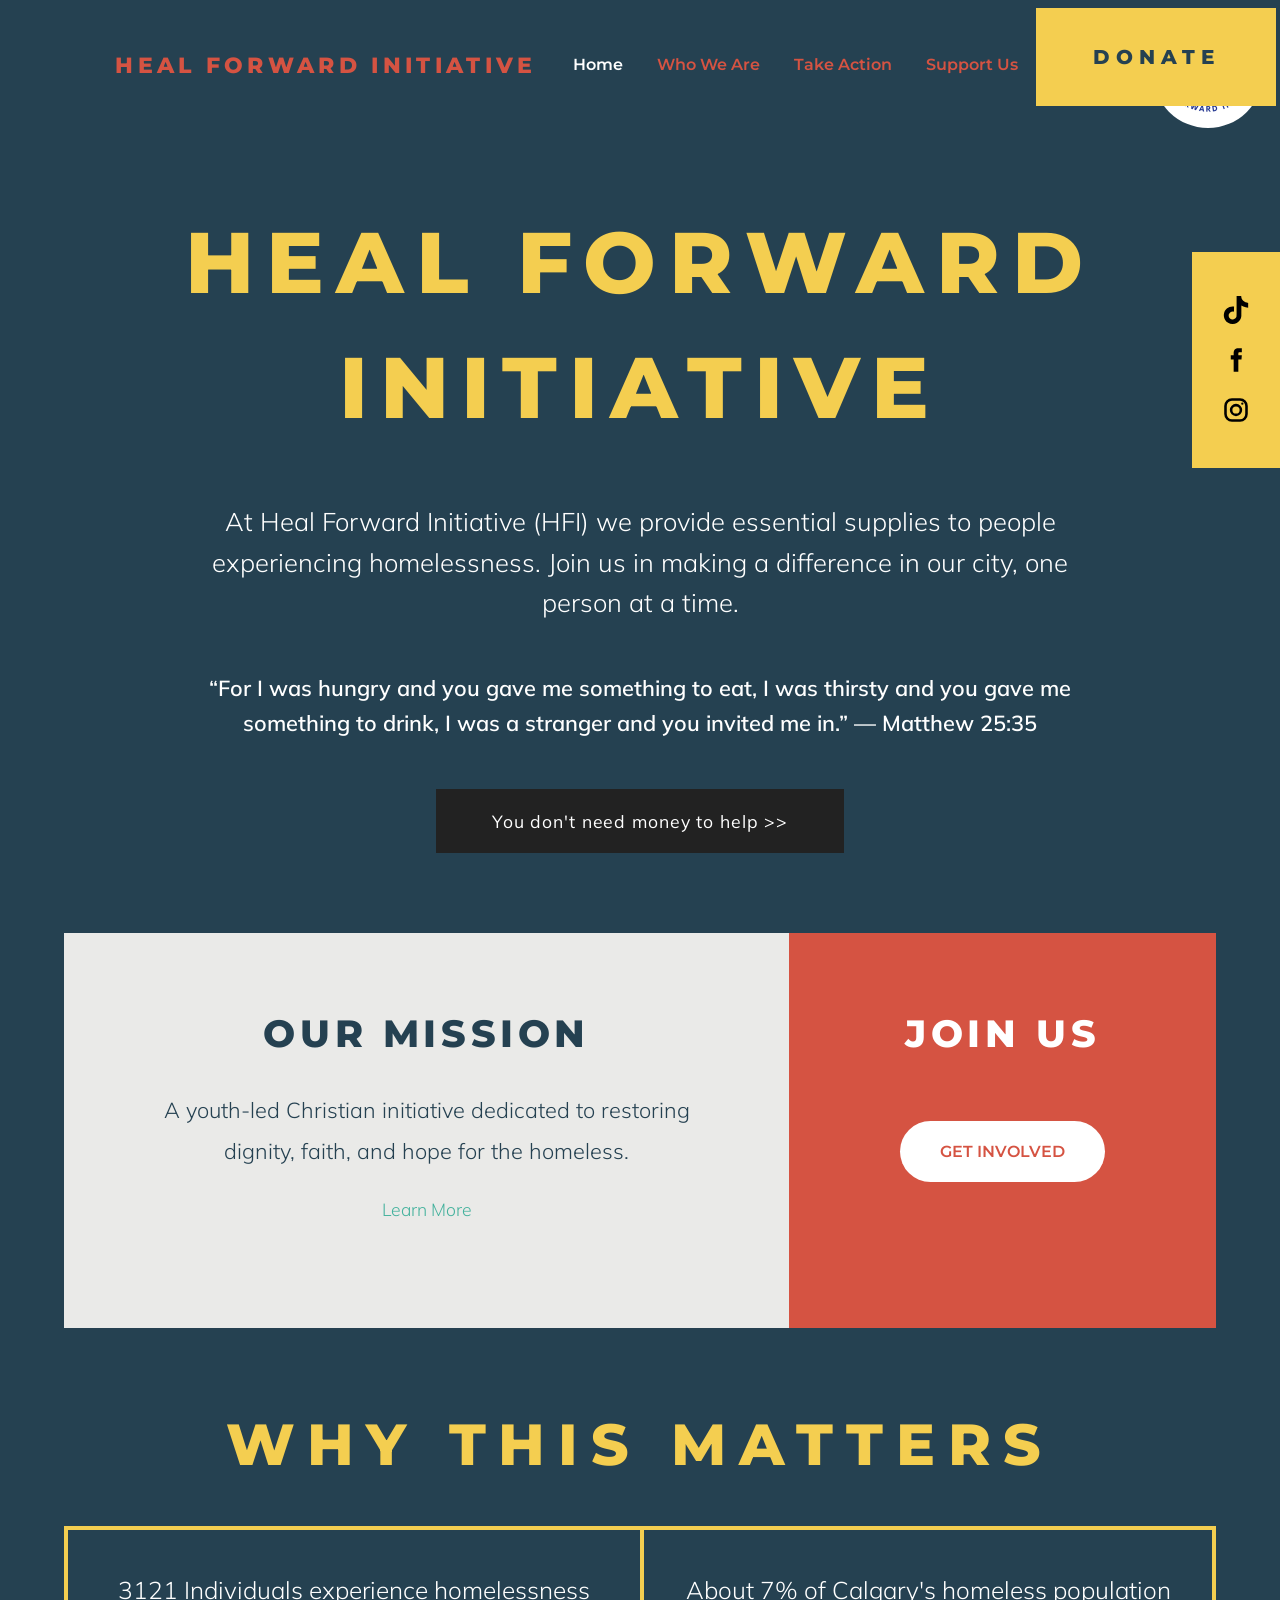
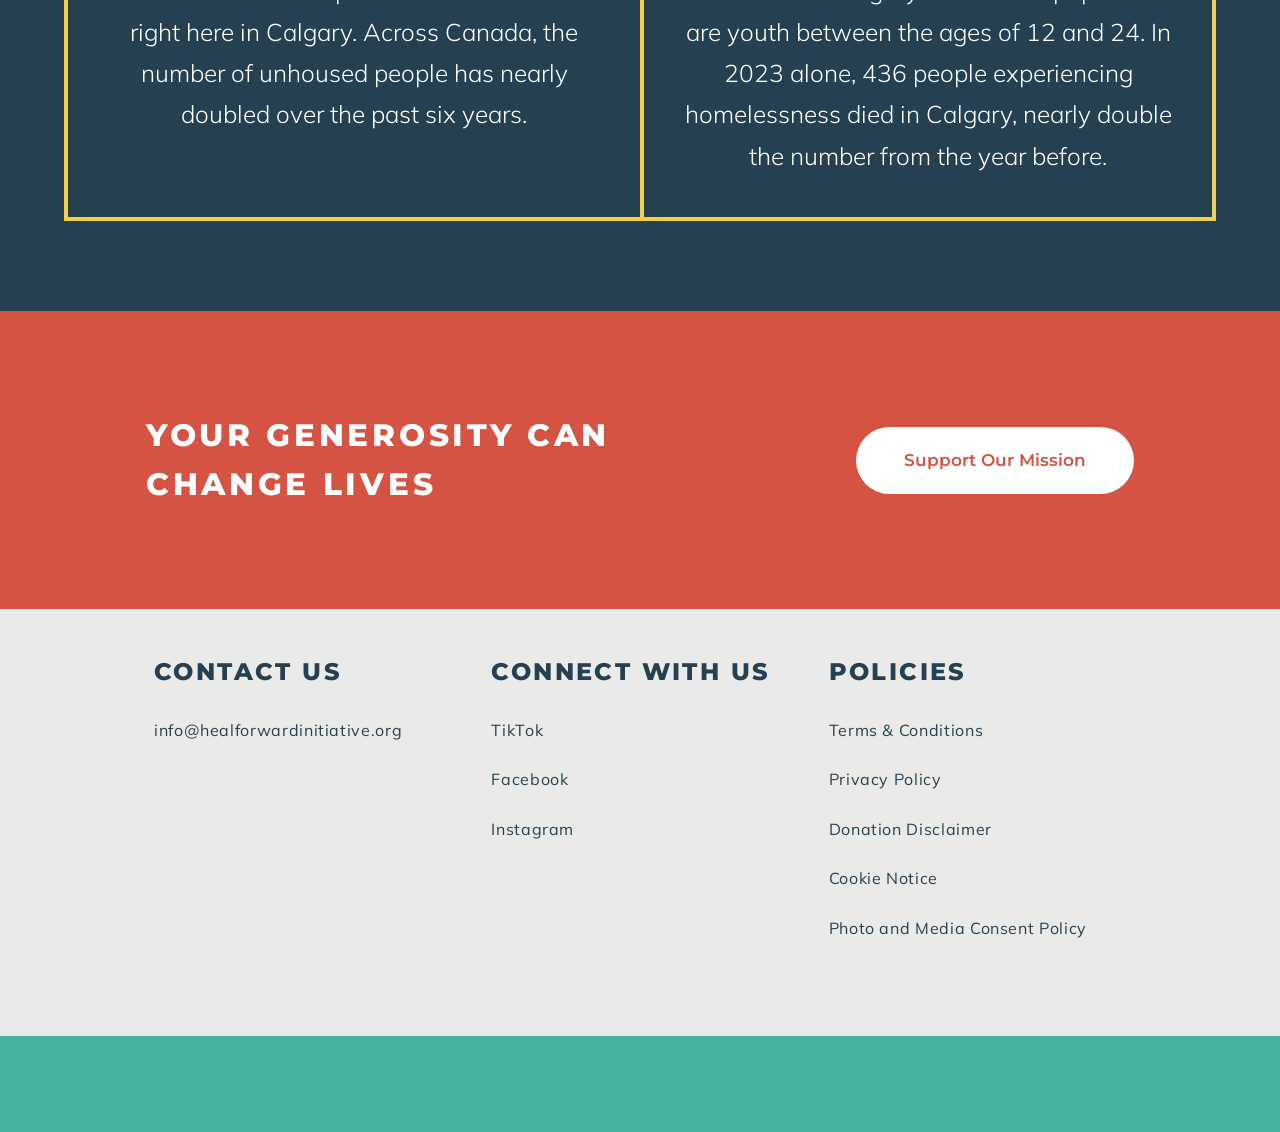
<file: index.html>
<!DOCTYPE html>
<html lang="en">
<head>
  <meta charset="utf-8">
  <meta name="viewport" content="width=device-width, initial-scale=1">
  <meta name="color-scheme" content="only light">
  <title>Heal Forward Initiative</title>
  <meta name="description" content="Heal Forward Initiative is a youth-led Christian initiative in Calgary providing essential supplies to people experiencing homelessness.">
  <!-- head-pass -->
  <link rel="canonical" href="https://www.healforwardinitiative.org/">
  <meta name="theme-color" content="#254151">
  <meta property="og:type" content="website">
  <meta property="og:site_name" content="Heal Forward Initiative">
  <meta property="og:title" content="Heal Forward Initiative">
  <meta property="og:description" content="Heal Forward Initiative is a youth-led Christian initiative in Calgary providing essential supplies to people experiencing homelessness.">
  <meta property="og:url" content="https://www.healforwardinitiative.org/">
  <meta property="og:image" content="https://www.healforwardinitiative.org/share.png">
  <meta property="og:image:width" content="1200">
  <meta property="og:image:height" content="630">
  <meta property="og:image:alt" content="Heal Forward Initiative logo with the words Restoring dignity, faith, and hope in Calgary">
  <meta name="twitter:card" content="summary_large_image">
  <!-- /head-pass -->
  <link rel="icon" href="/logo.png">
  <link rel="preconnect" href="https://fonts.googleapis.com">
  <link rel="preconnect" href="https://fonts.gstatic.com" crossorigin>
  <link href="https://fonts.googleapis.com/css2?family=Montserrat:wght@500;600;800&family=Mulish:wght@300;400;600&display=swap" rel="stylesheet">
  <link rel="stylesheet" href="/style.css">
</head>
<body>

<header class="site-header">
  <div class="header-inner">
    <a class="brand" href="/">Heal Forward Initiative</a>
    <button class="menu-btn" id="menu-btn" aria-label="Menu" aria-expanded="false" aria-controls="nav"><span></span><span></span><span></span></button>
    <nav class="nav" id="nav" aria-label="Main">
      <a href="/" class="current" aria-current="page">Home</a>
      <a href="/who-we-are/">Who We Are</a>
      <a href="/take-action/">Take Action</a>
      <a href="/support-us/">Support Us</a>
      <a href="/contact/">Contact</a>
    </nav>
    <a class="logo-link" href="/" aria-label="Heal Forward Initiative home"><img src="/logo.png" alt="Heal Forward Initiative logo" width="110" height="110"></a>
  </div>
  <a class="donate" href="/support-us/">Donate</a>
</header>

<aside class="social-bar" aria-label="Social media">
  <a href="https://www.tiktok.com/@healforwardinitiative" aria-label="TikTok"><svg viewBox="0 0 24 24" fill="currentColor"><path d="M12.525.02c1.31-.02 2.61-.01 3.91-.02.08 1.53.63 3.09 1.75 4.17 1.12 1.11 2.7 1.62 4.24 1.79v4.03c-1.44-.05-2.89-.35-4.2-.97-.57-.26-1.1-.59-1.62-.93-.01 2.92.01 5.84-.02 8.75-.08 1.4-.54 2.79-1.35 3.94-1.31 1.92-3.58 3.17-5.91 3.21-1.43.08-2.86-.31-4.08-1.03-2.02-1.19-3.44-3.37-3.65-5.71-.02-.5-.03-1-.01-1.49.18-1.9 1.12-3.72 2.58-4.96 1.66-1.44 3.98-2.13 6.15-1.72.02 1.48-.04 2.96-.04 4.44-.99-.32-2.15-.23-3.02.37-.63.41-1.11 1.04-1.36 1.75-.21.51-.15 1.07-.14 1.61.24 1.64 1.82 3.02 3.5 2.87 1.12-.01 2.19-.66 2.77-1.61.19-.33.4-.67.41-1.06.1-1.79.06-3.57.07-5.36.01-4.03-.01-8.05.02-12.07z"/></svg></a>
  <a href="https://www.facebook.com/profile.php?id=61590595524438" aria-label="Facebook"><svg viewBox="0 0 24 24" fill="currentColor"><path d="M14 8V6.5c0-.7.2-1.1 1.2-1.1H17V2h-2.8C11.2 2 10 3.7 10 6.2V8H7.5v3.5H10V22h4V11.5h2.7L17 8h-3z"/></svg></a>
  <a href="https://www.instagram.com/healforwardinitiative/" aria-label="Instagram"><svg viewBox="0 0 24 24" fill="none" stroke="currentColor" stroke-width="2.2"><rect x="3" y="3" width="18" height="18" rx="5.5"/><circle cx="12" cy="12" r="4.2"/><circle cx="17.4" cy="6.6" r="1" fill="currentColor" stroke="none"/></svg></a>
</aside>

<main>
  <section class="hero">
    <h1>Heal Forward Initiative</h1>
    <p class="lead">At Heal Forward Initiative (HFI) we provide essential supplies to people experiencing homelessness. Join us in making a difference in our city, one person at a time.</p>
    <p class="verse">&ldquo;For I was hungry and you gave me something to eat, I was thirsty and you gave me something to drink, I was a stranger and you invited me in.&rdquo; &mdash; Matthew 25:35</p>
    <a class="btn-dark" href="/take-action/">You don't need money to help &gt;&gt;</a>
  </section>

  <section class="band">
    <div class="band-mission">
      <h2>Our Mission</h2>
      <p>A youth-led Christian initiative dedicated to restoring dignity, faith, and hope for the homeless.</p>
      <a class="text-link" href="/who-we-are/">Learn More</a>
    </div>
    <div class="band-join">
      <h2>Join Us</h2>
      <a class="btn-pill" href="/support-us/">Get Involved</a>
    </div>
  </section>

  <section class="why">
    <h2>Why This Matters</h2>
    <div class="why-box">
      <p>3121 Individuals experience homelessness right here in Calgary. Across Canada, the number of unhoused people has nearly doubled over the past six years.</p>
      <p>About 7% of Calgary's homeless population are youth between the ages of 12 and 24. In 2023 alone, 436 people experiencing homelessness died in Calgary, nearly double the number from the year before.</p>
    </div>
  </section>

  <section class="cta">
    <h2>Your Generosity Can Change Lives</h2>
    <a class="btn-pill" href="/support-us/">Support Our Mission</a>
  </section>
</main>

<footer class="site-footer">
  <div class="footer-grid">
    <div>
      <h3>Contact Us</h3>
      <ul><li><a href="mailto:info@healforwardinitiative.org">info@healforwardinitiative.org</a></li></ul>
    </div>
    <div>
      <h3>Connect With Us</h3>
      <ul>
        <li><a href="https://www.tiktok.com/@healforwardinitiative">TikTok</a></li>
        <li><a href="https://www.facebook.com/profile.php?id=61590595524438">Facebook</a></li>
        <li><a href="https://www.instagram.com/healforwardinitiative/">Instagram</a></li>
      </ul>
    </div>
    <div>
      <h3>Policies</h3>
      <ul>
        <li><a href="/terms-and-conditions/">Terms &amp; Conditions</a></li>
        <li><a href="/privacy-policy/">Privacy Policy</a></li>
        <li><a href="/donation-disclaimer/">Donation Disclaimer</a></li>
        <li><a href="/cookie-notice/">Cookie Notice</a></li>
        <li><a href="/photo-and-media-consent-policy/">Photo and Media Consent Policy</a></li>
      </ul>
    </div>
  </div>
  <div class="footer-strip"></div>
</footer>

<script>
  var btn = document.getElementById('menu-btn'), nav = document.getElementById('nav');
  btn.addEventListener('click', function () {
    var open = nav.classList.toggle('open');
    btn.setAttribute('aria-expanded', open);
  });
</script>
</body>
</html>
</file>
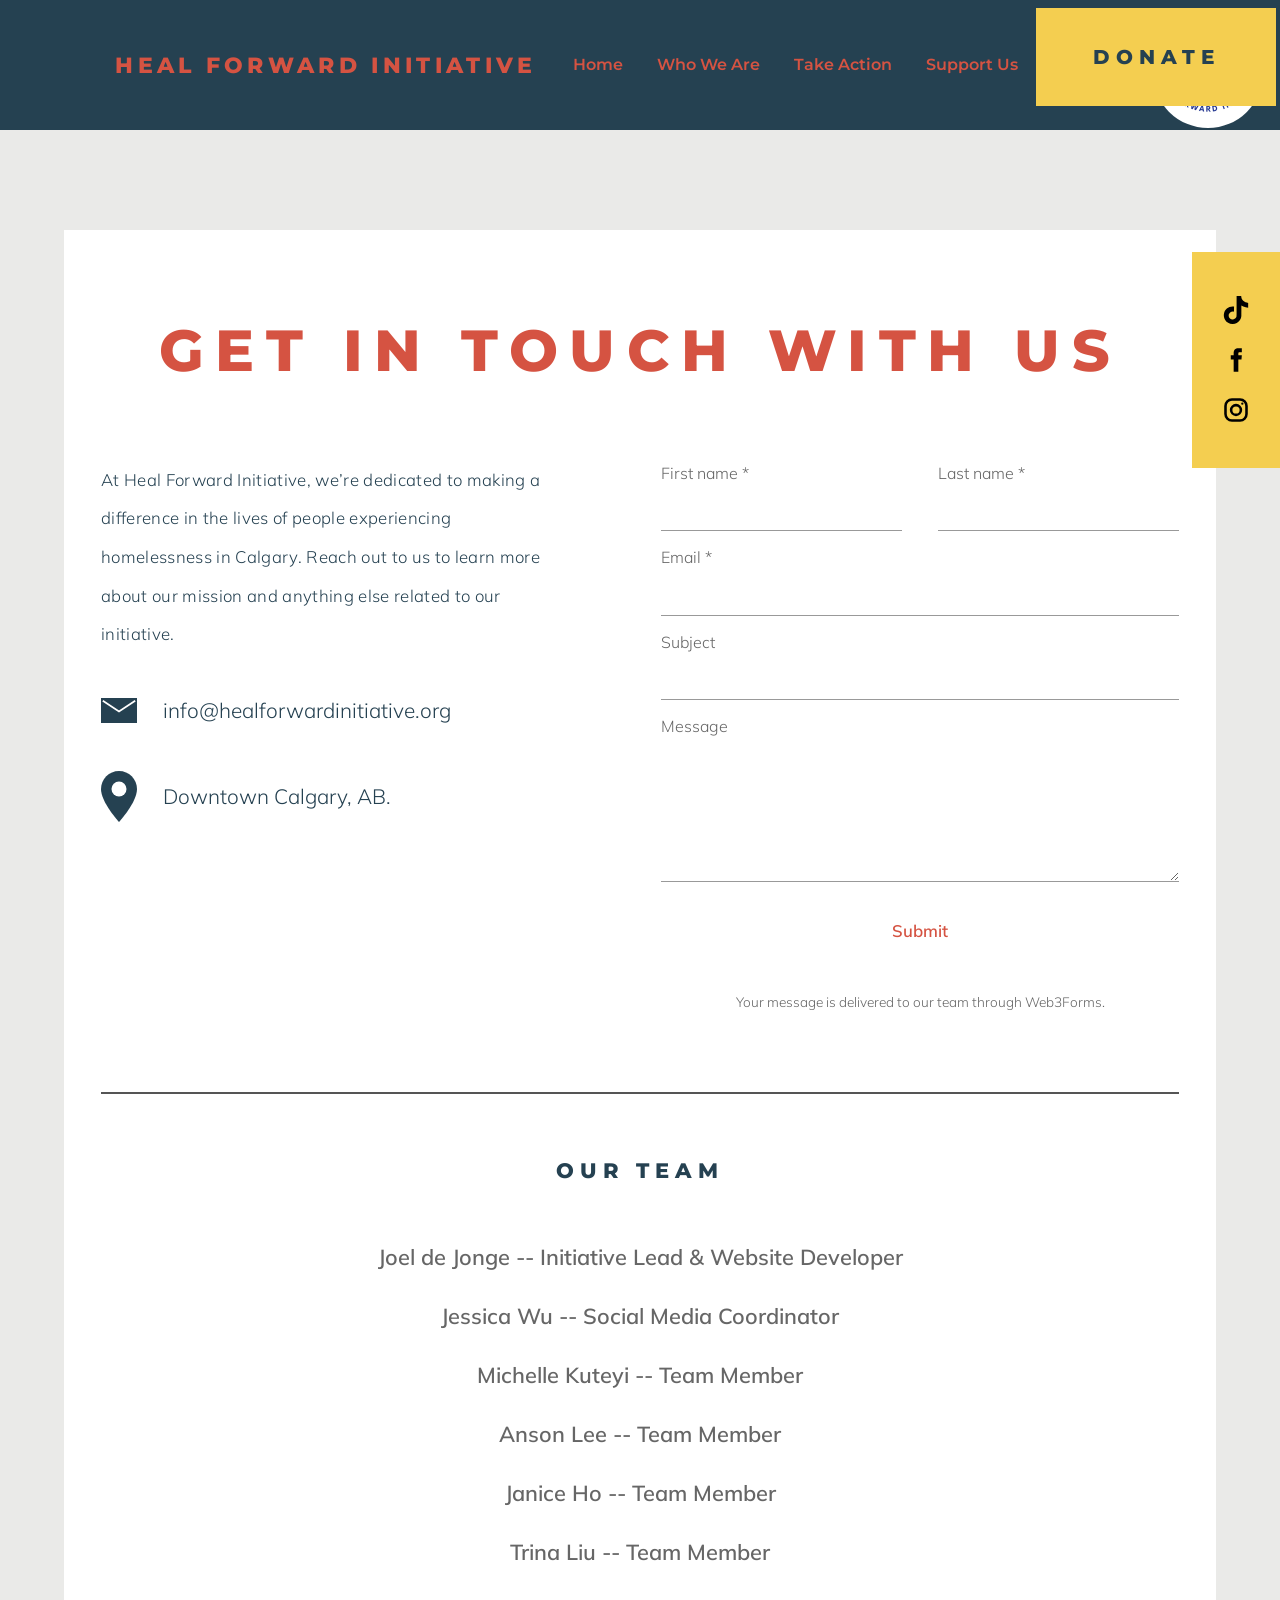
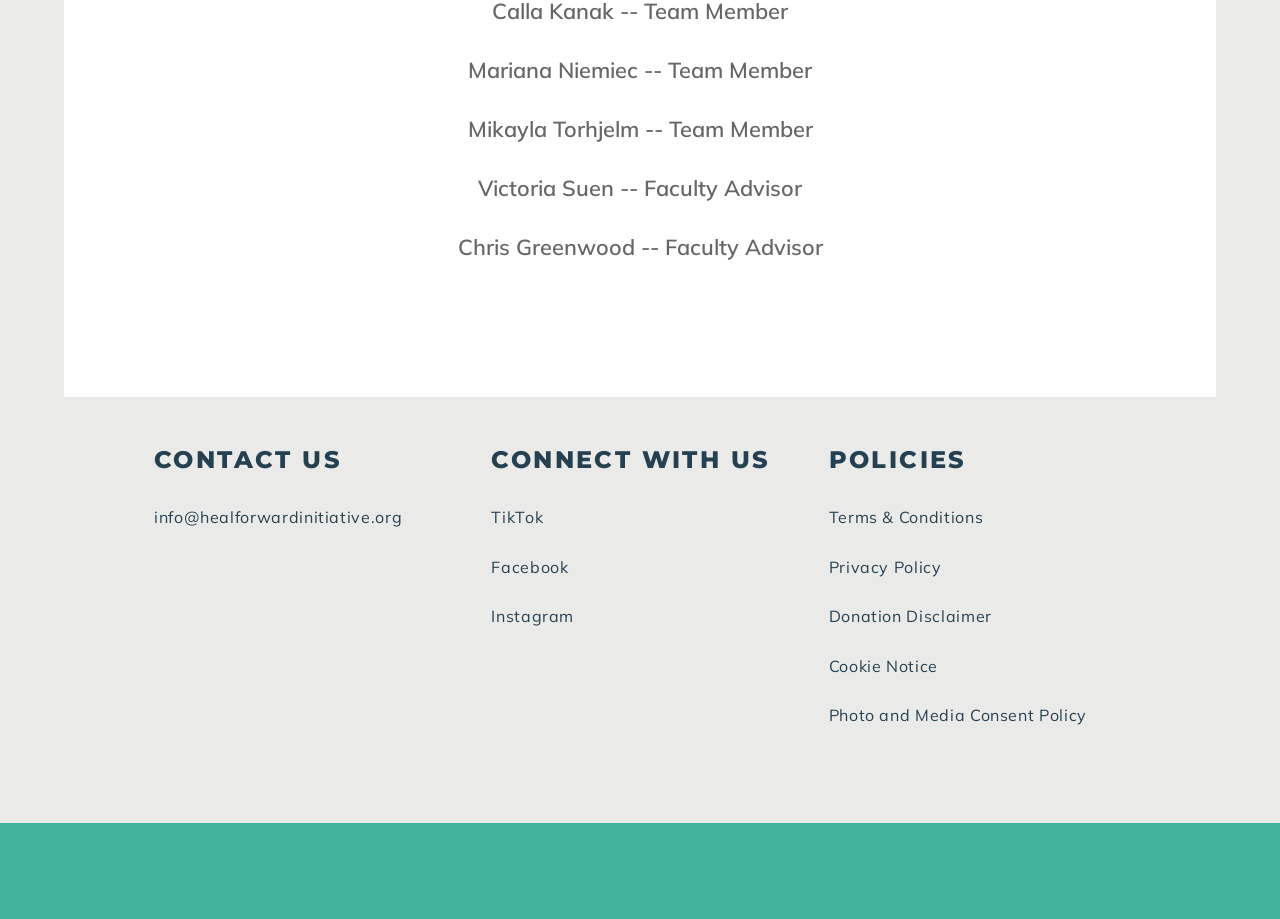
<file: contact/index.html>
<!DOCTYPE html>
<html lang="en">
<head>
  <meta charset="utf-8">
  <meta name="viewport" content="width=device-width, initial-scale=1">
  <meta name="color-scheme" content="only light">
  <title>Contact | Heal Forward Initiative</title>
  <meta name="description" content="Get in touch with HFI. We'd love to connect with donors, churches, and anyone who wants to make a difference in Calgary.">
  <!-- head-pass -->
  <link rel="canonical" href="https://www.healforwardinitiative.org/contact/">
  <meta name="theme-color" content="#254151">
  <meta property="og:type" content="website">
  <meta property="og:site_name" content="Heal Forward Initiative">
  <meta property="og:title" content="Contact | Heal Forward Initiative">
  <meta property="og:description" content="Get in touch with HFI. We'd love to connect with donors, churches, and anyone who wants to make a difference in Calgary.">
  <meta property="og:url" content="https://www.healforwardinitiative.org/contact/">
  <meta property="og:image" content="https://www.healforwardinitiative.org/share.png">
  <meta property="og:image:width" content="1200">
  <meta property="og:image:height" content="630">
  <meta property="og:image:alt" content="Heal Forward Initiative logo with the words Restoring dignity, faith, and hope in Calgary">
  <meta name="twitter:card" content="summary_large_image">
  <!-- /head-pass -->
  <link rel="icon" href="/logo.png">
  <link rel="preconnect" href="https://fonts.googleapis.com">
  <link rel="preconnect" href="https://fonts.gstatic.com" crossorigin>
  <link href="https://fonts.googleapis.com/css2?family=Montserrat:wght@500;600;800&family=Mulish:wght@300;400;600&family=Playfair+Display:ital,wght@0,400;1,400&family=Jost:wght@300&display=swap" rel="stylesheet">
  <link rel="stylesheet" href="/style.css">
  <link rel="stylesheet" href="/contact/contact.css">
</head>
<body class="ct">

<header class="site-header">
  <div class="header-inner">
    <a class="brand" href="/">Heal Forward Initiative</a>
    <button class="menu-btn" id="menu-btn" aria-label="Menu" aria-expanded="false" aria-controls="nav"><span></span><span></span><span></span></button>
    <nav class="nav" id="nav" aria-label="Main">
      <a href="/">Home</a>
      <a href="/who-we-are/">Who We Are</a>
      <a href="/take-action/">Take Action</a>
      <a href="/support-us/">Support Us</a>
      <a href="/contact/" class="current" aria-current="page">Contact</a>
    </nav>
    <a class="logo-link" href="/" aria-label="Heal Forward Initiative home"><img src="/logo.png" alt="Heal Forward Initiative logo" width="110" height="110"></a>
  </div>
  <a class="donate" href="/support-us/">Donate</a>
</header>

<aside class="social-bar" aria-label="Social media">
  <a href="https://www.tiktok.com/@healforwardinitiative" aria-label="TikTok"><svg viewBox="0 0 24 24" fill="currentColor"><path d="M12.525.02c1.31-.02 2.61-.01 3.91-.02.08 1.53.63 3.09 1.75 4.17 1.12 1.11 2.7 1.62 4.24 1.79v4.03c-1.44-.05-2.89-.35-4.2-.97-.57-.26-1.1-.59-1.62-.93-.01 2.92.01 5.84-.02 8.75-.08 1.4-.54 2.79-1.35 3.94-1.31 1.92-3.58 3.17-5.91 3.21-1.43.08-2.86-.31-4.08-1.03-2.02-1.19-3.44-3.37-3.65-5.71-.02-.5-.03-1-.01-1.49.18-1.9 1.12-3.72 2.58-4.96 1.66-1.44 3.98-2.13 6.15-1.72.02 1.48-.04 2.96-.04 4.44-.99-.32-2.15-.23-3.02.37-.63.41-1.11 1.04-1.36 1.75-.21.51-.15 1.07-.14 1.61.24 1.64 1.82 3.02 3.5 2.87 1.12-.01 2.19-.66 2.77-1.61.19-.33.4-.67.41-1.06.1-1.79.06-3.57.07-5.36.01-4.03-.01-8.05.02-12.07z"/></svg></a>
  <a href="https://www.facebook.com/profile.php?id=61590595524438" aria-label="Facebook"><svg viewBox="0 0 24 24" fill="currentColor"><path d="M14 8V6.5c0-.7.2-1.1 1.2-1.1H17V2h-2.8C11.2 2 10 3.7 10 6.2V8H7.5v3.5H10V22h4V11.5h2.7L17 8h-3z"/></svg></a>
  <a href="https://www.instagram.com/healforwardinitiative/" aria-label="Instagram"><svg viewBox="0 0 24 24" fill="none" stroke="currentColor" stroke-width="2.2"><rect x="3" y="3" width="18" height="18" rx="5.5"/><circle cx="12" cy="12" r="4.2"/><circle cx="17.4" cy="6.6" r="1" fill="currentColor" stroke="none"/></svg></a>
</aside>

<main>
  <section class="c-panel">
    <div class="c-wrap">
      <h1>Get in touch with us</h1>

      <div class="c-grid">
        <div>
          <p class="c-intro">At Heal Forward Initiative, we&rsquo;re dedicated to making a difference in the lives of people experiencing homelessness in Calgary. Reach out to us to learn more about our mission and anything else related to our initiative.</p>
          <p class="c-row">
            <svg viewBox="0 0 40 28" aria-hidden="true"><rect width="40" height="28" fill="#254151"/><path d="M2 3l18 12L38 3" fill="none" stroke="#fff" stroke-width="2"/></svg>
            <a href="mailto:info@healforwardinitiative.org">info@healforwardinitiative.org</a>
          </p>
          <p class="c-row">
            <svg viewBox="0 0 24 34" aria-hidden="true"><path d="M12 0C5.4 0 0 5.4 0 12c0 9 12 22 12 22s12-13 12-22C24 5.4 18.6 0 12 0z" fill="#254151"/><circle cx="12" cy="12" r="5" fill="#fff"/></svg>
            <span>Downtown Calgary, AB.</span>
          </p>
        </div>

        <form class="c-form" id="contact-form" action="https://api.web3forms.com/submit" method="POST">
          <input type="hidden" name="access_key" value="bcdc4eac-b3b6-4b79-a6b6-0e1a61b65789">
          <input type="hidden" name="from_name" value="Heal Forward Initiative website">
          <input type="checkbox" name="botcheck" style="display:none" tabindex="-1" autocomplete="off">
          <div class="pair">
            <div class="f"><label for="fn">First name *</label><input id="fn" name="first_name" type="text" required autocomplete="given-name"></div>
            <div class="f"><label for="ln">Last name *</label><input id="ln" name="last_name" type="text" required autocomplete="family-name"></div>
          </div>
          <div class="f"><label for="em">Email *</label><input id="em" name="email" type="email" required autocomplete="email"></div>
          <div class="f"><label for="sj">Subject</label><input id="sj" name="subject" type="text"></div>
          <div class="f"><label for="ms">Message</label><textarea id="ms" name="message"></textarea></div>
          <button class="c-send" id="send" type="submit">Submit</button>
          <p class="c-status" id="form-status" role="status"></p>
          <p class="c-note">Your message is delivered to our team through Web3Forms.</p>
        </form>
      </div>

      <hr class="c-rule">

      <h2>Our Team</h2>
      <ul class="team">
        <li>Joel de Jonge -- Initiative Lead &amp; Website Developer</li>
        <li>Jessica Wu -- Social Media Coordinator</li>
        <li>Michelle Kuteyi -- Team Member</li>
        <li>Anson Lee -- Team Member</li>
        <li>Janice Ho -- Team Member</li>
        <li>Trina Liu -- Team Member</li>
        <li>Calla Kanak -- Team Member</li>
        <li>Mariana Niemiec -- Team Member</li>
        <li>Mikayla Torhjelm -- Team Member</li>
        <li>Victoria Suen -- Faculty Advisor</li>
        <li>Chris Greenwood -- Faculty Advisor</li>
      </ul>
    </div>
  </section>
</main>

<footer class="site-footer">
  <div class="footer-grid">
    <div>
      <h3>Contact Us</h3>
      <ul><li><a href="mailto:info@healforwardinitiative.org">info@healforwardinitiative.org</a></li></ul>
    </div>
    <div>
      <h3>Connect With Us</h3>
      <ul>
        <li><a href="https://www.tiktok.com/@healforwardinitiative">TikTok</a></li>
        <li><a href="https://www.facebook.com/profile.php?id=61590595524438">Facebook</a></li>
        <li><a href="https://www.instagram.com/healforwardinitiative/">Instagram</a></li>
      </ul>
    </div>
    <div>
      <h3>Policies</h3>
      <ul>
        <li><a href="/terms-and-conditions/">Terms &amp; Conditions</a></li>
        <li><a href="/privacy-policy/">Privacy Policy</a></li>
        <li><a href="/donation-disclaimer/">Donation Disclaimer</a></li>
        <li><a href="/cookie-notice/">Cookie Notice</a></li>
        <li><a href="/photo-and-media-consent-policy/">Photo and Media Consent Policy</a></li>
      </ul>
    </div>
  </div>
  <div class="footer-strip"></div>
</footer>

<script>
  var btn = document.getElementById('menu-btn'), nav = document.getElementById('nav');
  btn.addEventListener('click', function () {
    var open = nav.classList.toggle('open');
    btn.setAttribute('aria-expanded', open);
  });

  var form = document.getElementById('contact-form'),
      status = document.getElementById('form-status'),
      send = document.getElementById('send');
  form.addEventListener('submit', function (e) {
    e.preventDefault();
    var fd = new FormData(form);
    fd.set('name', (fd.get('first_name') + ' ' + fd.get('last_name')).trim());
    if (!fd.get('subject')) fd.set('subject', 'New message from the HFI website');
    send.disabled = true; send.textContent = 'Sending...'; status.textContent = '';
    fetch('https://api.web3forms.com/submit', { method: 'POST', body: fd })
      .then(function (r) { return r.json(); })
      .then(function (d) {
        if (d.success) { status.textContent = 'Thank you! Your message has been sent.'; form.reset(); }
        else { status.textContent = 'Something went wrong. Please email us at info@healforwardinitiative.org.'; }
      })
      .catch(function () { status.textContent = 'Something went wrong. Please email us at info@healforwardinitiative.org.'; })
      .then(function () { send.disabled = false; send.textContent = 'Submit'; });
  });
</script>
</body>
</html>
</file>
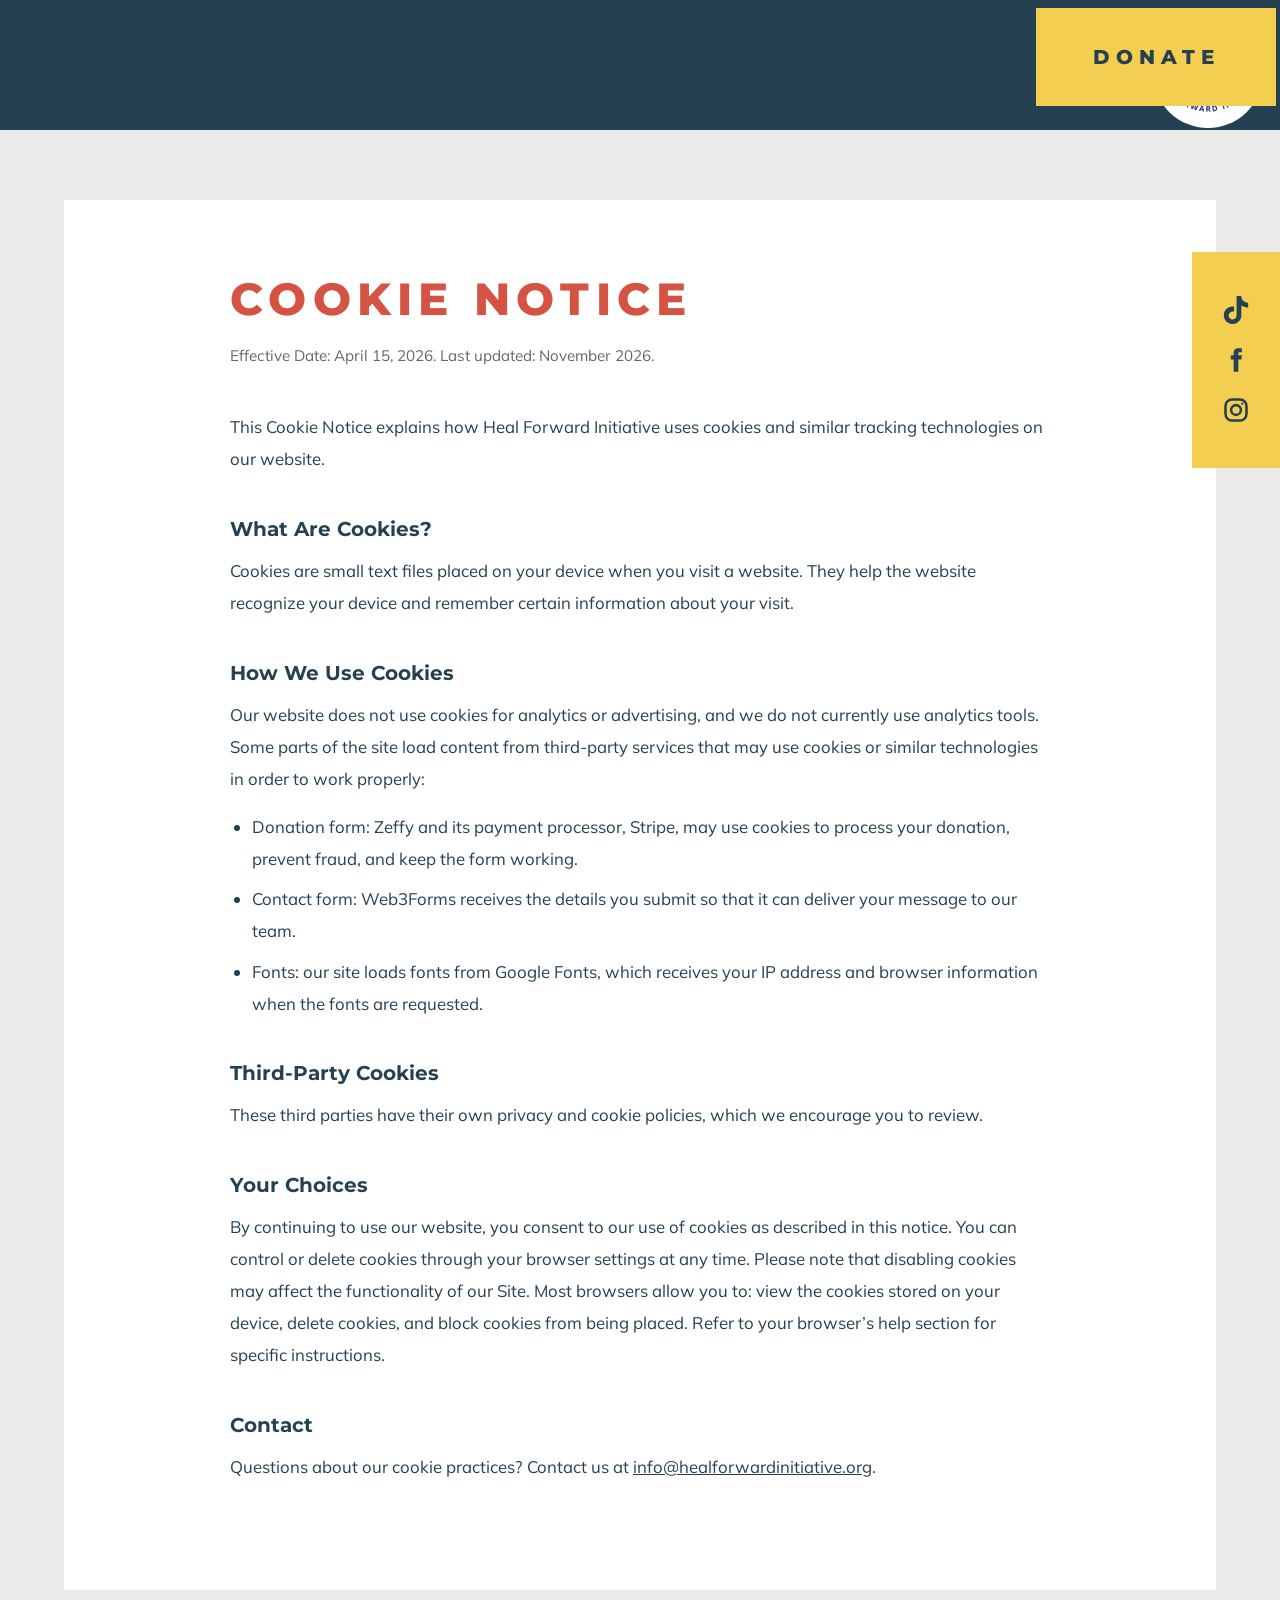
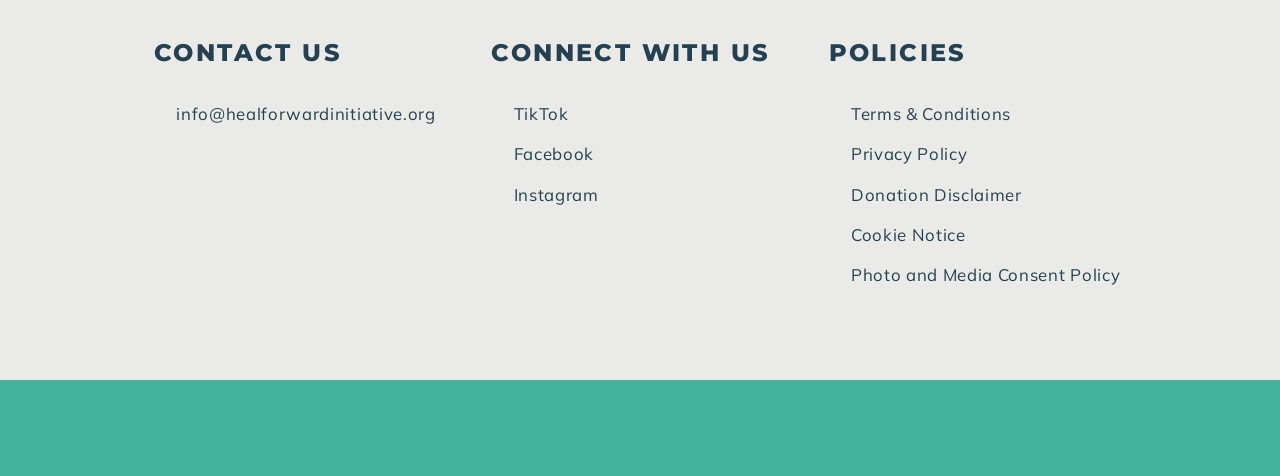
<file: cookie-notice/index.html>
<!DOCTYPE html>
<html lang="en">
<head>
  <meta charset="utf-8">
  <meta name="viewport" content="width=device-width, initial-scale=1">
  <meta name="color-scheme" content="only light">
  <meta name="robots" content="noindex">
  <title>Cookie Notice | Heal Forward Initiative</title>
  <meta name="description" content="How Heal Forward Initiative uses cookies and similar technologies on its website.">
  <link rel="icon" href="/logo.png">
  <link rel="preconnect" href="https://fonts.googleapis.com">
  <link rel="preconnect" href="https://fonts.gstatic.com" crossorigin>
  <link href="https://fonts.googleapis.com/css2?family=Montserrat:wght@500;600;700;800&family=Mulish:wght@300;400;600&display=swap" rel="stylesheet">
  <link rel="stylesheet" href="/style.css">
  <style>
body.pol{background:var(--gray);color:var(--blue)}
.pol main{padding:70px 0 0}
.pol-panel{background:#fff;margin:0 5%;padding:70px 24px 90px}
.pol-wrap{max-width:820px;margin:0 auto}
.pol h1{font-size:clamp(1.8rem,4vw,2.8rem);letter-spacing:.14em;color:var(--red);line-height:1.3;margin:0 0 14px}
.pol .eff{font-size:.95rem;color:#666;margin:0 0 40px}
.pol h2{font:700 1.25rem/1.4 var(--head);text-transform:none;letter-spacing:0;color:var(--blue);margin:40px 0 12px}
.pol p,.pol li{font-size:1.05rem;line-height:1.9;margin:0 0 1em;font-weight:400}
.pol ul{margin:0 0 1.2em;padding-left:1.4em}
.pol li{margin-bottom:.5em}
.pol a{color:var(--blue)}
@media(max-width:1100px){.pol main{padding-top:0}.pol-panel{margin:0;padding:40px 20px 60px}}
  </style>
</head>
<body class="pol">

<header class="site-header">
  <div class="header-inner">
    <a class="brand" href="/">Heal Forward Initiative</a>
    <button class="menu-btn" id="menu-btn" aria-label="Menu" aria-expanded="false" aria-controls="nav"><span></span><span></span><span></span></button>
    <nav class="nav" id="nav" aria-label="Main">
      <a href="/">Home</a>
      <a href="/who-we-are/">Who We Are</a>
      <a href="/take-action/">Take Action</a>
      <a href="/support-us/">Support Us</a>
      <a href="/contact/">Contact</a>
    </nav>
    <a class="logo-link" href="/" aria-label="Heal Forward Initiative home"><img src="/logo.png" alt="Heal Forward Initiative logo" width="110" height="110"></a>
  </div>
  <a class="donate" href="/support-us/">Donate</a>
</header>

<aside class="social-bar" aria-label="Social media">
  <a href="https://www.tiktok.com/@healforwardinitiative" aria-label="TikTok"><svg viewBox="0 0 24 24" fill="currentColor"><path d="M12.525.02c1.31-.02 2.61-.01 3.91-.02.08 1.53.63 3.09 1.75 4.17 1.12 1.11 2.7 1.62 4.24 1.79v4.03c-1.44-.05-2.89-.35-4.2-.97-.57-.26-1.1-.59-1.62-.93-.01 2.92.01 5.84-.02 8.75-.08 1.4-.54 2.79-1.35 3.94-1.31 1.92-3.58 3.17-5.91 3.21-1.43.08-2.86-.31-4.08-1.03-2.02-1.19-3.44-3.37-3.65-5.71-.02-.5-.03-1-.01-1.49.18-1.9 1.12-3.72 2.58-4.96 1.66-1.44 3.98-2.13 6.15-1.72.02 1.48-.04 2.96-.04 4.44-.99-.32-2.15-.23-3.02.37-.63.41-1.11 1.04-1.36 1.75-.21.51-.15 1.07-.14 1.61.24 1.64 1.82 3.02 3.5 2.87 1.12-.01 2.19-.66 2.77-1.61.19-.33.4-.67.41-1.06.1-1.79.06-3.57.07-5.36.01-4.03-.01-8.05.02-12.07z"/></svg></a>
  <a href="https://www.facebook.com/profile.php?id=61590595524438" aria-label="Facebook"><svg viewBox="0 0 24 24" fill="currentColor"><path d="M14 8V6.5c0-.7.2-1.1 1.2-1.1H17V2h-2.8C11.2 2 10 3.7 10 6.2V8H7.5v3.5H10V22h4V11.5h2.7L17 8h-3z"/></svg></a>
  <a href="https://www.instagram.com/healforwardinitiative/" aria-label="Instagram"><svg viewBox="0 0 24 24" fill="none" stroke="currentColor" stroke-width="2.2"><rect x="3" y="3" width="18" height="18" rx="5.5"/><circle cx="12" cy="12" r="4.2"/><circle cx="17.4" cy="6.6" r="1" fill="currentColor" stroke="none"/></svg></a>
</aside>

<main>
  <section class="pol-panel">
    <div class="pol-wrap">
      <h1>Cookie Notice</h1>
      <p class="eff">Effective Date: April 15, 2026. Last updated: November 2026.</p>
      <p>This Cookie Notice explains how Heal Forward Initiative uses cookies and similar tracking technologies on our website.</p>
      <h2>What Are Cookies?</h2>
      <p>Cookies are small text files placed on your device when you visit a website. They help the website recognize your device and remember certain information about your visit.</p>
      <h2>How We Use Cookies</h2>
      <p>Our website does not use cookies for analytics or advertising, and we do not currently use analytics tools. Some parts of the site load content from third-party services that may use cookies or similar technologies in order to work properly:</p>
      <ul>
        <li>Donation form: Zeffy and its payment processor, Stripe, may use cookies to process your donation, prevent fraud, and keep the form working.</li>
        <li>Contact form: Web3Forms receives the details you submit so that it can deliver your message to our team.</li>
        <li>Fonts: our site loads fonts from Google Fonts, which receives your IP address and browser information when the fonts are requested.</li>
      </ul>
      <h2>Third-Party Cookies</h2>
      <p>These third parties have their own privacy and cookie policies, which we encourage you to review.</p>
      <h2>Your Choices</h2>
      <p>By continuing to use our website, you consent to our use of cookies as described in this notice. You can control or delete cookies through your browser settings at any time. Please note that disabling cookies may affect the functionality of our Site. Most browsers allow you to: view the cookies stored on your device, delete cookies, and block cookies from being placed. Refer to your browser’s help section for specific instructions.</p>
      <h2>Contact</h2>
      <p>Questions about our cookie practices? Contact us at <a href="mailto:info@healforwardinitiative.org">info@healforwardinitiative.org</a>.</p>
    </div>
  </section>
</main>

<footer class="site-footer">
  <div class="footer-grid">
    <div>
      <h3>Contact Us</h3>
      <ul><li><a href="mailto:info@healforwardinitiative.org">info@healforwardinitiative.org</a></li></ul>
    </div>
    <div>
      <h3>Connect With Us</h3>
      <ul>
        <li><a href="https://www.tiktok.com/@healforwardinitiative">TikTok</a></li>
        <li><a href="https://www.facebook.com/profile.php?id=61590595524438">Facebook</a></li>
        <li><a href="https://www.instagram.com/healforwardinitiative/">Instagram</a></li>
      </ul>
    </div>
    <div>
      <h3>Policies</h3>
      <ul>
        <li><a href="/terms-and-conditions/">Terms &amp; Conditions</a></li>
        <li><a href="/privacy-policy/">Privacy Policy</a></li>
        <li><a href="/donation-disclaimer/">Donation Disclaimer</a></li>
        <li><a href="/cookie-notice/">Cookie Notice</a></li>
        <li><a href="/photo-and-media-consent-policy/">Photo and Media Consent Policy</a></li>
      </ul>
    </div>
  </div>
  <div class="footer-strip"></div>
</footer>

<script>
  var btn = document.getElementById('menu-btn'), nav = document.getElementById('nav');
  btn.addEventListener('click', function () {
    var open = nav.classList.toggle('open');
    btn.setAttribute('aria-expanded', open);
  });
</script>
</body>
</html>
</file>
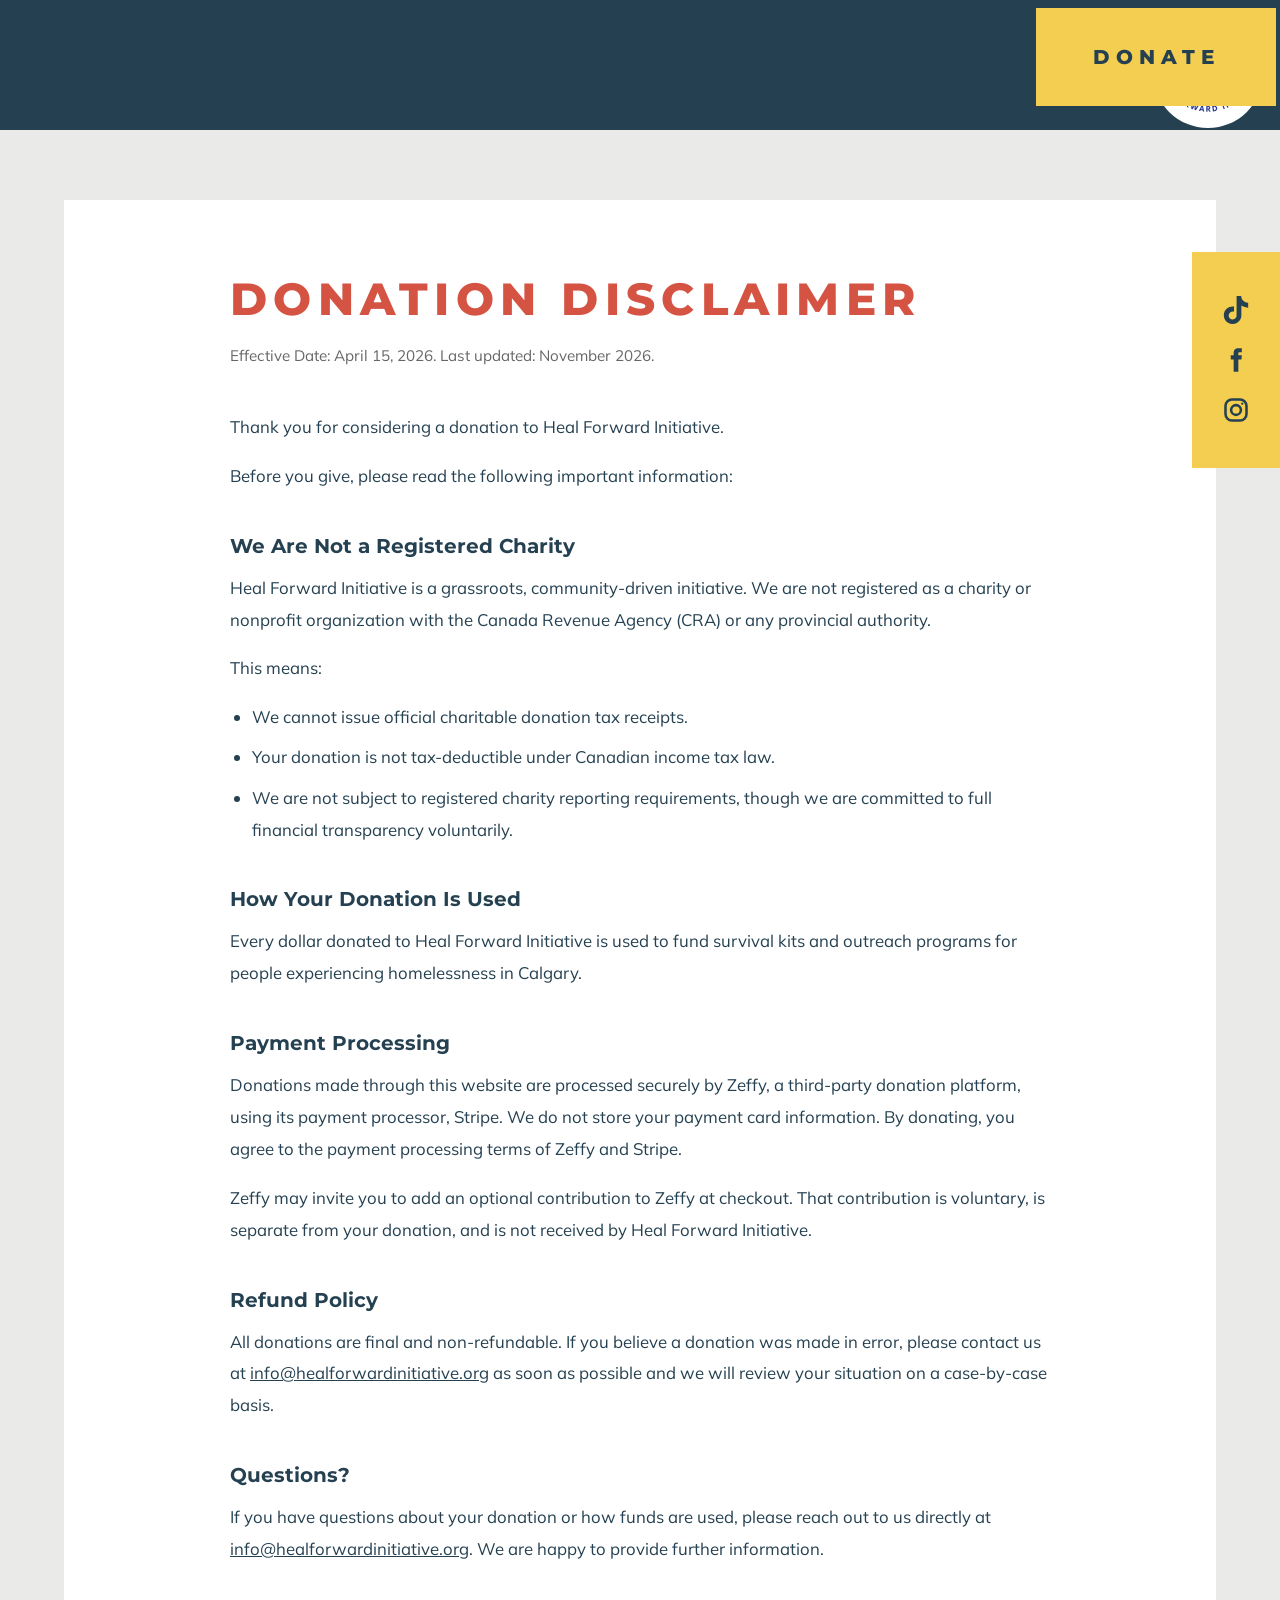
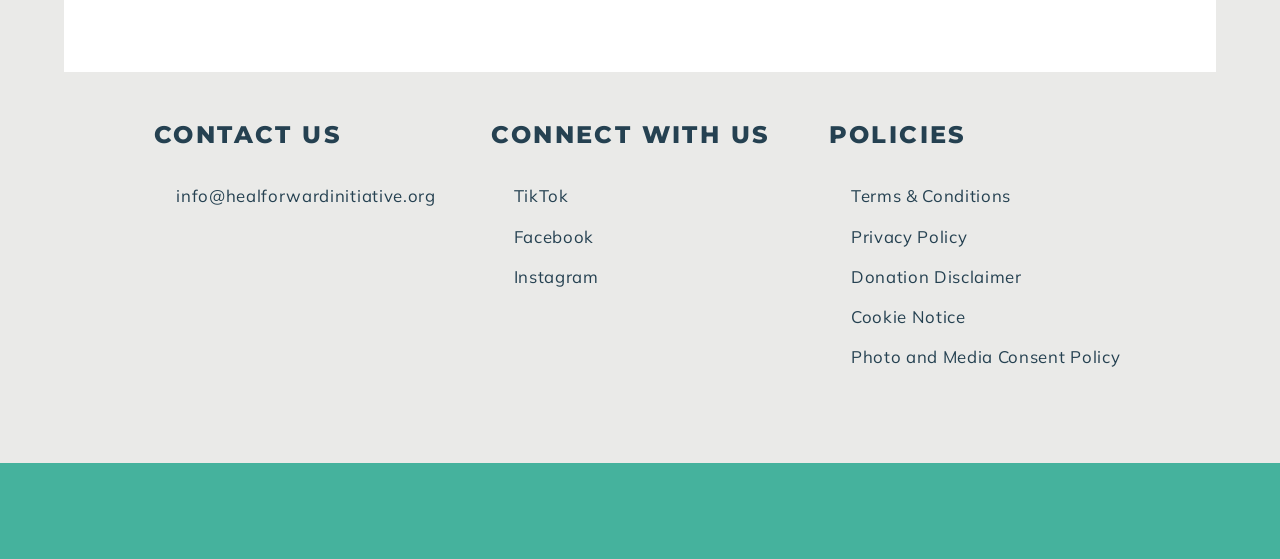
<file: donation-disclaimer/index.html>
<!DOCTYPE html>
<html lang="en">
<head>
  <meta charset="utf-8">
  <meta name="viewport" content="width=device-width, initial-scale=1">
  <meta name="color-scheme" content="only light">
  <meta name="robots" content="noindex">
  <title>Donation Disclaimer | Heal Forward Initiative</title>
  <meta name="description" content="Important information to read before you donate to Heal Forward Initiative.">
  <link rel="icon" href="/logo.png">
  <link rel="preconnect" href="https://fonts.googleapis.com">
  <link rel="preconnect" href="https://fonts.gstatic.com" crossorigin>
  <link href="https://fonts.googleapis.com/css2?family=Montserrat:wght@500;600;700;800&family=Mulish:wght@300;400;600&display=swap" rel="stylesheet">
  <link rel="stylesheet" href="/style.css">
  <style>
body.pol{background:var(--gray);color:var(--blue)}
.pol main{padding:70px 0 0}
.pol-panel{background:#fff;margin:0 5%;padding:70px 24px 90px}
.pol-wrap{max-width:820px;margin:0 auto}
.pol h1{font-size:clamp(1.8rem,4vw,2.8rem);letter-spacing:.14em;color:var(--red);line-height:1.3;margin:0 0 14px}
.pol .eff{font-size:.95rem;color:#666;margin:0 0 40px}
.pol h2{font:700 1.25rem/1.4 var(--head);text-transform:none;letter-spacing:0;color:var(--blue);margin:40px 0 12px}
.pol p,.pol li{font-size:1.05rem;line-height:1.9;margin:0 0 1em;font-weight:400}
.pol ul{margin:0 0 1.2em;padding-left:1.4em}
.pol li{margin-bottom:.5em}
.pol a{color:var(--blue)}
@media(max-width:1100px){.pol main{padding-top:0}.pol-panel{margin:0;padding:40px 20px 60px}}
  </style>
</head>
<body class="pol">

<header class="site-header">
  <div class="header-inner">
    <a class="brand" href="/">Heal Forward Initiative</a>
    <button class="menu-btn" id="menu-btn" aria-label="Menu" aria-expanded="false" aria-controls="nav"><span></span><span></span><span></span></button>
    <nav class="nav" id="nav" aria-label="Main">
      <a href="/">Home</a>
      <a href="/who-we-are/">Who We Are</a>
      <a href="/take-action/">Take Action</a>
      <a href="/support-us/">Support Us</a>
      <a href="/contact/">Contact</a>
    </nav>
    <a class="logo-link" href="/" aria-label="Heal Forward Initiative home"><img src="/logo.png" alt="Heal Forward Initiative logo" width="110" height="110"></a>
  </div>
  <a class="donate" href="/support-us/">Donate</a>
</header>

<aside class="social-bar" aria-label="Social media">
  <a href="https://www.tiktok.com/@healforwardinitiative" aria-label="TikTok"><svg viewBox="0 0 24 24" fill="currentColor"><path d="M12.525.02c1.31-.02 2.61-.01 3.91-.02.08 1.53.63 3.09 1.75 4.17 1.12 1.11 2.7 1.62 4.24 1.79v4.03c-1.44-.05-2.89-.35-4.2-.97-.57-.26-1.1-.59-1.62-.93-.01 2.92.01 5.84-.02 8.75-.08 1.4-.54 2.79-1.35 3.94-1.31 1.92-3.58 3.17-5.91 3.21-1.43.08-2.86-.31-4.08-1.03-2.02-1.19-3.44-3.37-3.65-5.71-.02-.5-.03-1-.01-1.49.18-1.9 1.12-3.72 2.58-4.96 1.66-1.44 3.98-2.13 6.15-1.72.02 1.48-.04 2.96-.04 4.44-.99-.32-2.15-.23-3.02.37-.63.41-1.11 1.04-1.36 1.75-.21.51-.15 1.07-.14 1.61.24 1.64 1.82 3.02 3.5 2.87 1.12-.01 2.19-.66 2.77-1.61.19-.33.4-.67.41-1.06.1-1.79.06-3.57.07-5.36.01-4.03-.01-8.05.02-12.07z"/></svg></a>
  <a href="https://www.facebook.com/profile.php?id=61590595524438" aria-label="Facebook"><svg viewBox="0 0 24 24" fill="currentColor"><path d="M14 8V6.5c0-.7.2-1.1 1.2-1.1H17V2h-2.8C11.2 2 10 3.7 10 6.2V8H7.5v3.5H10V22h4V11.5h2.7L17 8h-3z"/></svg></a>
  <a href="https://www.instagram.com/healforwardinitiative/" aria-label="Instagram"><svg viewBox="0 0 24 24" fill="none" stroke="currentColor" stroke-width="2.2"><rect x="3" y="3" width="18" height="18" rx="5.5"/><circle cx="12" cy="12" r="4.2"/><circle cx="17.4" cy="6.6" r="1" fill="currentColor" stroke="none"/></svg></a>
</aside>

<main>
  <section class="pol-panel">
    <div class="pol-wrap">
      <h1>Donation Disclaimer</h1>
      <p class="eff">Effective Date: April 15, 2026. Last updated: November 2026.</p>
      <p>Thank you for considering a donation to Heal Forward Initiative.</p>
      <p>Before you give, please read the following important information:</p>
      <h2>We Are Not a Registered Charity</h2>
      <p>Heal Forward Initiative is a grassroots, community-driven initiative. We are not registered as a charity or nonprofit organization with the Canada Revenue Agency (CRA) or any provincial authority.</p>
      <p>This means:</p>
      <ul>
        <li>We cannot issue official charitable donation tax receipts.</li>
        <li>Your donation is not tax-deductible under Canadian income tax law.</li>
        <li>We are not subject to registered charity reporting requirements, though we are committed to full financial transparency voluntarily.</li>
      </ul>
      <h2>How Your Donation Is Used</h2>
      <p>Every dollar donated to Heal Forward Initiative is used to fund survival kits and outreach programs for people experiencing homelessness in Calgary.</p>
      <h2>Payment Processing</h2>
      <p>Donations made through this website are processed securely by Zeffy, a third-party donation platform, using its payment processor, Stripe. We do not store your payment card information. By donating, you agree to the payment processing terms of Zeffy and Stripe.</p>
      <p>Zeffy may invite you to add an optional contribution to Zeffy at checkout. That contribution is voluntary, is separate from your donation, and is not received by Heal Forward Initiative.</p>
      <h2>Refund Policy</h2>
      <p>All donations are final and non-refundable. If you believe a donation was made in error, please contact us at <a href="mailto:info@healforwardinitiative.org">info@healforwardinitiative.org</a> as soon as possible and we will review your situation on a case-by-case basis.</p>
      <h2>Questions?</h2>
      <p>If you have questions about your donation or how funds are used, please reach out to us directly at <a href="mailto:info@healforwardinitiative.org">info@healforwardinitiative.org</a>. We are happy to provide further information.</p>
    </div>
  </section>
</main>

<footer class="site-footer">
  <div class="footer-grid">
    <div>
      <h3>Contact Us</h3>
      <ul><li><a href="mailto:info@healforwardinitiative.org">info@healforwardinitiative.org</a></li></ul>
    </div>
    <div>
      <h3>Connect With Us</h3>
      <ul>
        <li><a href="https://www.tiktok.com/@healforwardinitiative">TikTok</a></li>
        <li><a href="https://www.facebook.com/profile.php?id=61590595524438">Facebook</a></li>
        <li><a href="https://www.instagram.com/healforwardinitiative/">Instagram</a></li>
      </ul>
    </div>
    <div>
      <h3>Policies</h3>
      <ul>
        <li><a href="/terms-and-conditions/">Terms &amp; Conditions</a></li>
        <li><a href="/privacy-policy/">Privacy Policy</a></li>
        <li><a href="/donation-disclaimer/">Donation Disclaimer</a></li>
        <li><a href="/cookie-notice/">Cookie Notice</a></li>
        <li><a href="/photo-and-media-consent-policy/">Photo and Media Consent Policy</a></li>
      </ul>
    </div>
  </div>
  <div class="footer-strip"></div>
</footer>

<script>
  var btn = document.getElementById('menu-btn'), nav = document.getElementById('nav');
  btn.addEventListener('click', function () {
    var open = nav.classList.toggle('open');
    btn.setAttribute('aria-expanded', open);
  });
</script>
</body>
</html>
</file>
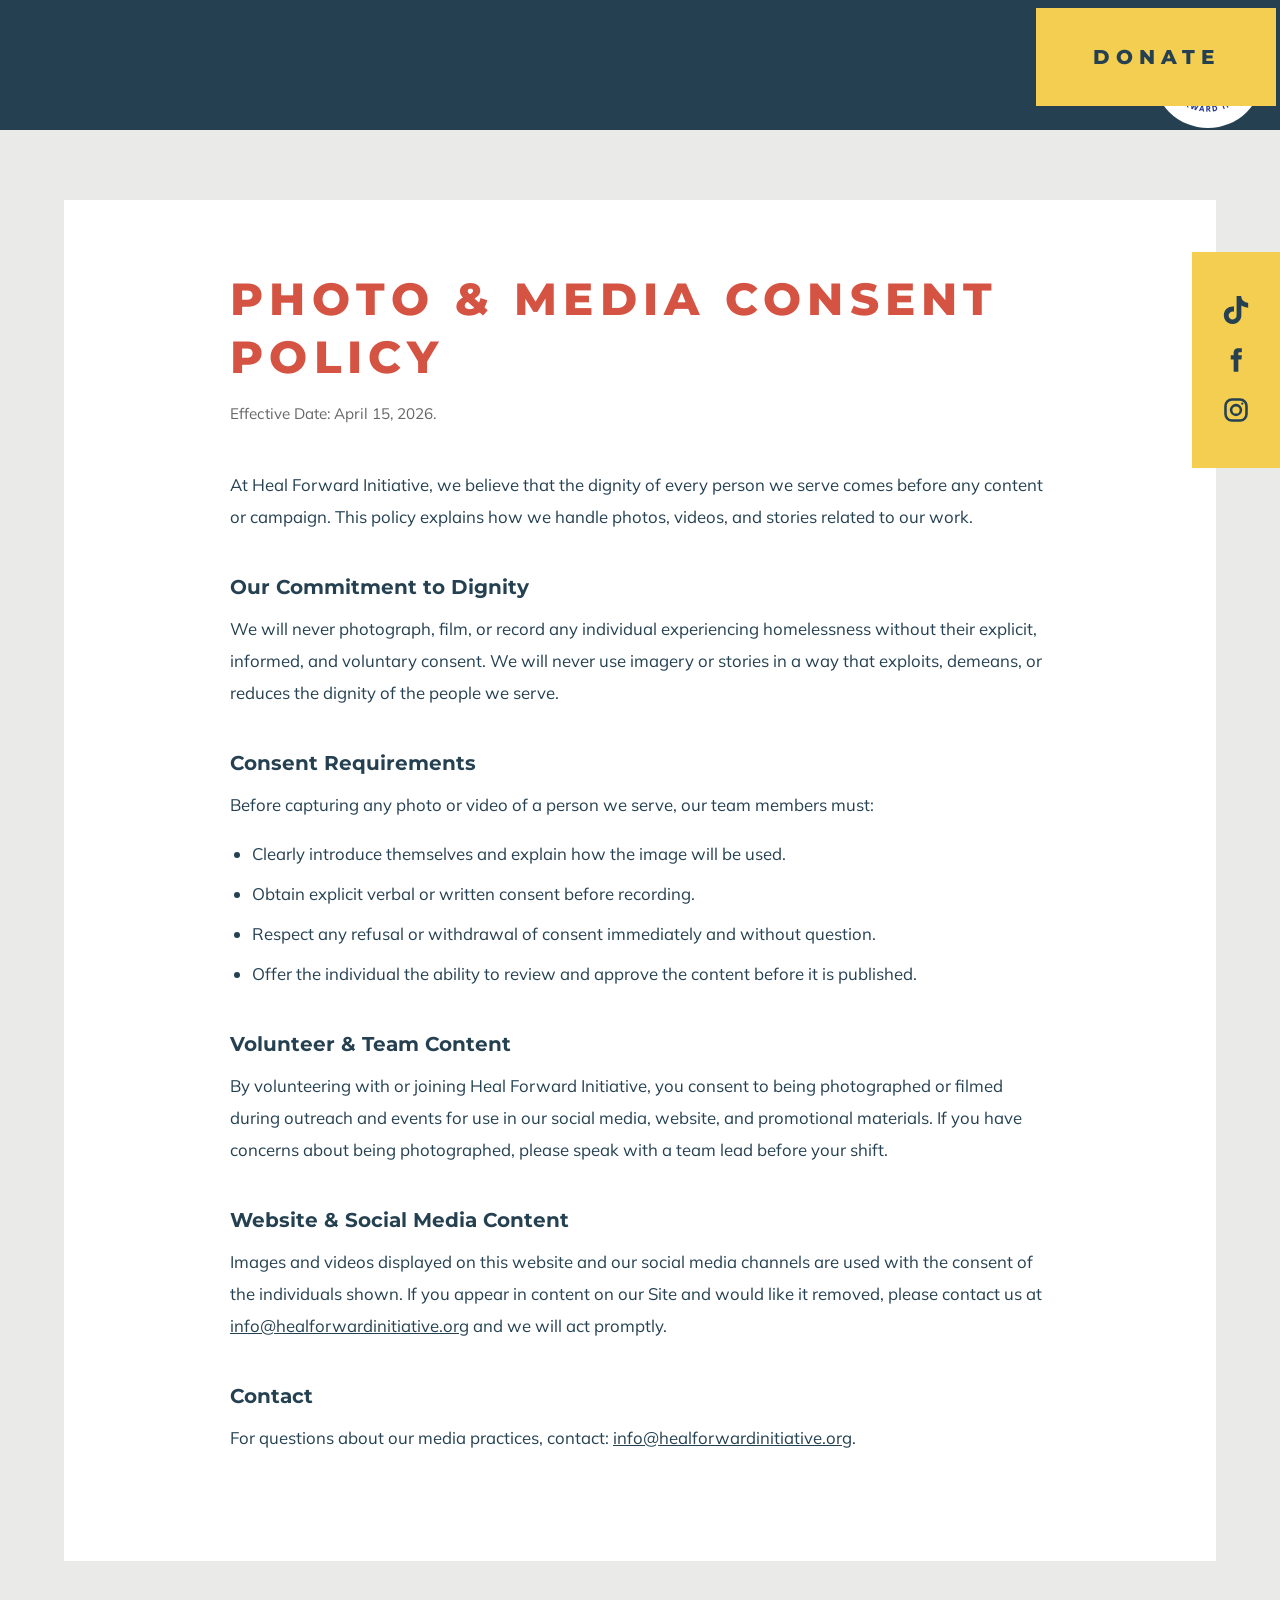
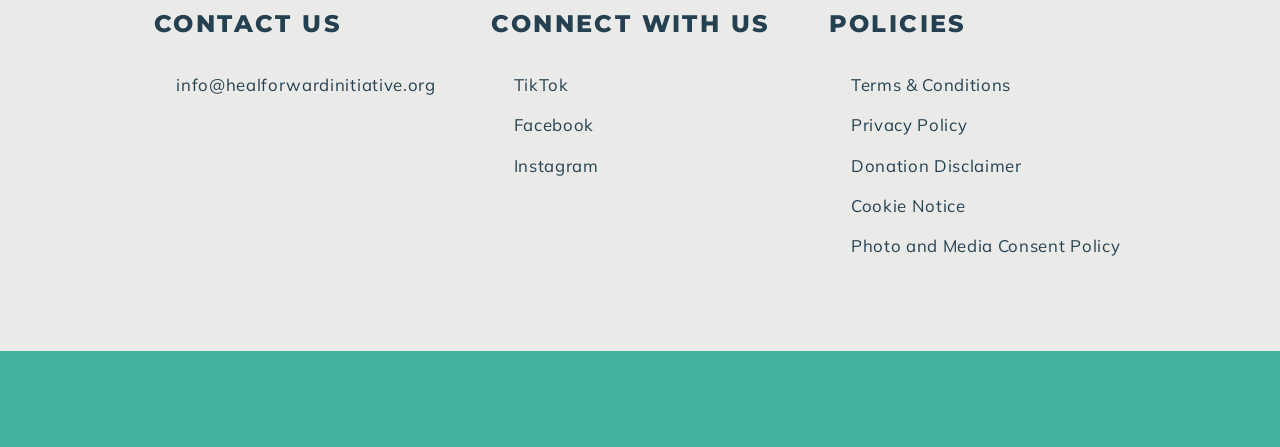
<file: photo-and-media-consent-policy/index.html>
<!DOCTYPE html>
<html lang="en">
<head>
  <meta charset="utf-8">
  <meta name="viewport" content="width=device-width, initial-scale=1">
  <meta name="color-scheme" content="only light">
  <meta name="robots" content="noindex">
  <title>Photo &amp; Media Consent Policy | Heal Forward Initiative</title>
  <meta name="description" content="How Heal Forward Initiative handles photos, videos, and stories related to its work.">
  <link rel="icon" href="/logo.png">
  <link rel="preconnect" href="https://fonts.googleapis.com">
  <link rel="preconnect" href="https://fonts.gstatic.com" crossorigin>
  <link href="https://fonts.googleapis.com/css2?family=Montserrat:wght@500;600;700;800&family=Mulish:wght@300;400;600&display=swap" rel="stylesheet">
  <link rel="stylesheet" href="/style.css">
  <style>
body.pol{background:var(--gray);color:var(--blue)}
.pol main{padding:70px 0 0}
.pol-panel{background:#fff;margin:0 5%;padding:70px 24px 90px}
.pol-wrap{max-width:820px;margin:0 auto}
.pol h1{font-size:clamp(1.8rem,4vw,2.8rem);letter-spacing:.14em;color:var(--red);line-height:1.3;margin:0 0 14px}
.pol .eff{font-size:.95rem;color:#666;margin:0 0 40px}
.pol h2{font:700 1.25rem/1.4 var(--head);text-transform:none;letter-spacing:0;color:var(--blue);margin:40px 0 12px}
.pol p,.pol li{font-size:1.05rem;line-height:1.9;margin:0 0 1em;font-weight:400}
.pol ul{margin:0 0 1.2em;padding-left:1.4em}
.pol li{margin-bottom:.5em}
.pol a{color:var(--blue)}
@media(max-width:1100px){.pol main{padding-top:0}.pol-panel{margin:0;padding:40px 20px 60px}}
  </style>
</head>
<body class="pol">

<header class="site-header">
  <div class="header-inner">
    <a class="brand" href="/">Heal Forward Initiative</a>
    <button class="menu-btn" id="menu-btn" aria-label="Menu" aria-expanded="false" aria-controls="nav"><span></span><span></span><span></span></button>
    <nav class="nav" id="nav" aria-label="Main">
      <a href="/">Home</a>
      <a href="/who-we-are/">Who We Are</a>
      <a href="/take-action/">Take Action</a>
      <a href="/support-us/">Support Us</a>
      <a href="/contact/">Contact</a>
    </nav>
    <a class="logo-link" href="/" aria-label="Heal Forward Initiative home"><img src="/logo.png" alt="Heal Forward Initiative logo" width="110" height="110"></a>
  </div>
  <a class="donate" href="/support-us/">Donate</a>
</header>

<aside class="social-bar" aria-label="Social media">
  <a href="https://www.tiktok.com/@healforwardinitiative" aria-label="TikTok"><svg viewBox="0 0 24 24" fill="currentColor"><path d="M12.525.02c1.31-.02 2.61-.01 3.91-.02.08 1.53.63 3.09 1.75 4.17 1.12 1.11 2.7 1.62 4.24 1.79v4.03c-1.44-.05-2.89-.35-4.2-.97-.57-.26-1.1-.59-1.62-.93-.01 2.92.01 5.84-.02 8.75-.08 1.4-.54 2.79-1.35 3.94-1.31 1.92-3.58 3.17-5.91 3.21-1.43.08-2.86-.31-4.08-1.03-2.02-1.19-3.44-3.37-3.65-5.71-.02-.5-.03-1-.01-1.49.18-1.9 1.12-3.72 2.58-4.96 1.66-1.44 3.98-2.13 6.15-1.72.02 1.48-.04 2.96-.04 4.44-.99-.32-2.15-.23-3.02.37-.63.41-1.11 1.04-1.36 1.75-.21.51-.15 1.07-.14 1.61.24 1.64 1.82 3.02 3.5 2.87 1.12-.01 2.19-.66 2.77-1.61.19-.33.4-.67.41-1.06.1-1.79.06-3.57.07-5.36.01-4.03-.01-8.05.02-12.07z"/></svg></a>
  <a href="https://www.facebook.com/profile.php?id=61590595524438" aria-label="Facebook"><svg viewBox="0 0 24 24" fill="currentColor"><path d="M14 8V6.5c0-.7.2-1.1 1.2-1.1H17V2h-2.8C11.2 2 10 3.7 10 6.2V8H7.5v3.5H10V22h4V11.5h2.7L17 8h-3z"/></svg></a>
  <a href="https://www.instagram.com/healforwardinitiative/" aria-label="Instagram"><svg viewBox="0 0 24 24" fill="none" stroke="currentColor" stroke-width="2.2"><rect x="3" y="3" width="18" height="18" rx="5.5"/><circle cx="12" cy="12" r="4.2"/><circle cx="17.4" cy="6.6" r="1" fill="currentColor" stroke="none"/></svg></a>
</aside>

<main>
  <section class="pol-panel">
    <div class="pol-wrap">
      <h1>Photo &amp; Media Consent Policy</h1>
      <p class="eff">Effective Date: April 15, 2026.</p>
      <p>At Heal Forward Initiative, we believe that the dignity of every person we serve comes before any content or campaign. This policy explains how we handle photos, videos, and stories related to our work.</p>
      <h2>Our Commitment to Dignity</h2>
      <p>We will never photograph, film, or record any individual experiencing homelessness without their explicit, informed, and voluntary consent. We will never use imagery or stories in a way that exploits, demeans, or reduces the dignity of the people we serve.</p>
      <h2>Consent Requirements</h2>
      <p>Before capturing any photo or video of a person we serve, our team members must:</p>
      <ul>
        <li>Clearly introduce themselves and explain how the image will be used.</li>
        <li>Obtain explicit verbal or written consent before recording.</li>
        <li>Respect any refusal or withdrawal of consent immediately and without question.</li>
        <li>Offer the individual the ability to review and approve the content before it is published.</li>
      </ul>
      <h2>Volunteer &amp; Team Content</h2>
      <p>By volunteering with or joining Heal Forward Initiative, you consent to being photographed or filmed during outreach and events for use in our social media, website, and promotional materials. If you have concerns about being photographed, please speak with a team lead before your shift.</p>
      <h2>Website &amp; Social Media Content</h2>
      <p>Images and videos displayed on this website and our social media channels are used with the consent of the individuals shown. If you appear in content on our Site and would like it removed, please contact us at <a href="mailto:info@healforwardinitiative.org">info@healforwardinitiative.org</a> and we will act promptly.</p>
      <h2>Contact</h2>
      <p>For questions about our media practices, contact: <a href="mailto:info@healforwardinitiative.org">info@healforwardinitiative.org</a>.</p>
    </div>
  </section>
</main>

<footer class="site-footer">
  <div class="footer-grid">
    <div>
      <h3>Contact Us</h3>
      <ul><li><a href="mailto:info@healforwardinitiative.org">info@healforwardinitiative.org</a></li></ul>
    </div>
    <div>
      <h3>Connect With Us</h3>
      <ul>
        <li><a href="https://www.tiktok.com/@healforwardinitiative">TikTok</a></li>
        <li><a href="https://www.facebook.com/profile.php?id=61590595524438">Facebook</a></li>
        <li><a href="https://www.instagram.com/healforwardinitiative/">Instagram</a></li>
      </ul>
    </div>
    <div>
      <h3>Policies</h3>
      <ul>
        <li><a href="/terms-and-conditions/">Terms &amp; Conditions</a></li>
        <li><a href="/privacy-policy/">Privacy Policy</a></li>
        <li><a href="/donation-disclaimer/">Donation Disclaimer</a></li>
        <li><a href="/cookie-notice/">Cookie Notice</a></li>
        <li><a href="/photo-and-media-consent-policy/">Photo and Media Consent Policy</a></li>
      </ul>
    </div>
  </div>
  <div class="footer-strip"></div>
</footer>

<script>
  var btn = document.getElementById('menu-btn'), nav = document.getElementById('nav');
  btn.addEventListener('click', function () {
    var open = nav.classList.toggle('open');
    btn.setAttribute('aria-expanded', open);
  });
</script>
</body>
</html>
</file>
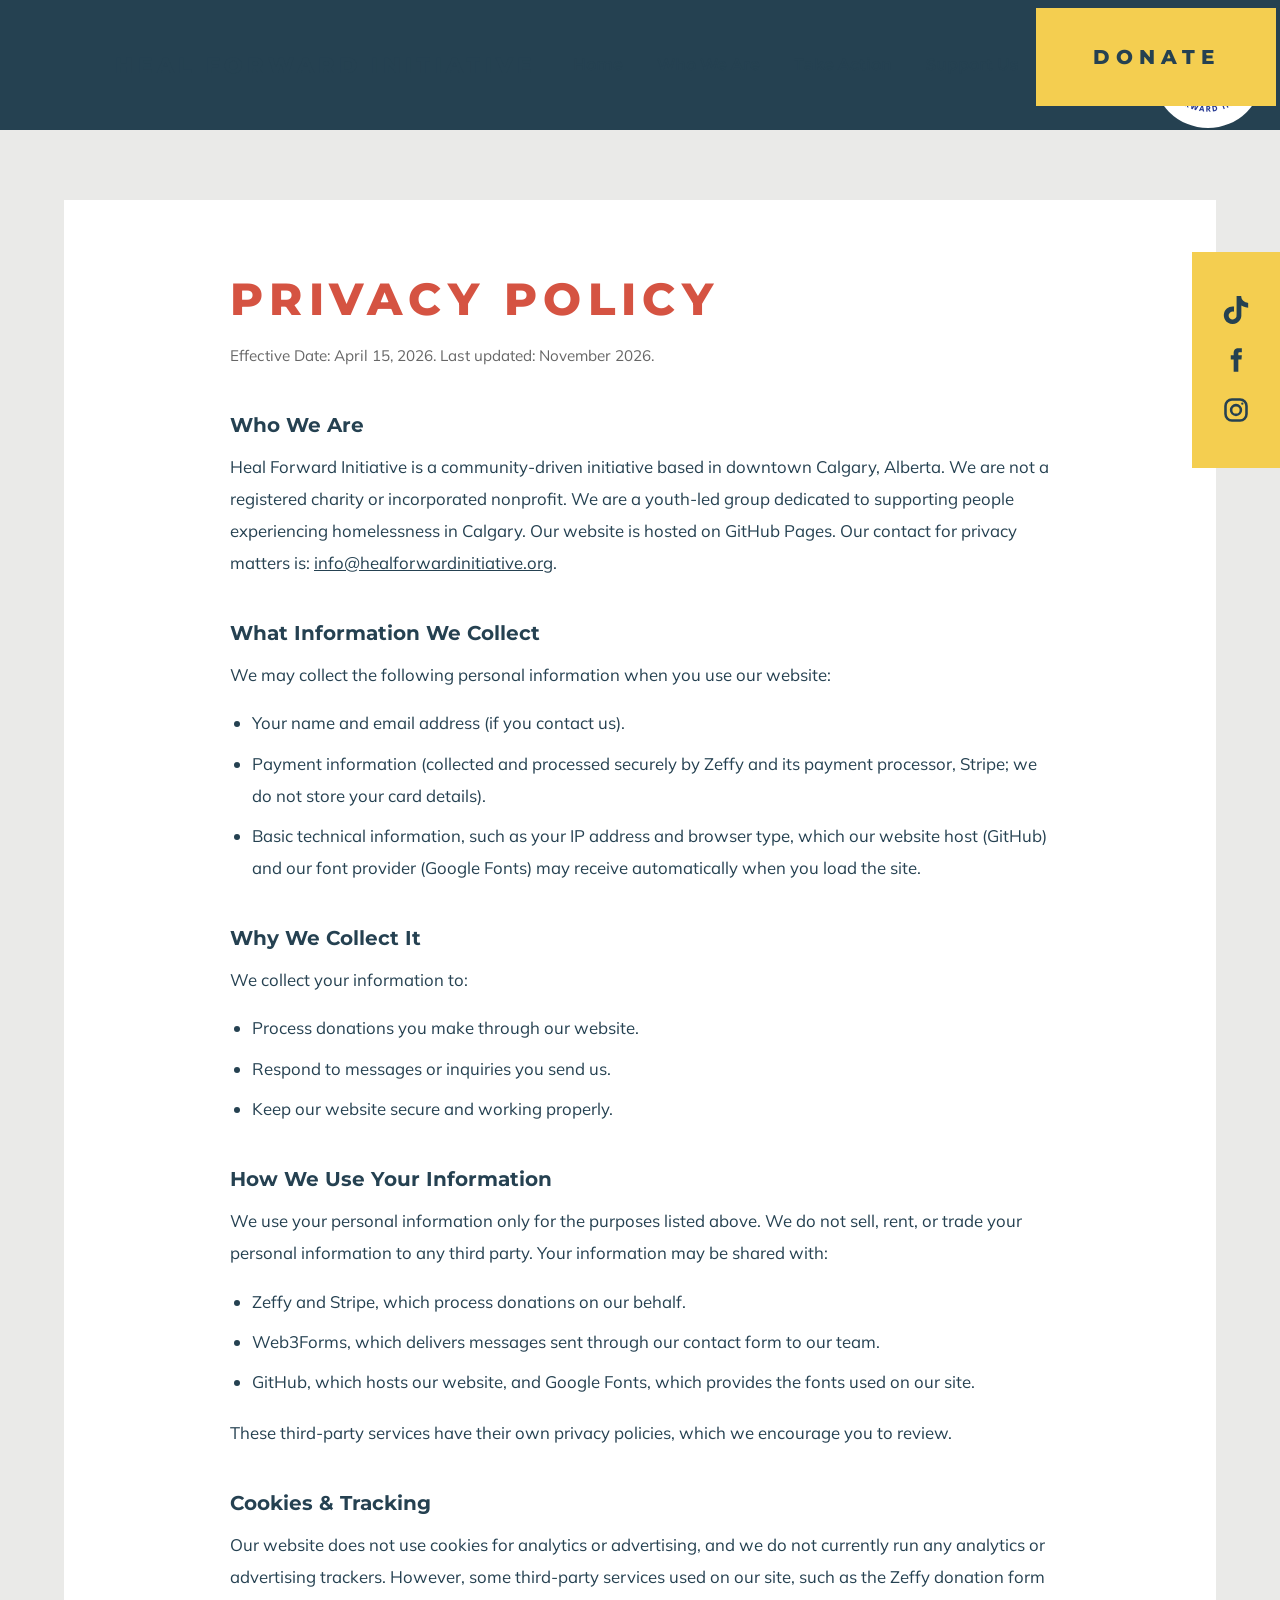
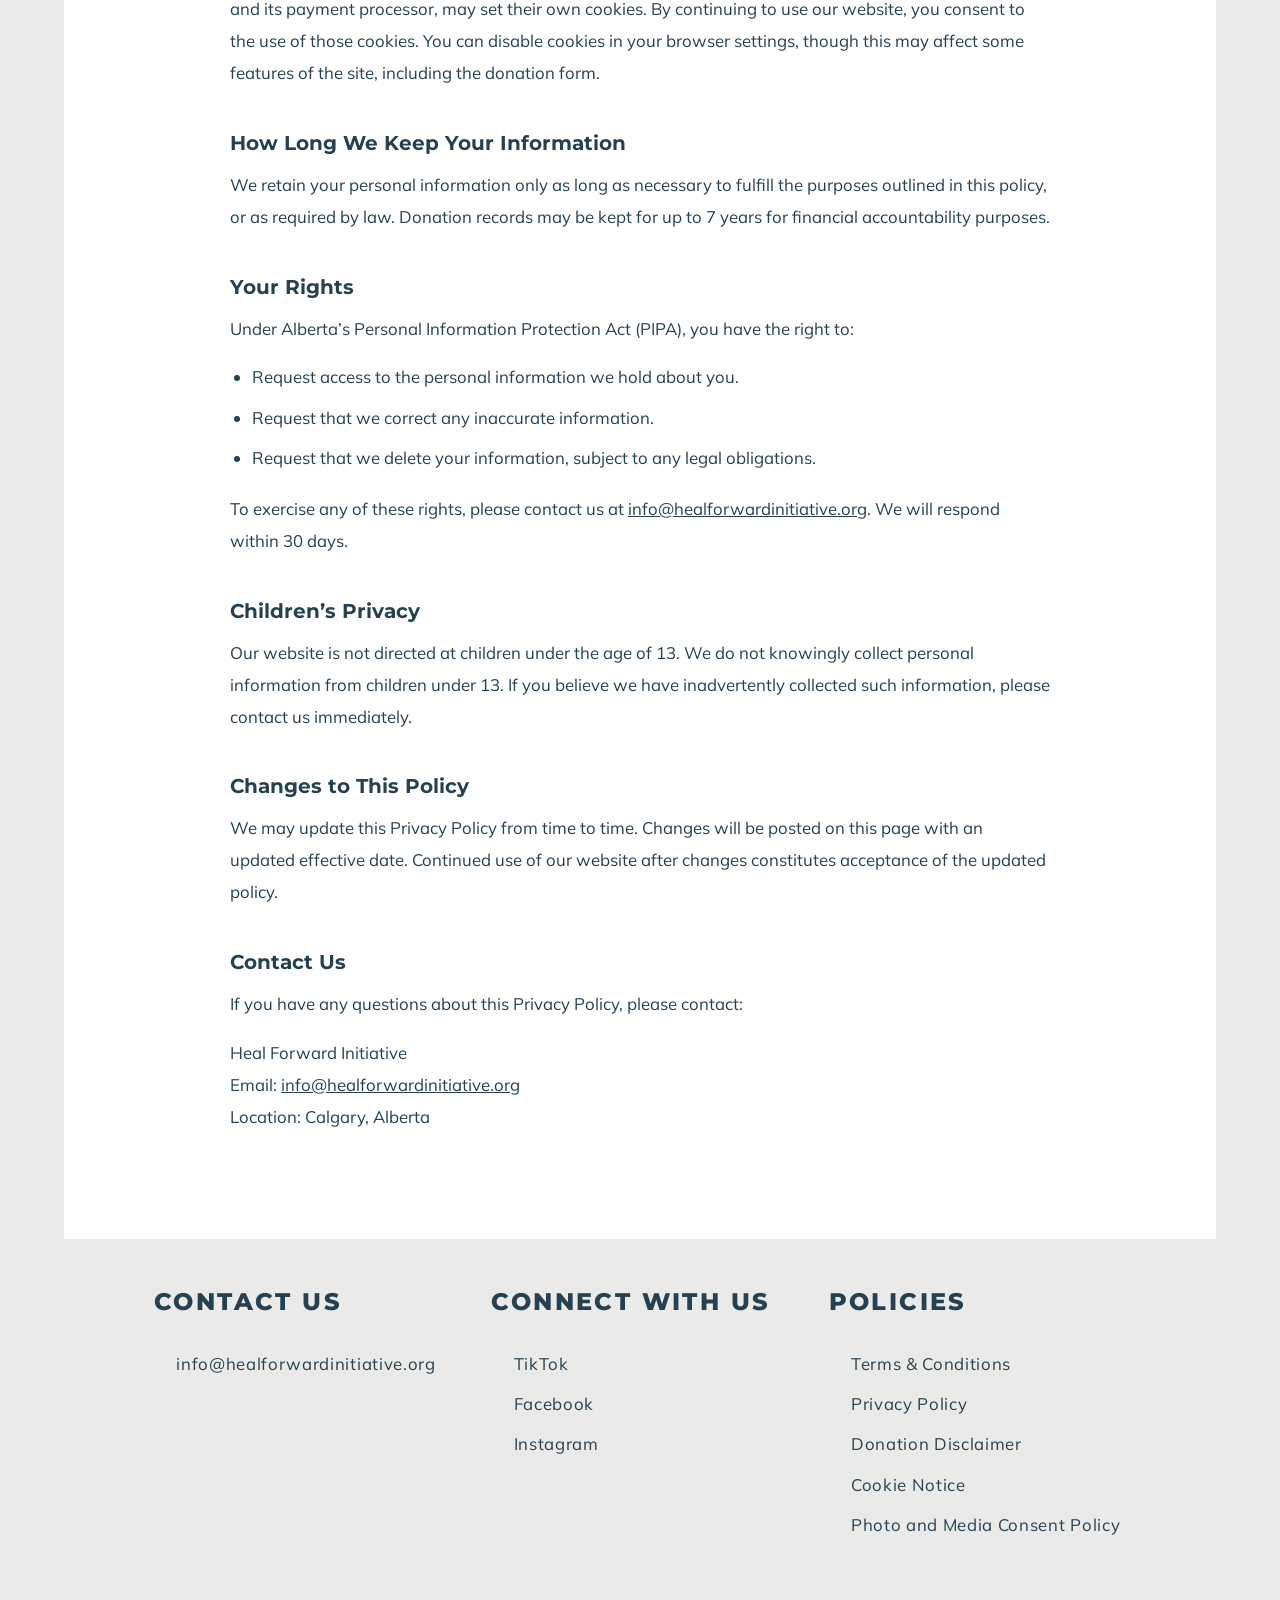
<file: privacy-policy/index.html>
<!DOCTYPE html>
<html lang="en">
<head>
  <meta charset="utf-8">
  <meta name="viewport" content="width=device-width, initial-scale=1">
  <meta name="color-scheme" content="only light">
  <meta name="robots" content="noindex">
  <title>Privacy Policy | Heal Forward Initiative</title>
  <meta name="description" content="How Heal Forward Initiative collects, uses, and protects your personal information.">
  <link rel="icon" href="/logo.png">
  <link rel="preconnect" href="https://fonts.googleapis.com">
  <link rel="preconnect" href="https://fonts.gstatic.com" crossorigin>
  <link href="https://fonts.googleapis.com/css2?family=Montserrat:wght@500;600;700;800&family=Mulish:wght@300;400;600&display=swap" rel="stylesheet">
  <link rel="stylesheet" href="/style.css">
  <style>
body.pol{background:var(--gray);color:var(--blue)}
.pol main{padding:70px 0 0}
.pol-panel{background:#fff;margin:0 5%;padding:70px 24px 90px}
.pol-wrap{max-width:820px;margin:0 auto}
.pol h1{font-size:clamp(1.8rem,4vw,2.8rem);letter-spacing:.14em;color:var(--red);line-height:1.3;margin:0 0 14px}
.pol .eff{font-size:.95rem;color:#666;margin:0 0 40px}
.pol h2{font:700 1.25rem/1.4 var(--head);text-transform:none;letter-spacing:0;color:var(--blue);margin:40px 0 12px}
.pol p,.pol li{font-size:1.05rem;line-height:1.9;margin:0 0 1em;font-weight:400}
.pol ul{margin:0 0 1.2em;padding-left:1.4em}
.pol li{margin-bottom:.5em}
.pol a{color:var(--blue)}
@media(max-width:1100px){.pol main{padding-top:0}.pol-panel{margin:0;padding:40px 20px 60px}}
  </style>
</head>
<body class="pol">

<header class="site-header">
  <div class="header-inner">
    <a class="brand" href="/">Heal Forward Initiative</a>
    <button class="menu-btn" id="menu-btn" aria-label="Menu" aria-expanded="false" aria-controls="nav"><span></span><span></span><span></span></button>
    <nav class="nav" id="nav" aria-label="Main">
      <a href="/">Home</a>
      <a href="/who-we-are/">Who We Are</a>
      <a href="/take-action/">Take Action</a>
      <a href="/support-us/">Support Us</a>
      <a href="/contact/">Contact</a>
    </nav>
    <a class="logo-link" href="/" aria-label="Heal Forward Initiative home"><img src="/logo.png" alt="Heal Forward Initiative logo" width="110" height="110"></a>
  </div>
  <a class="donate" href="/support-us/">Donate</a>
</header>

<aside class="social-bar" aria-label="Social media">
  <a href="https://www.tiktok.com/@healforwardinitiative" aria-label="TikTok"><svg viewBox="0 0 24 24" fill="currentColor"><path d="M12.525.02c1.31-.02 2.61-.01 3.91-.02.08 1.53.63 3.09 1.75 4.17 1.12 1.11 2.7 1.62 4.24 1.79v4.03c-1.44-.05-2.89-.35-4.2-.97-.57-.26-1.1-.59-1.62-.93-.01 2.92.01 5.84-.02 8.75-.08 1.4-.54 2.79-1.35 3.94-1.31 1.92-3.58 3.17-5.91 3.21-1.43.08-2.86-.31-4.08-1.03-2.02-1.19-3.44-3.37-3.65-5.71-.02-.5-.03-1-.01-1.49.18-1.9 1.12-3.72 2.58-4.96 1.66-1.44 3.98-2.13 6.15-1.72.02 1.48-.04 2.96-.04 4.44-.99-.32-2.15-.23-3.02.37-.63.41-1.11 1.04-1.36 1.75-.21.51-.15 1.07-.14 1.61.24 1.64 1.82 3.02 3.5 2.87 1.12-.01 2.19-.66 2.77-1.61.19-.33.4-.67.41-1.06.1-1.79.06-3.57.07-5.36.01-4.03-.01-8.05.02-12.07z"/></svg></a>
  <a href="https://www.facebook.com/profile.php?id=61590595524438" aria-label="Facebook"><svg viewBox="0 0 24 24" fill="currentColor"><path d="M14 8V6.5c0-.7.2-1.1 1.2-1.1H17V2h-2.8C11.2 2 10 3.7 10 6.2V8H7.5v3.5H10V22h4V11.5h2.7L17 8h-3z"/></svg></a>
  <a href="https://www.instagram.com/healforwardinitiative/" aria-label="Instagram"><svg viewBox="0 0 24 24" fill="none" stroke="currentColor" stroke-width="2.2"><rect x="3" y="3" width="18" height="18" rx="5.5"/><circle cx="12" cy="12" r="4.2"/><circle cx="17.4" cy="6.6" r="1" fill="currentColor" stroke="none"/></svg></a>
</aside>

<main>
  <section class="pol-panel">
    <div class="pol-wrap">
      <h1>Privacy Policy</h1>
      <p class="eff">Effective Date: April 15, 2026. Last updated: November 2026.</p>
      <h2>Who We Are</h2>
      <p>Heal Forward Initiative is a community-driven initiative based in downtown Calgary, Alberta. We are not a registered charity or incorporated nonprofit. We are a youth-led group dedicated to supporting people experiencing homelessness in Calgary. Our website is hosted on GitHub Pages. Our contact for privacy matters is: <a href="mailto:info@healforwardinitiative.org">info@healforwardinitiative.org</a>.</p>
      <h2>What Information We Collect</h2>
      <p>We may collect the following personal information when you use our website:</p>
      <ul>
        <li>Your name and email address (if you contact us).</li>
        <li>Payment information (collected and processed securely by Zeffy and its payment processor, Stripe; we do not store your card details).</li>
        <li>Basic technical information, such as your IP address and browser type, which our website host (GitHub) and our font provider (Google Fonts) may receive automatically when you load the site.</li>
      </ul>
      <h2>Why We Collect It</h2>
      <p>We collect your information to:</p>
      <ul>
        <li>Process donations you make through our website.</li>
        <li>Respond to messages or inquiries you send us.</li>
        <li>Keep our website secure and working properly.</li>
      </ul>
      <h2>How We Use Your Information</h2>
      <p>We use your personal information only for the purposes listed above. We do not sell, rent, or trade your personal information to any third party. Your information may be shared with:</p>
      <ul>
        <li>Zeffy and Stripe, which process donations on our behalf.</li>
        <li>Web3Forms, which delivers messages sent through our contact form to our team.</li>
        <li>GitHub, which hosts our website, and Google Fonts, which provides the fonts used on our site.</li>
      </ul>
      <p>These third-party services have their own privacy policies, which we encourage you to review.</p>
      <h2>Cookies &amp; Tracking</h2>
      <p>Our website does not use cookies for analytics or advertising, and we do not currently run any analytics or advertising trackers. However, some third-party services used on our site, such as the Zeffy donation form and its payment processor, may set their own cookies. By continuing to use our website, you consent to the use of those cookies. You can disable cookies in your browser settings, though this may affect some features of the site, including the donation form.</p>
      <h2>How Long We Keep Your Information</h2>
      <p>We retain your personal information only as long as necessary to fulfill the purposes outlined in this policy, or as required by law. Donation records may be kept for up to 7 years for financial accountability purposes.</p>
      <h2>Your Rights</h2>
      <p>Under Alberta’s Personal Information Protection Act (PIPA), you have the right to:</p>
      <ul>
        <li>Request access to the personal information we hold about you.</li>
        <li>Request that we correct any inaccurate information.</li>
        <li>Request that we delete your information, subject to any legal obligations.</li>
      </ul>
      <p>To exercise any of these rights, please contact us at <a href="mailto:info@healforwardinitiative.org">info@healforwardinitiative.org</a>. We will respond within 30 days.</p>
      <h2>Children’s Privacy</h2>
      <p>Our website is not directed at children under the age of 13. We do not knowingly collect personal information from children under 13. If you believe we have inadvertently collected such information, please contact us immediately.</p>
      <h2>Changes to This Policy</h2>
      <p>We may update this Privacy Policy from time to time. Changes will be posted on this page with an updated effective date. Continued use of our website after changes constitutes acceptance of the updated policy.</p>
      <h2>Contact Us</h2>
      <p>If you have any questions about this Privacy Policy, please contact:</p>
      <p>Heal Forward Initiative<br>Email: <a href="mailto:info@healforwardinitiative.org">info@healforwardinitiative.org</a><br>Location: Calgary, Alberta</p>
    </div>
  </section>
</main>

<footer class="site-footer">
  <div class="footer-grid">
    <div>
      <h3>Contact Us</h3>
      <ul><li><a href="mailto:info@healforwardinitiative.org">info@healforwardinitiative.org</a></li></ul>
    </div>
    <div>
      <h3>Connect With Us</h3>
      <ul>
        <li><a href="https://www.tiktok.com/@healforwardinitiative">TikTok</a></li>
        <li><a href="https://www.facebook.com/profile.php?id=61590595524438">Facebook</a></li>
        <li><a href="https://www.instagram.com/healforwardinitiative/">Instagram</a></li>
      </ul>
    </div>
    <div>
      <h3>Policies</h3>
      <ul>
        <li><a href="/terms-and-conditions/">Terms &amp; Conditions</a></li>
        <li><a href="/privacy-policy/">Privacy Policy</a></li>
        <li><a href="/donation-disclaimer/">Donation Disclaimer</a></li>
        <li><a href="/cookie-notice/">Cookie Notice</a></li>
        <li><a href="/photo-and-media-consent-policy/">Photo and Media Consent Policy</a></li>
      </ul>
    </div>
  </div>
  <div class="footer-strip"></div>
</footer>

<script>
  var btn = document.getElementById('menu-btn'), nav = document.getElementById('nav');
  btn.addEventListener('click', function () {
    var open = nav.classList.toggle('open');
    btn.setAttribute('aria-expanded', open);
  });
</script>
</body>
</html>
</file>
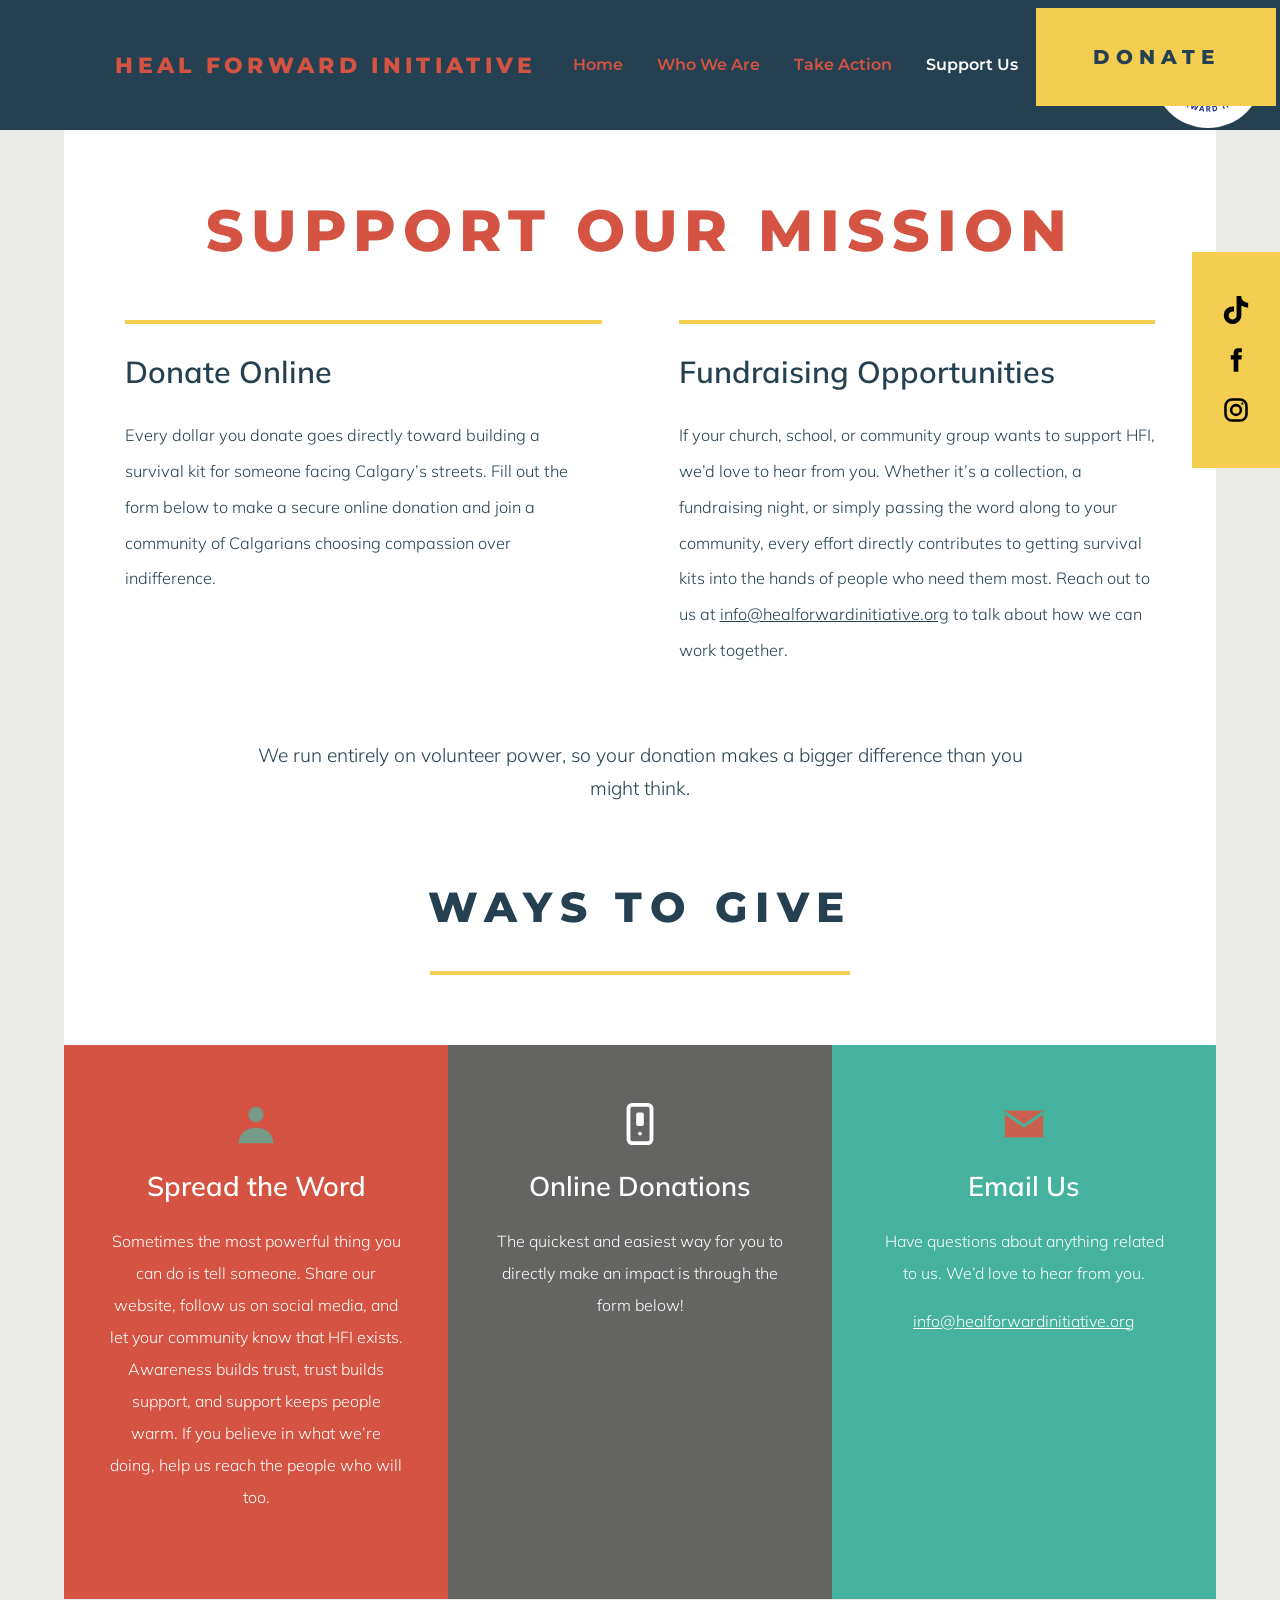
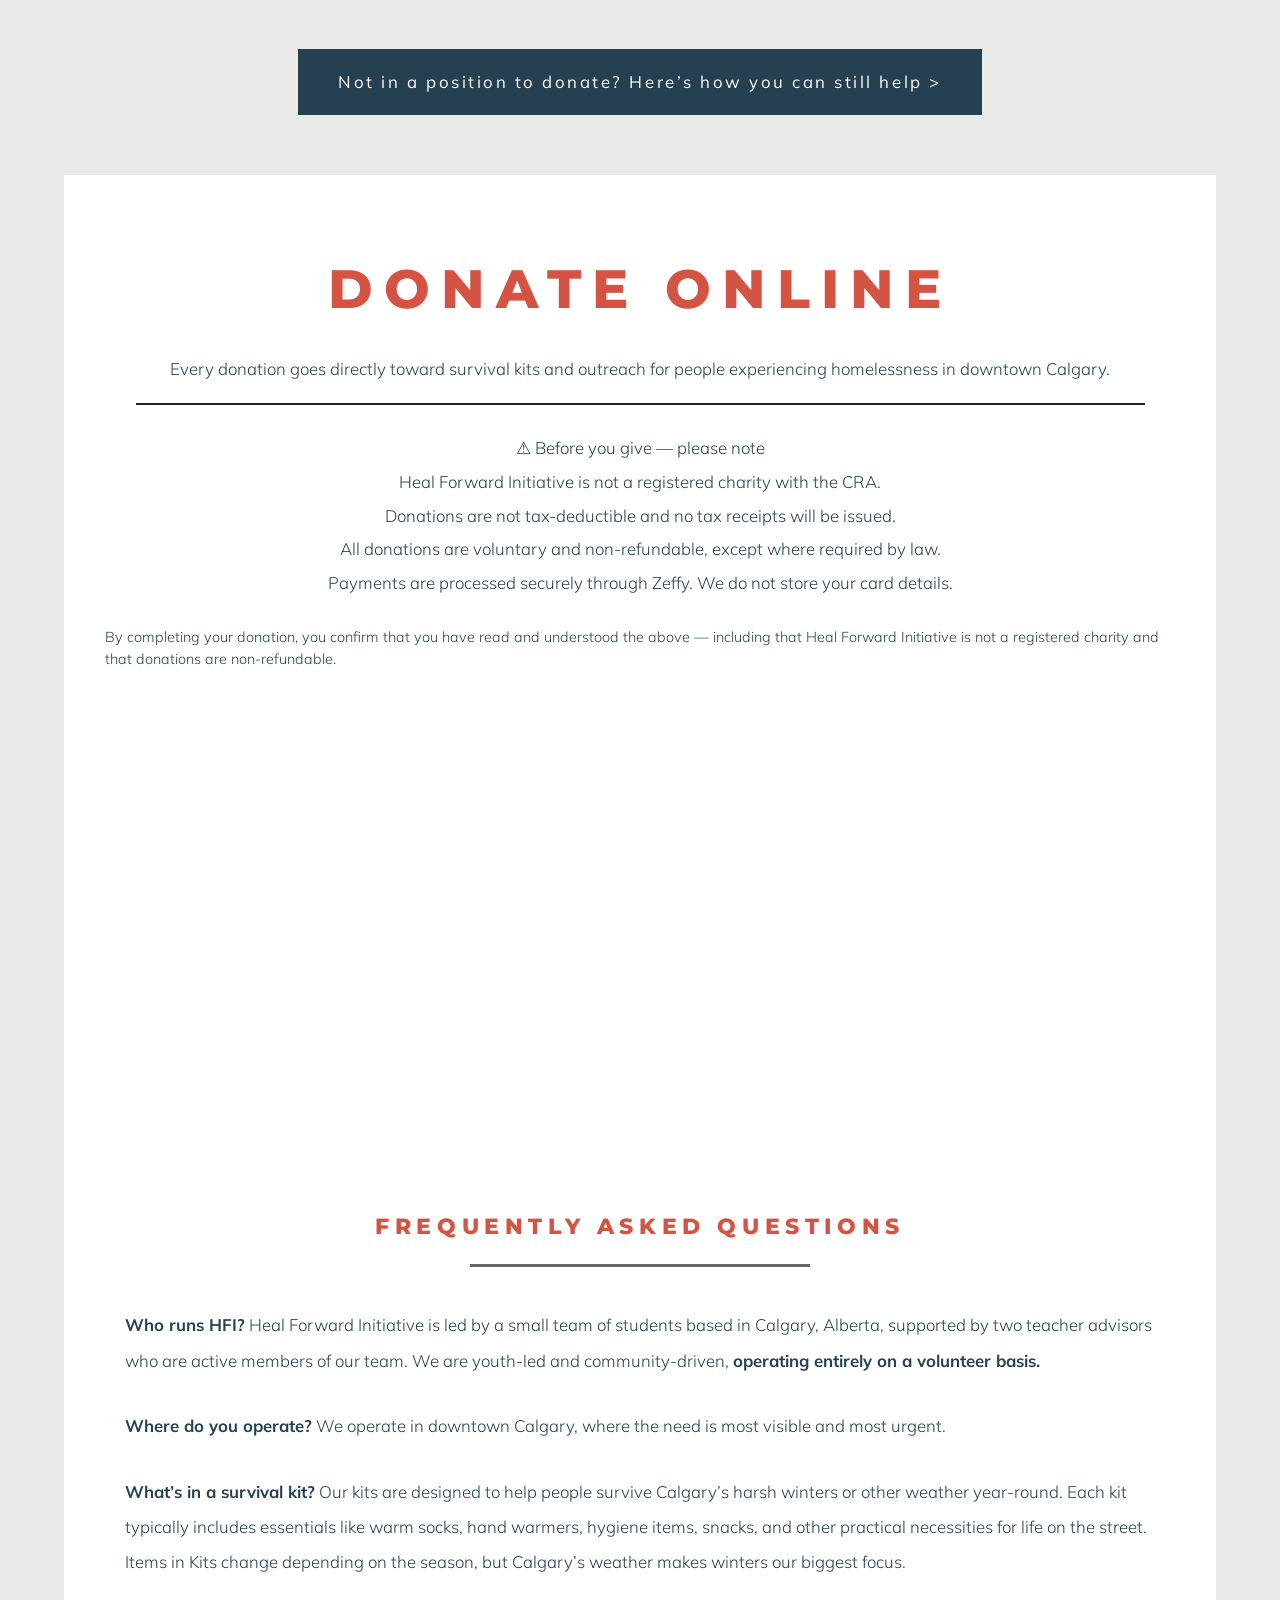
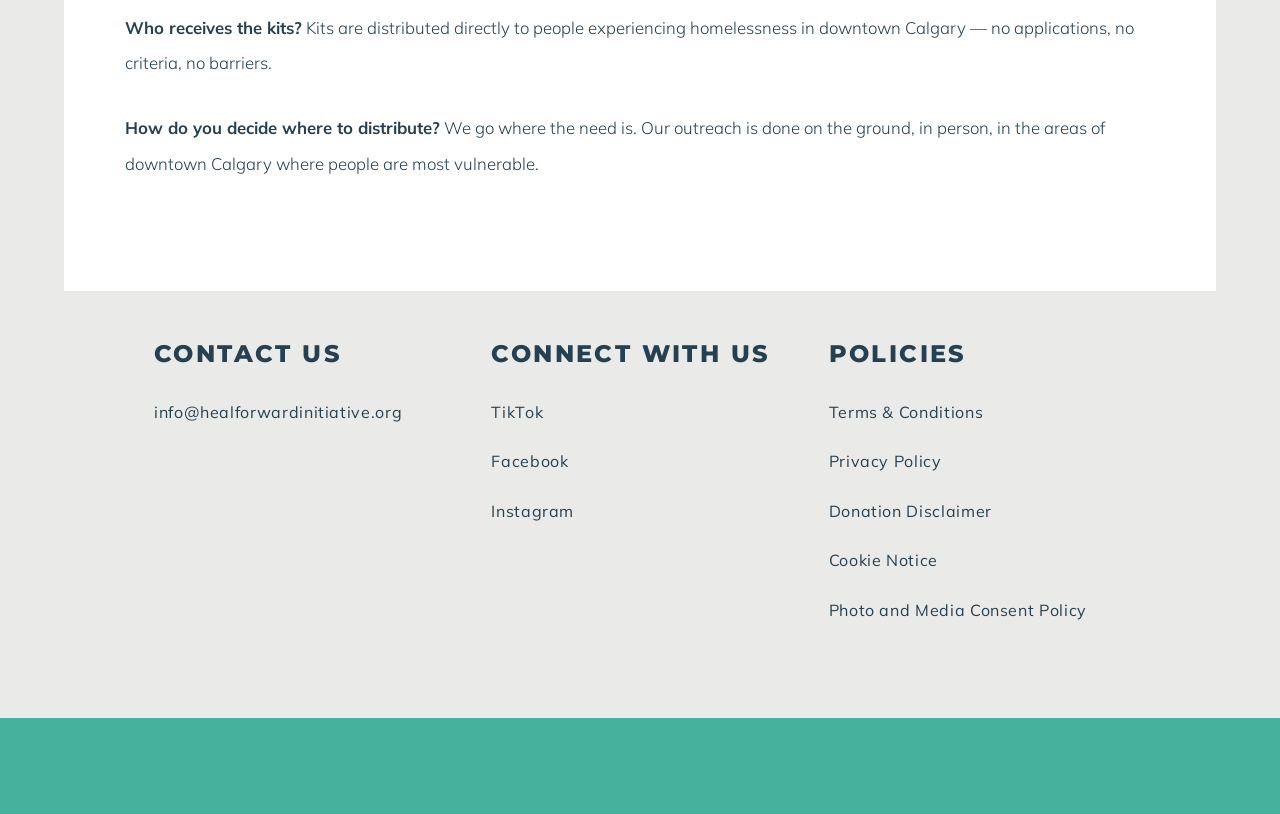
<file: support-us/index.html>
<!DOCTYPE html>
<html lang="en">
<head>
  <meta charset="utf-8">
  <meta name="viewport" content="width=device-width, initial-scale=1">
  <meta name="color-scheme" content="only light">
  <title>Support Us | Heal Forward Initiative</title>
  <meta name="description" content="Every dollar helps. Support Heal Forward Initiative's mission to serve Calgary's homeless community with dignity, care, and essential supplies.">
  <!-- head-pass -->
  <link rel="canonical" href="https://www.healforwardinitiative.org/support-us/">
  <meta name="theme-color" content="#254151">
  <meta property="og:type" content="website">
  <meta property="og:site_name" content="Heal Forward Initiative">
  <meta property="og:title" content="Support Us | Heal Forward Initiative">
  <meta property="og:description" content="Every dollar helps. Support Heal Forward Initiative's mission to serve Calgary's homeless community with dignity, care, and essential supplies.">
  <meta property="og:url" content="https://www.healforwardinitiative.org/support-us/">
  <meta property="og:image" content="https://www.healforwardinitiative.org/share.png">
  <meta property="og:image:width" content="1200">
  <meta property="og:image:height" content="630">
  <meta property="og:image:alt" content="Heal Forward Initiative logo with the words Restoring dignity, faith, and hope in Calgary">
  <meta name="twitter:card" content="summary_large_image">
  <!-- /head-pass -->
  <link rel="icon" href="/logo.png">
  <link rel="preconnect" href="https://fonts.googleapis.com">
  <link rel="preconnect" href="https://fonts.gstatic.com" crossorigin>
  <link href="https://fonts.googleapis.com/css2?family=Montserrat:wght@500;600;800&family=Mulish:wght@300;400;600;700&family=Playfair+Display:ital,wght@0,400;1,400&family=Jost:wght@300&display=swap" rel="stylesheet">
  <link rel="stylesheet" href="/style.css">
  <style>
/* Support Us page only (self-contained) */
body.su { background: var(--gray); color: var(--blue); }
.su-panel { background: #fff; margin: 0 5%; }
.su-wrap { max-width: 1078px; margin: 0 auto; padding: 0 24px; }
.su-top { padding-top: 70px; }
.su-panel h1 { font-size: clamp(2rem, 4.8vw, 3.6rem); letter-spacing: .12em; line-height: 1.05; color: var(--red); text-align: center; margin: 0 0 60px; }
.su-pair { display: grid; grid-template-columns: 1fr 1fr; gap: 77px; margin: 0 0 70px; }
.su-pair > div { border-top: 4px solid var(--yellow); padding-top: 28px; }
.su-pair h3 { font: 600 1.9rem/1.3 var(--body); text-transform: none; letter-spacing: 0; margin: 0 0 26px; }
.su-pair p { font-size: 1.02rem; line-height: 2.2; margin: 0; }
.su-pair a { color: var(--blue); }
.su-volunteer { text-align: center; font-size: 1.2rem; line-height: 1.7; max-width: 800px; margin: 0 auto 70px; }
.su-ways { text-align: center; font-size: clamp(1.8rem, 3.4vw, 2.6rem); letter-spacing: .2em; margin: 0 0 30px; }
.su-rule { width: min(420px, 80%); height: 4px; background: var(--yellow); border: 0; margin: 0 auto 70px; }
.su-cols { display: grid; grid-template-columns: repeat(3, 1fr); }
.su-col { color: #fff; text-align: center; padding: 56px 44px 70px; min-height: 450px; }
.su-col svg { width: 46px; height: 46px; }
.su-col h3 { font: 600 1.7rem var(--body); text-transform: none; letter-spacing: 0; margin: 14px 0 22px; }
.su-col p { font-size: 1rem; line-height: 2; margin: 0 0 1em; }
.su-col a { color: #fff; }
.c-red { background: var(--red); } .c-gray { background: #646462; } .c-teal { background: var(--green); }
.su-band { padding: 50px 24px 60px; text-align: center; }
.su-help { display: inline-block; background: var(--blue); color: #fff; font: 400 1.05rem/1.6 var(--body); letter-spacing: .15em; padding: 20px 40px; text-decoration: none; }
.su-help:hover { background: #1b3140; }
.su-give { padding: 70px 0 80px; }
.su-give h2 { font-size: clamp(2rem, 4.6vw, 3.4rem); letter-spacing: .2em; color: var(--red); text-align: center; margin: 0 0 24px; }
.su-sub { text-align: center; font-size: 1.05rem; margin: 0 0 20px; }
.su-line { border: 0; border-top: 2px solid #222; width: min(1009px, 100%); margin: 0 auto 26px; }
.su-note { text-align: center; font-size: 1.05rem; line-height: 2; margin: 0 0 28px; }
.su-confirm { font-size: .9rem; line-height: 1.5; margin: 0 0 18px; }
.su-zeffy { max-width: 1118px; margin: 0 auto 70px; padding: 0 24px; }
.su-faq h2 { font-size: 1.4rem; letter-spacing: .25em; margin: 0 0 20px; }
.su-faq .u { width: min(340px, 70%); border: 0; border-top: 3px solid #666; margin: 0 auto 40px; }
.su-faq p { font-size: 1.05rem; line-height: 2.1; margin: 0 0 1.8em; }
.su-faq b { font-weight: 700; }
@media (max-width: 1100px) {
  .su-panel { margin: 0; }
  .su-top { padding-top: 40px; }
  .su-pair { grid-template-columns: 1fr; gap: 40px; margin-bottom: 50px; }
  .su-pair > div { text-align: center; }
  .su-cols { grid-template-columns: 1fr; }
  .su-col { min-height: 0; padding: 50px 24px 56px; }
  .su-give { padding: 50px 0 60px; }
  .su-help { display: block; font-size: .95rem; padding: 18px 20px; }
  .su-faq h2 { text-align: center; }
}
  </style>
</head>
<body class="su">

<header class="site-header">
  <div class="header-inner">
    <a class="brand" href="/">Heal Forward Initiative</a>
    <button class="menu-btn" id="menu-btn" aria-label="Menu" aria-expanded="false" aria-controls="nav"><span></span><span></span><span></span></button>
    <nav class="nav" id="nav" aria-label="Main">
      <a href="/">Home</a>
      <a href="/who-we-are/">Who We Are</a>
      <a href="/take-action/">Take Action</a>
      <a href="/support-us/" class="current" aria-current="page">Support Us</a>
      <a href="/contact/">Contact</a>
    </nav>
    <a class="logo-link" href="/" aria-label="Heal Forward Initiative home"><img src="/logo.png" alt="Heal Forward Initiative logo" width="110" height="110"></a>
  </div>
  <a class="donate" href="/support-us/">Donate</a>
</header>

<aside class="social-bar" aria-label="Social media">
  <a href="https://www.tiktok.com/@healforwardinitiative" aria-label="TikTok"><svg viewBox="0 0 24 24" fill="currentColor"><path d="M12.525.02c1.31-.02 2.61-.01 3.91-.02.08 1.53.63 3.09 1.75 4.17 1.12 1.11 2.7 1.62 4.24 1.79v4.03c-1.44-.05-2.89-.35-4.2-.97-.57-.26-1.1-.59-1.62-.93-.01 2.92.01 5.84-.02 8.75-.08 1.4-.54 2.79-1.35 3.94-1.31 1.92-3.58 3.17-5.91 3.21-1.43.08-2.86-.31-4.08-1.03-2.02-1.19-3.44-3.37-3.65-5.71-.02-.5-.03-1-.01-1.49.18-1.9 1.12-3.72 2.58-4.96 1.66-1.44 3.98-2.13 6.15-1.72.02 1.48-.04 2.96-.04 4.44-.99-.32-2.15-.23-3.02.37-.63.41-1.11 1.04-1.36 1.75-.21.51-.15 1.07-.14 1.61.24 1.64 1.82 3.02 3.5 2.87 1.12-.01 2.19-.66 2.77-1.61.19-.33.4-.67.41-1.06.1-1.79.06-3.57.07-5.36.01-4.03-.01-8.05.02-12.07z"/></svg></a>
  <a href="https://www.facebook.com/profile.php?id=61590595524438" aria-label="Facebook"><svg viewBox="0 0 24 24" fill="currentColor"><path d="M14 8V6.5c0-.7.2-1.1 1.2-1.1H17V2h-2.8C11.2 2 10 3.7 10 6.2V8H7.5v3.5H10V22h4V11.5h2.7L17 8h-3z"/></svg></a>
  <a href="https://www.instagram.com/healforwardinitiative/" aria-label="Instagram"><svg viewBox="0 0 24 24" fill="none" stroke="currentColor" stroke-width="2.2"><rect x="3" y="3" width="18" height="18" rx="5.5"/><circle cx="12" cy="12" r="4.2"/><circle cx="17.4" cy="6.6" r="1" fill="currentColor" stroke="none"/></svg></a>
</aside>

<main>
  <section class="su-panel">
    <div class="su-wrap su-top">
      <h1>Support our mission</h1>

      <div class="su-pair">
        <div>
          <h3>Donate Online</h3>
          <p>Every dollar you donate goes directly toward building a survival kit for someone facing Calgary&rsquo;s streets. Fill out the form below to make a secure online donation and join a community of Calgarians choosing compassion over indifference.</p>
        </div>
        <div>
          <h3>Fundraising Opportunities</h3>
          <p>If your church, school, or community group wants to support HFI, we&rsquo;d love to hear from you. Whether it&rsquo;s a collection, a fundraising night, or simply passing the word along to your community, every effort directly contributes to getting survival kits into the hands of people who need them most. Reach out to us at <a href="mailto:info@healforwardinitiative.org">info@healforwardinitiative.org</a> to talk about how we can work together.</p>
        </div>
      </div>

      <p class="su-volunteer">We run entirely on volunteer power, so your donation makes a bigger difference than you might think.</p>

      <h2 class="su-ways">Ways to Give</h2>
      <hr class="su-rule">
    </div>

    <div class="su-cols">
      <div class="su-col c-red">
        <svg width="46" height="46" viewBox="0 0 24 24" aria-hidden="true"><circle cx="12" cy="7" r="4" fill="#739b86"/><path d="M3 22c0-5 4-8 9-8s9 3 9 8z" fill="#739b86"/></svg>
        <h3>Spread the Word</h3>
        <p>Sometimes the most powerful thing you can do is tell someone. Share our website, follow us on social media, and let your community know that HFI exists. Awareness builds trust, trust builds support, and support keeps people warm. If you believe in what we&rsquo;re doing, help us reach the people who will too.</p>
      </div>
      <div class="su-col c-gray">
        <svg width="46" height="46" viewBox="0 0 24 24" aria-hidden="true"><rect x="6" y="2" width="12" height="20" rx="2" fill="none" stroke="#fff" stroke-width="2"/><rect x="10" y="6" width="4" height="7" rx="1" fill="#fff"/><circle cx="12" cy="17" r="1" fill="#fff"/></svg>
        <h3>Online Donations</h3>
        <p>The quickest and easiest way for you to directly make an impact is through the form below!</p>
      </div>
      <div class="su-col c-teal">
        <svg width="46" height="46" viewBox="0 0 24 24" aria-hidden="true"><rect x="2" y="5" width="20" height="14" fill="#c9604e"/><path d="M2 6l10 7 10-7" fill="none" stroke="#45b29d" stroke-width="1.6"/></svg>
        <h3>Email Us</h3>
        <p>Have questions about anything related to us. We&rsquo;d love to hear from you.</p>
        <p><a href="mailto:info@healforwardinitiative.org">info@healforwardinitiative.org</a></p>
      </div>
    </div>
  </section>

  <div class="su-band">
    <a class="su-help" href="/take-action/">Not in a position to donate? Here&rsquo;s how you can still help &gt;</a>
  </div>

  <section class="su-panel su-give" id="donate">
    <div class="su-wrap">
      <h2>Donate online</h2>
      <p class="su-sub">Every donation goes directly toward survival kits and outreach for people experiencing homelessness in downtown Calgary.</p>
      <hr class="su-line">
      <p class="su-note">&#9888; Before you give &mdash; please note<br>
        Heal Forward Initiative is not a registered charity with the CRA.<br>
        Donations are not tax-deductible and no tax receipts will be issued.<br>
        All donations are voluntary and non-refundable, except where required by law.<br>
        Payments are processed securely through Zeffy. We do not store your card details.</p>
    </div>

    <div class="su-zeffy">
      <p class="su-confirm">By completing your donation, you confirm that you have read and understood the above &mdash; including that Heal Forward Initiative is not a registered charity and that donations are non-refundable.</p>
      <div>
        <div data-zeffy-embed data-form-url="/embed/donation-form/donate-to-change-lives-25573"></div>
        <div data-zeffy-embed-fallback style="display:none;">
          <div style="position:relative;overflow:hidden;height:450px;width:100%;"><iframe title='Donation form powered by Zeffy' style='position: absolute; border: 0; top:0;left:0;bottom:0;right:0;width:100%;height:100%' data-zeffy-embed-src='https://www.zeffy.com/embed/donation-form/donate-to-change-lives-25573' allowpaymentrequest allowTransparency="true"></iframe></div>
        </div>
        <script
          src="https://www.zeffy.com/embed/v2/zeffy-embed.js"
          onerror="document.querySelectorAll('[data-zeffy-embed-fallback]').forEach(function(el){el.style.display='block';el.querySelectorAll('iframe[data-zeffy-embed-src]').forEach(function(f){f.src=f.getAttribute('data-zeffy-embed-src');});});">
        </script>
      </div>
    </div>

    <div class="su-wrap su-faq">
      <h2>Frequently Asked Questions</h2>
      <hr class="u">
      <p><b>Who runs HFI?</b> Heal Forward Initiative is led by a small team of students based in Calgary, Alberta, supported by two teacher advisors who are active members of our team. We are youth-led and community-driven, <b>operating entirely on a volunteer basis.</b></p>
      <p><b>Where do you operate?</b> We operate in downtown Calgary, where the need is most visible and most urgent.</p>
      <p><b>What&rsquo;s in a survival kit?</b> Our kits are designed to help people survive Calgary&rsquo;s harsh winters or other weather year-round. Each kit typically includes essentials like warm socks, hand warmers, hygiene items, snacks, and other practical necessities for life on the street. Items in Kits change depending on the season, but Calgary&rsquo;s weather makes winters our biggest focus.</p>
      <p><b>Who receives the kits?</b> Kits are distributed directly to people experiencing homelessness in downtown Calgary &mdash; no applications, no criteria, no barriers.</p>
      <p><b>How do you decide where to distribute?</b> We go where the need is. Our outreach is done on the ground, in person, in the areas of downtown Calgary where people are most vulnerable.</p>
    </div>
  </section>
</main>

<footer class="site-footer">
  <div class="footer-grid">
    <div>
      <h3>Contact Us</h3>
      <ul><li><a href="mailto:info@healforwardinitiative.org">info@healforwardinitiative.org</a></li></ul>
    </div>
    <div>
      <h3>Connect With Us</h3>
      <ul>
        <li><a href="https://www.tiktok.com/@healforwardinitiative">TikTok</a></li>
        <li><a href="https://www.facebook.com/profile.php?id=61590595524438">Facebook</a></li>
        <li><a href="https://www.instagram.com/healforwardinitiative/">Instagram</a></li>
      </ul>
    </div>
    <div>
      <h3>Policies</h3>
      <ul>
        <li><a href="/terms-and-conditions/">Terms &amp; Conditions</a></li>
        <li><a href="/privacy-policy/">Privacy Policy</a></li>
        <li><a href="/donation-disclaimer/">Donation Disclaimer</a></li>
        <li><a href="/cookie-notice/">Cookie Notice</a></li>
        <li><a href="/photo-and-media-consent-policy/">Photo and Media Consent Policy</a></li>
      </ul>
    </div>
  </div>
  <div class="footer-strip"></div>
</footer>

<script>
  var btn = document.getElementById('menu-btn'), nav = document.getElementById('nav');
  btn.addEventListener('click', function () {
    var open = nav.classList.toggle('open');
    btn.setAttribute('aria-expanded', open);
  });
</script>
</body>
</html>
</file>
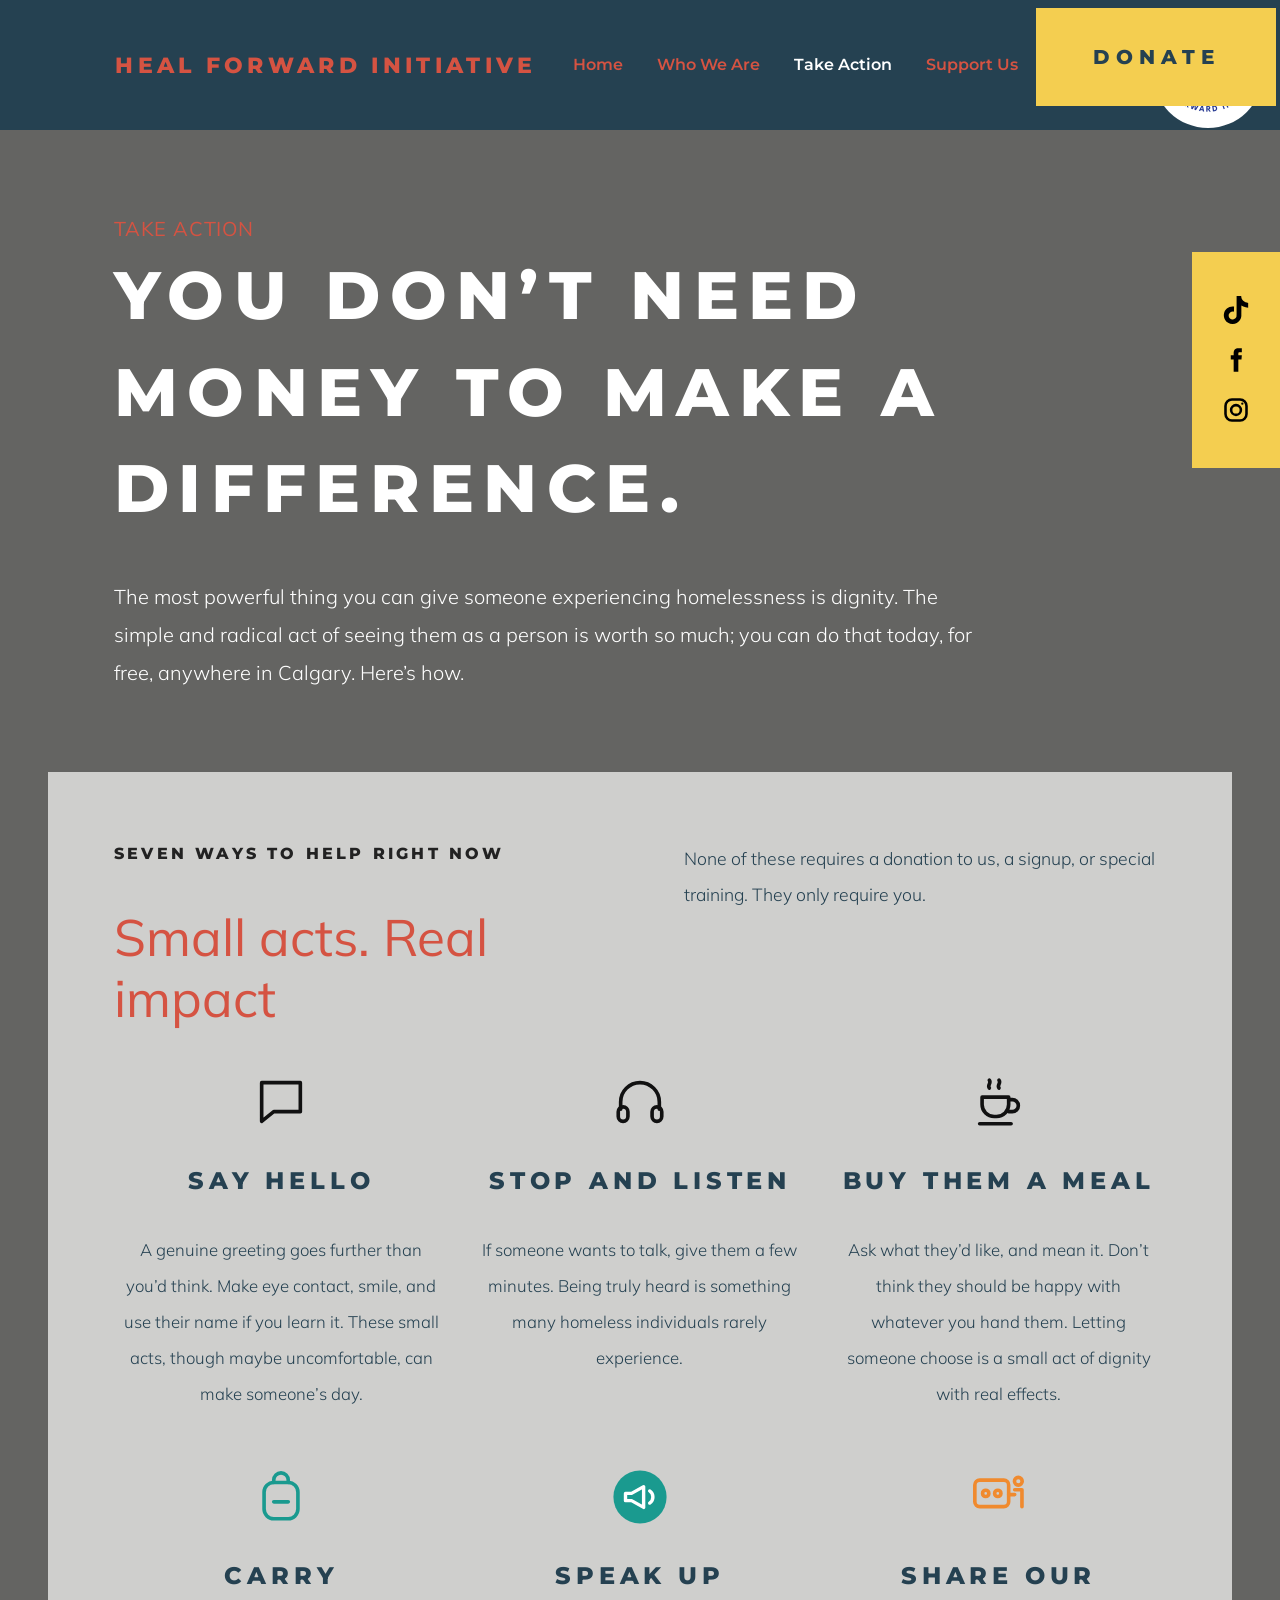
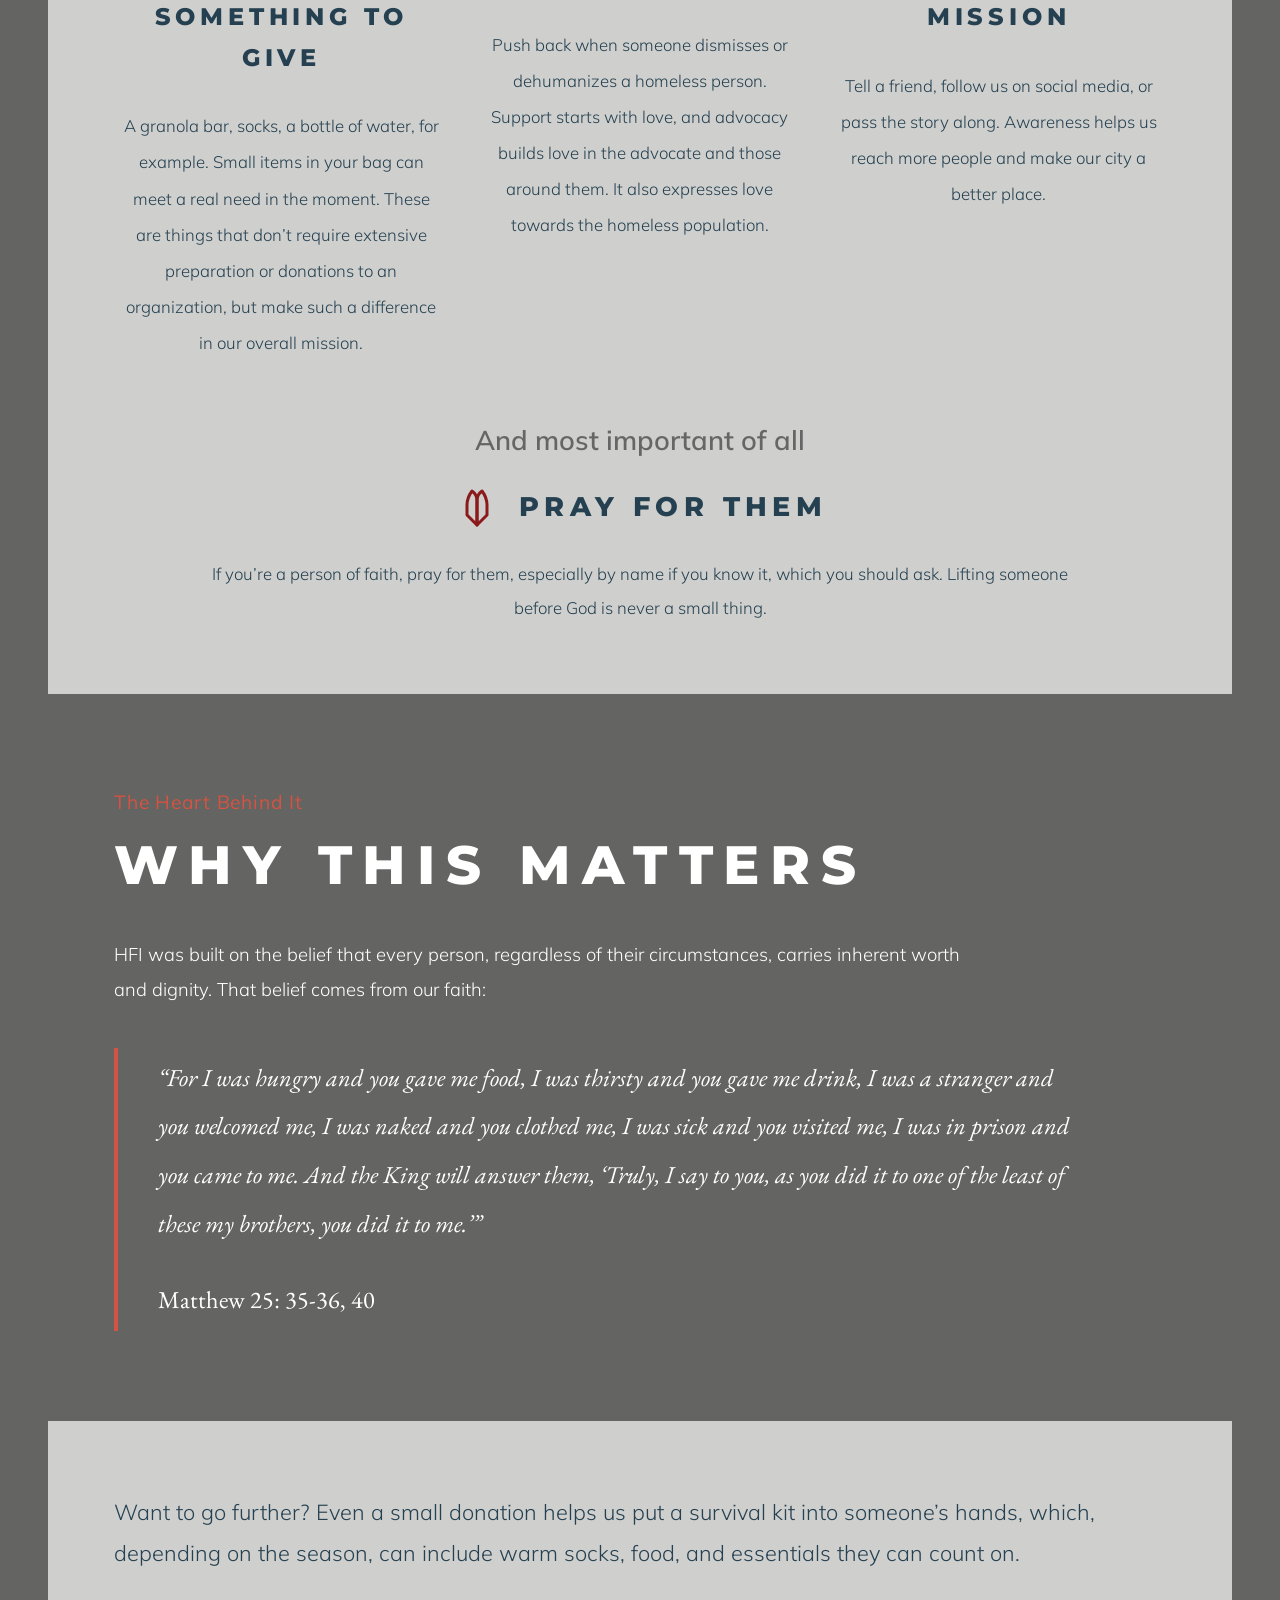
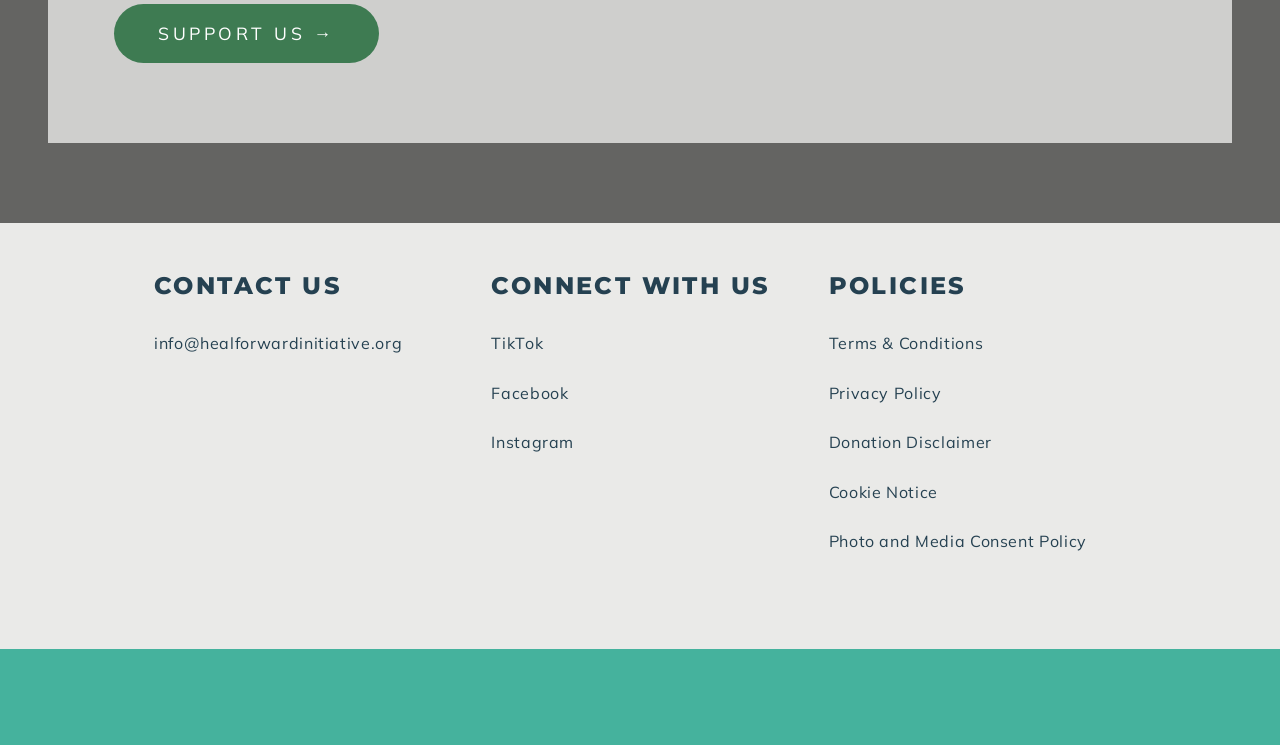
<file: take-action/index.html>
<!DOCTYPE html>
<html lang="en">
<head>
  <meta charset="utf-8">
  <meta name="viewport" content="width=device-width, initial-scale=1">
  <meta name="color-scheme" content="only light">
  <title>Take Action | Heal Forward Initiative</title>
  <meta name="description" content="You don't need to donate to make a difference. Discover 7 practical ways to give dignity and support people experiencing homelessness in Calgary.">
  <!-- head-pass -->
  <link rel="canonical" href="https://www.healforwardinitiative.org/take-action/">
  <meta name="theme-color" content="#254151">
  <meta property="og:type" content="website">
  <meta property="og:site_name" content="Heal Forward Initiative">
  <meta property="og:title" content="Take Action | Heal Forward Initiative">
  <meta property="og:description" content="You don't need to donate to make a difference. Discover 7 practical ways to give dignity and support people experiencing homelessness in Calgary.">
  <meta property="og:url" content="https://www.healforwardinitiative.org/take-action/">
  <meta property="og:image" content="https://www.healforwardinitiative.org/share.png">
  <meta property="og:image:width" content="1200">
  <meta property="og:image:height" content="630">
  <meta property="og:image:alt" content="Heal Forward Initiative logo with the words Restoring dignity, faith, and hope in Calgary">
  <meta name="twitter:card" content="summary_large_image">
  <!-- /head-pass -->
  <link rel="icon" href="/logo.png">
  <link rel="preconnect" href="https://fonts.googleapis.com">
  <link rel="preconnect" href="https://fonts.gstatic.com" crossorigin>
  <link href="https://fonts.googleapis.com/css2?family=Montserrat:wght@500;600;800&family=Mulish:wght@300;400;600&family=EB+Garamond:ital,wght@0,400;1,400&display=swap" rel="stylesheet">
  <link rel="stylesheet" href="/style.css">
  <link rel="stylesheet" href="/take-action/take-action.css">
</head>
<body class="ta">

<header class="site-header">
  <div class="header-inner">
    <a class="brand" href="/">Heal Forward Initiative</a>
    <button class="menu-btn" id="menu-btn" aria-label="Menu" aria-expanded="false" aria-controls="nav"><span></span><span></span><span></span></button>
    <nav class="nav" id="nav" aria-label="Main">
      <a href="/">Home</a>
      <a href="/who-we-are/">Who We Are</a>
      <a href="/take-action/" class="current" aria-current="page">Take Action</a>
      <a href="/support-us/">Support Us</a>
      <a href="/contact/">Contact</a>
    </nav>
    <a class="logo-link" href="/" aria-label="Heal Forward Initiative home"><img src="/logo.png" alt="Heal Forward Initiative logo" width="110" height="110"></a>
  </div>
  <a class="donate" href="/support-us/">Donate</a>
</header>

<aside class="social-bar" aria-label="Social media">
  <a href="https://www.tiktok.com/@healforwardinitiative" aria-label="TikTok"><svg viewBox="0 0 24 24" fill="currentColor"><path d="M12.525.02c1.31-.02 2.61-.01 3.91-.02.08 1.53.63 3.09 1.75 4.17 1.12 1.11 2.7 1.62 4.24 1.79v4.03c-1.44-.05-2.89-.35-4.2-.97-.57-.26-1.1-.59-1.62-.93-.01 2.92.01 5.84-.02 8.75-.08 1.4-.54 2.79-1.35 3.94-1.31 1.92-3.58 3.17-5.91 3.21-1.43.08-2.86-.31-4.08-1.03-2.02-1.19-3.44-3.37-3.65-5.71-.02-.5-.03-1-.01-1.49.18-1.9 1.12-3.72 2.58-4.96 1.66-1.44 3.98-2.13 6.15-1.72.02 1.48-.04 2.96-.04 4.44-.99-.32-2.15-.23-3.02.37-.63.41-1.11 1.04-1.36 1.75-.21.51-.15 1.07-.14 1.61.24 1.64 1.82 3.02 3.5 2.87 1.12-.01 2.19-.66 2.77-1.61.19-.33.4-.67.41-1.06.1-1.79.06-3.57.07-5.36.01-4.03-.01-8.05.02-12.07z"/></svg></a>
  <a href="https://www.facebook.com/profile.php?id=61590595524438" aria-label="Facebook"><svg viewBox="0 0 24 24" fill="currentColor"><path d="M14 8V6.5c0-.7.2-1.1 1.2-1.1H17V2h-2.8C11.2 2 10 3.7 10 6.2V8H7.5v3.5H10V22h4V11.5h2.7L17 8h-3z"/></svg></a>
  <a href="https://www.instagram.com/healforwardinitiative/" aria-label="Instagram"><svg viewBox="0 0 24 24" fill="none" stroke="currentColor" stroke-width="2.2"><rect x="3" y="3" width="18" height="18" rx="5.5"/><circle cx="12" cy="12" r="4.2"/><circle cx="17.4" cy="6.6" r="1" fill="currentColor" stroke="none"/></svg></a>
</aside>

<main>
  <section class="ta-intro">
    <div class="ta-wrap">
      <p class="ta-eyebrow">Take Action</p>
      <h1>You don&rsquo;t need money to make a difference.</h1>
      <p>The most powerful thing you can give someone experiencing homelessness is dignity. The simple and radical act of seeing them as a person is worth so much; you can do that today, for free, anywhere in Calgary. Here&rsquo;s how.</p>
    </div>
  </section>

  <section class="ways">
    <div class="ta-wrap">
      <div class="ways-top">
        <div>
          <p class="ways-kicker">Seven ways to help right now</p>
          <h2>Small acts. Real impact</h2>
        </div>
        <p class="ways-note">None of these requires a donation to us, a signup, or special training. They only require you.</p>
      </div>

      <div class="cols">
        <div class="item">
          <svg viewBox="0 0 24 24" aria-hidden="true"><path d="M4 4h16v12H9l-5 4z"/></svg>
          <h3>Say Hello</h3>
          <p>A genuine greeting goes further than you&rsquo;d think. Make eye contact, smile, and use their name if you learn it. These small acts, though maybe uncomfortable, can make someone&rsquo;s day.</p>
        </div>
        <div class="item">
          <svg viewBox="0 0 24 24" aria-hidden="true"><path d="M4 15v-3a8 8 0 0 1 16 0v3"/><rect x="3" y="14" width="4" height="6" rx="2"/><rect x="17" y="14" width="4" height="6" rx="2"/></svg>
          <h3>Stop and Listen</h3>
          <p>If someone wants to talk, give them a few minutes. Being truly heard is something many homeless individuals rarely experience.</p>
        </div>
        <div class="item">
          <svg viewBox="0 0 24 24" aria-hidden="true"><path d="M5 10h11v3a5 5 0 0 1-5 5h-1a5 5 0 0 1-5-5z"/><path d="M16 11h1.5a2.5 2.5 0 0 1 0 5H16"/><path d="M8 3c1 1.2-1 2 0 3.2M12 3c1 1.2-1 2 0 3.2"/><path d="M4 21h13"/></svg>
          <h3>Buy Them a Meal</h3>
          <p>Ask what they&rsquo;d like, and mean it. Don&rsquo;t think they should be happy with whatever you hand them. Letting someone choose is a small act of dignity with real effects.</p>
        </div>
        <div class="item">
          <svg class="teal" viewBox="0 0 24 24" aria-hidden="true"><path d="M9 6V5a3 3 0 0 1 6 0v1"/><rect x="5" y="6" width="14" height="15" rx="4"/><path d="M9 14h6"/></svg>
          <h3>Carry Something to Give</h3>
          <p>A granola bar, socks, a bottle of water, for example. Small items in your bag can meet a real need in the moment. These are things that don&rsquo;t require extensive preparation or donations to an organization, but make such a difference in our overall mission.</p>
        </div>
        <div class="item">
          <svg viewBox="0 0 24 24" aria-hidden="true"><circle class="teal-fill" cx="12" cy="12" r="11"/><path d="M6 10.5v3h2.5l5 2.8V7.7l-5 2.8z" fill="none" stroke="#fff" stroke-width="1.4" stroke-linejoin="round"/><path d="M16 9.5a3 3 0 0 1 0 5" fill="none" stroke="#fff" stroke-width="1.4"/></svg>
          <h3>Speak Up</h3>
          <p>Push back when someone dismisses or dehumanizes a homeless person. Support starts with love, and advocacy builds love in the advocate and those around them. It also expresses love towards the homeless population.</p>
        </div>
        <div class="item">
          <svg class="orange" viewBox="0 0 24 24" aria-hidden="true"><rect x="2" y="5" width="14" height="11" rx="2"/><circle cx="6.5" cy="10.5" r="1.3"/><circle cx="11.5" cy="10.5" r="1.3"/><circle cx="20" cy="5.5" r="1.6"/><path d="M18.5 9h3v7M16 11h2.5"/></svg>
          <h3>Share Our Mission</h3>
          <p>Tell a friend, follow us on social media, or pass the story along. Awareness helps us reach more people and make our city a better place.</p>
        </div>
      </div>

      <p class="pray-lead">And most important of all</p>
      <div class="pray-title">
        <svg viewBox="0 0 24 24" aria-hidden="true"><path d="M12 21V9c0-2 1-4 2.5-5C16 6 17 8 17 11v5z"/><path d="M12 21V9c0-2-1-4-2.5-5C8 6 7 8 7 11v5z"/></svg>
        <h3>Pray for Them</h3>
      </div>
      <p class="pray-text">If you&rsquo;re a person of faith, pray for them, especially by name if you know it, which you should ask. Lifting someone before God is never a small thing.</p>
    </div>
  </section>

  <section class="heart">
    <div class="ta-wrap">
      <p class="ta-eyebrow">The Heart Behind It</p>
      <h2>Why this matters</h2>
      <p>HFI was built on the belief that every person, regardless of their circumstances, carries inherent worth and dignity. That belief comes from our faith:</p>
      <blockquote class="verse">
        &ldquo;For I was hungry and you gave me food, I was thirsty and you gave me drink, I was a stranger and you welcomed me, I was naked and you clothed me, I was sick and you visited me, I was in prison and you came to me. And the King will answer them, &lsquo;Truly, I say to you, as you did it to one of the least of these my brothers, you did it to me.&rsquo;&rdquo;
        <cite>Matthew 25: 35-36, 40</cite>
      </blockquote>
    </div>
  </section>

  <section class="go">
    <div class="ta-wrap">
      <p>Want to go further? Even a small donation helps us put a survival kit into someone&rsquo;s hands, which, depending on the season, can include warm socks, food, and essentials they can count on.</p>
      <a class="btn-green" href="/support-us/">Support Us &rarr;</a>
    </div>
  </section>
</main>

<footer class="site-footer">
  <div class="footer-grid">
    <div>
      <h3>Contact Us</h3>
      <ul><li><a href="mailto:info@healforwardinitiative.org">info@healforwardinitiative.org</a></li></ul>
    </div>
    <div>
      <h3>Connect With Us</h3>
      <ul>
        <li><a href="https://www.tiktok.com/@healforwardinitiative">TikTok</a></li>
        <li><a href="https://www.facebook.com/profile.php?id=61590595524438">Facebook</a></li>
        <li><a href="https://www.instagram.com/healforwardinitiative/">Instagram</a></li>
      </ul>
    </div>
    <div>
      <h3>Policies</h3>
      <ul>
        <li><a href="/terms-and-conditions/">Terms &amp; Conditions</a></li>
        <li><a href="/privacy-policy/">Privacy Policy</a></li>
        <li><a href="/donation-disclaimer/">Donation Disclaimer</a></li>
        <li><a href="/cookie-notice/">Cookie Notice</a></li>
        <li><a href="/photo-and-media-consent-policy/">Photo and Media Consent Policy</a></li>
      </ul>
    </div>
  </div>
  <div class="footer-strip"></div>
</footer>

<script>
  var btn = document.getElementById('menu-btn'), nav = document.getElementById('nav');
  btn.addEventListener('click', function () {
    var open = nav.classList.toggle('open');
    btn.setAttribute('aria-expanded', open);
  });
</script>
</body>
</html>
</file>
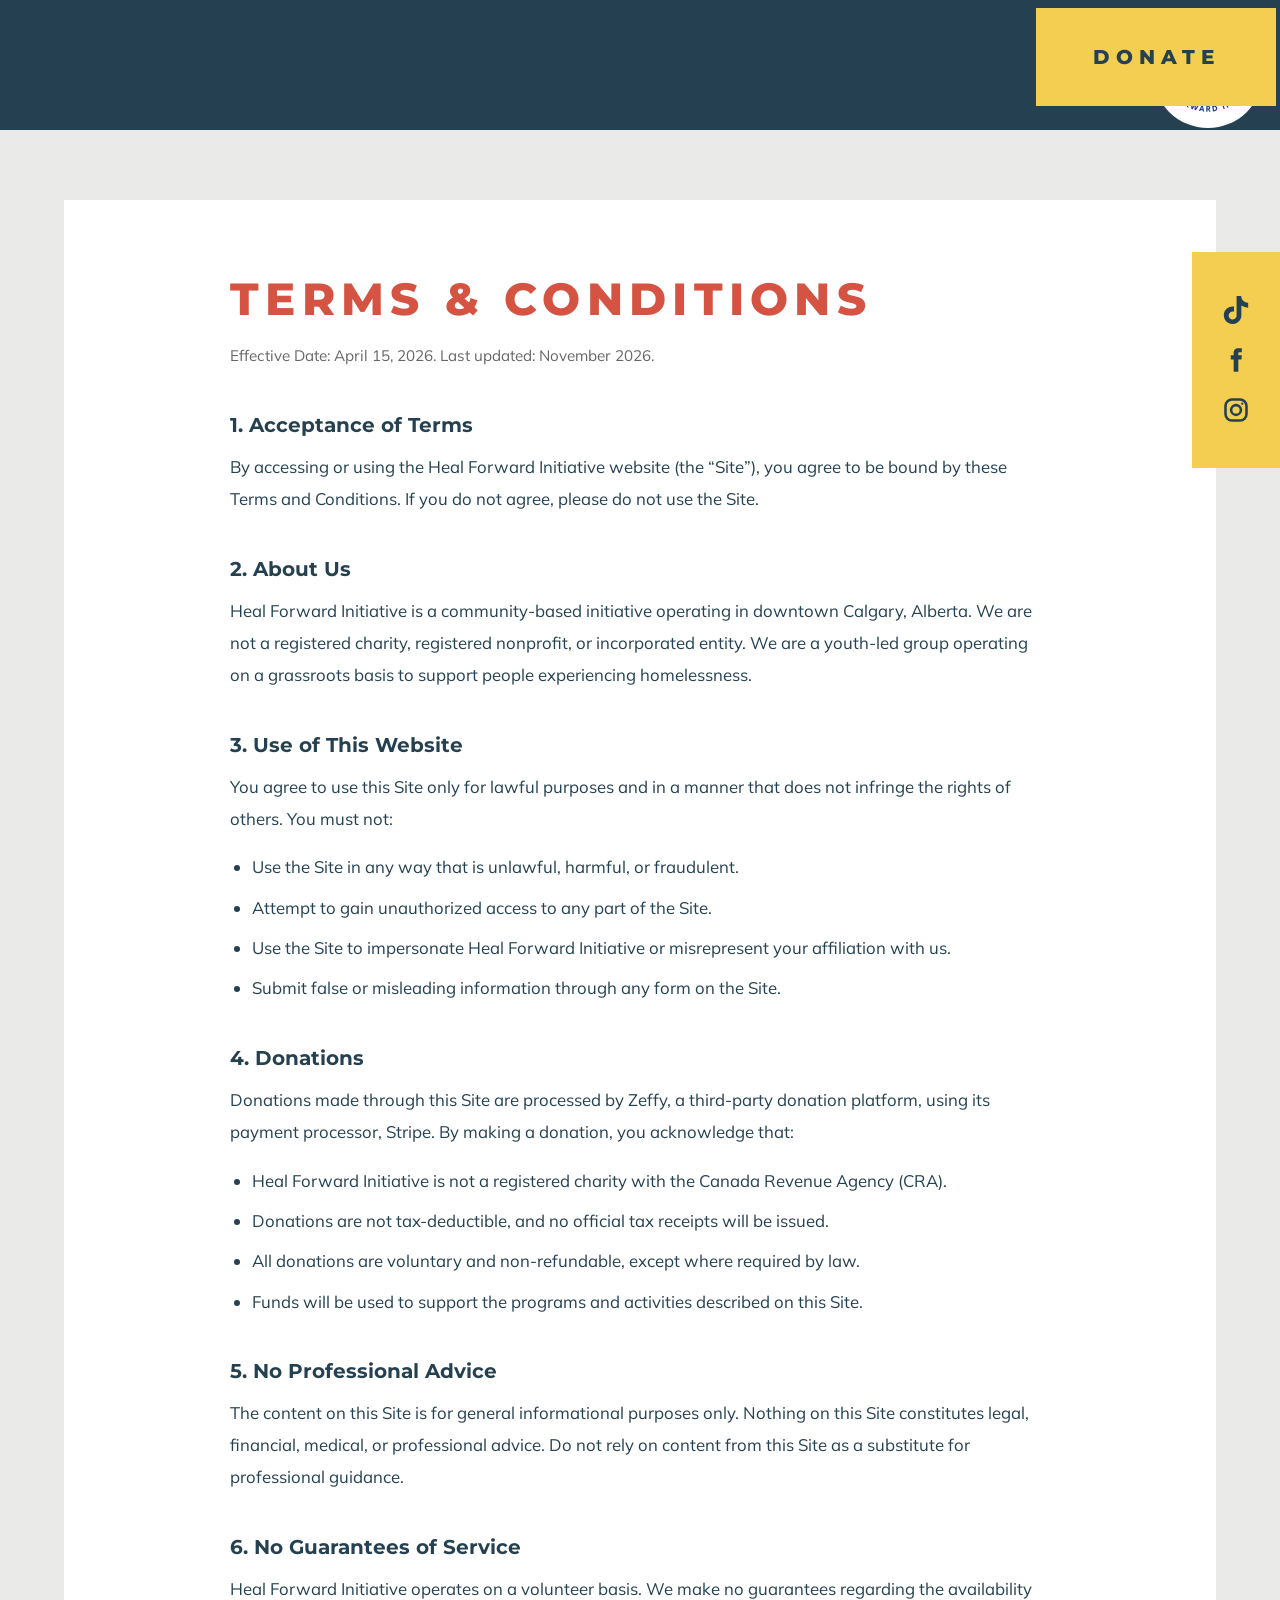
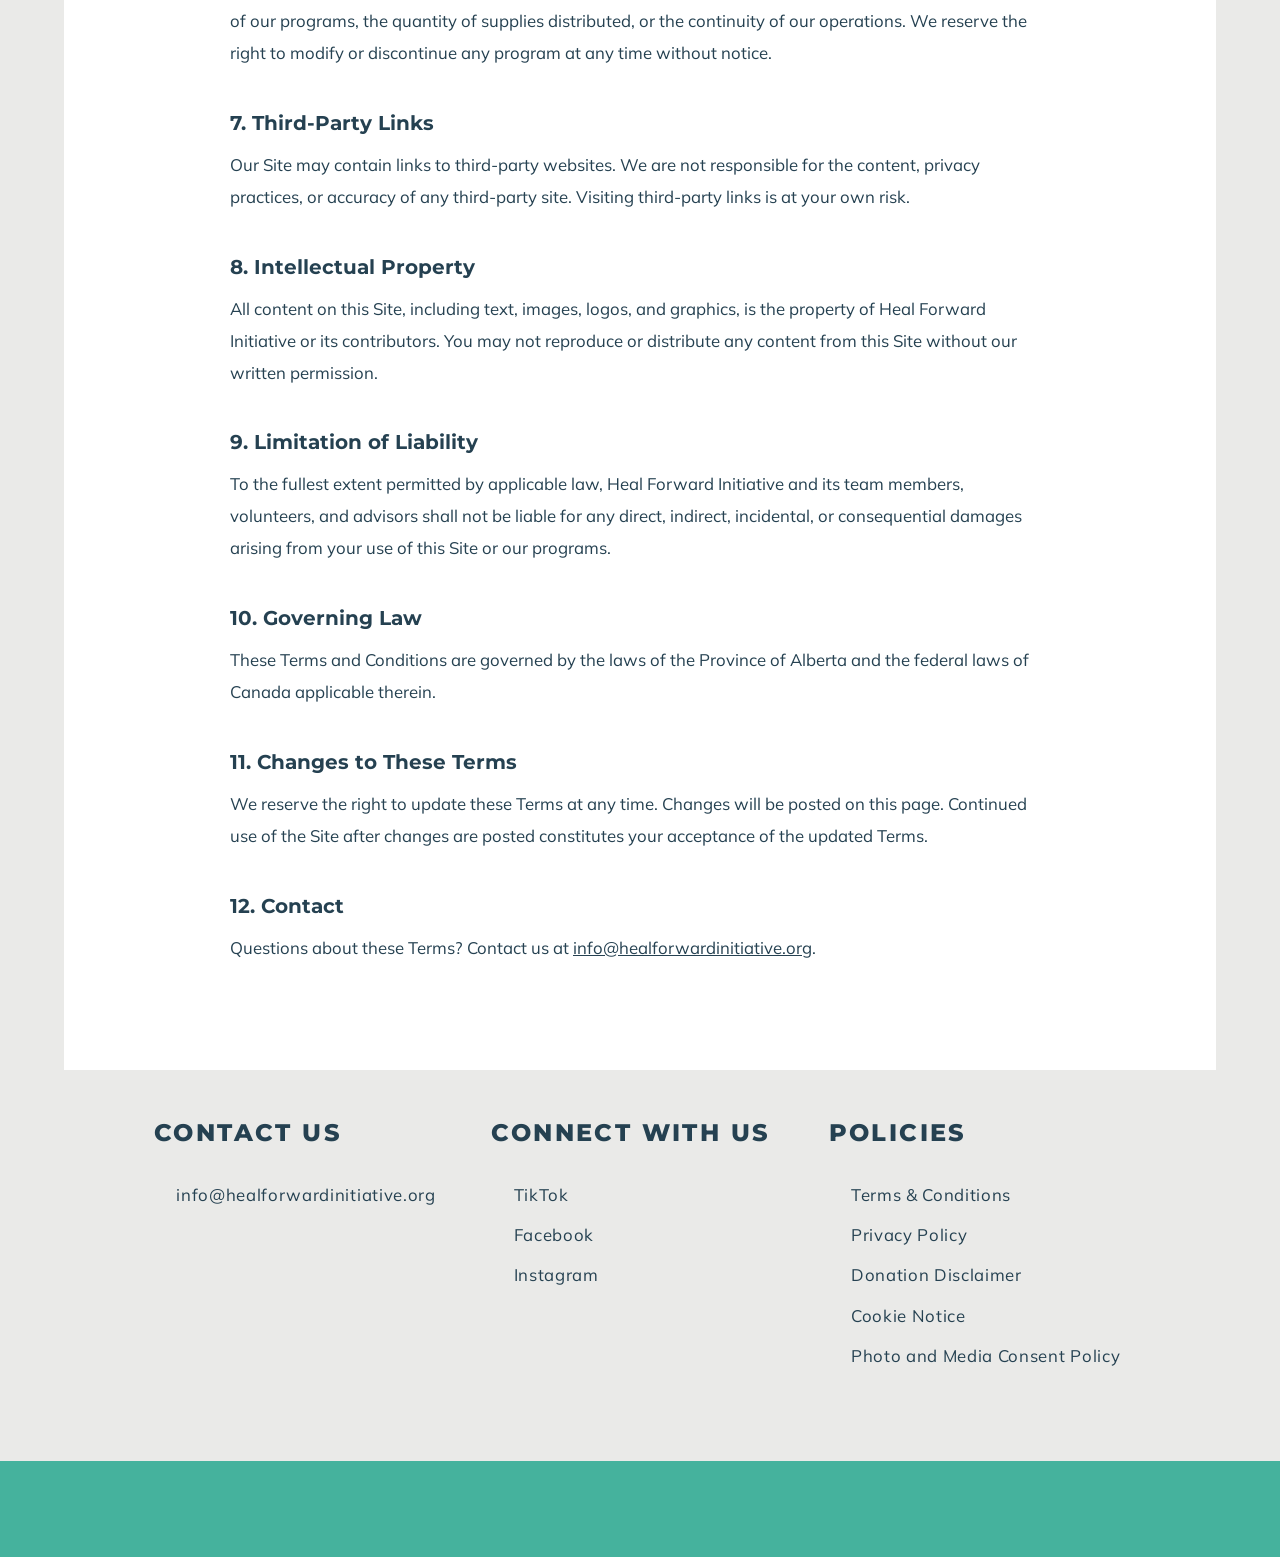
<file: terms-and-conditions/index.html>
<!DOCTYPE html>
<html lang="en">
<head>
  <meta charset="utf-8">
  <meta name="viewport" content="width=device-width, initial-scale=1">
  <meta name="color-scheme" content="only light">
  <meta name="robots" content="noindex">
  <title>Terms &amp; Conditions | Heal Forward Initiative</title>
  <meta name="description" content="Terms and Conditions for using the Heal Forward Initiative website.">
  <link rel="icon" href="/logo.png">
  <link rel="preconnect" href="https://fonts.googleapis.com">
  <link rel="preconnect" href="https://fonts.gstatic.com" crossorigin>
  <link href="https://fonts.googleapis.com/css2?family=Montserrat:wght@500;600;700;800&family=Mulish:wght@300;400;600&display=swap" rel="stylesheet">
  <link rel="stylesheet" href="/style.css">
  <style>
body.pol{background:var(--gray);color:var(--blue)}
.pol main{padding:70px 0 0}
.pol-panel{background:#fff;margin:0 5%;padding:70px 24px 90px}
.pol-wrap{max-width:820px;margin:0 auto}
.pol h1{font-size:clamp(1.8rem,4vw,2.8rem);letter-spacing:.14em;color:var(--red);line-height:1.3;margin:0 0 14px}
.pol .eff{font-size:.95rem;color:#666;margin:0 0 40px}
.pol h2{font:700 1.25rem/1.4 var(--head);text-transform:none;letter-spacing:0;color:var(--blue);margin:40px 0 12px}
.pol p,.pol li{font-size:1.05rem;line-height:1.9;margin:0 0 1em;font-weight:400}
.pol ul{margin:0 0 1.2em;padding-left:1.4em}
.pol li{margin-bottom:.5em}
.pol a{color:var(--blue)}
@media(max-width:1100px){.pol main{padding-top:0}.pol-panel{margin:0;padding:40px 20px 60px}}
  </style>
</head>
<body class="pol">

<header class="site-header">
  <div class="header-inner">
    <a class="brand" href="/">Heal Forward Initiative</a>
    <button class="menu-btn" id="menu-btn" aria-label="Menu" aria-expanded="false" aria-controls="nav"><span></span><span></span><span></span></button>
    <nav class="nav" id="nav" aria-label="Main">
      <a href="/">Home</a>
      <a href="/who-we-are/">Who We Are</a>
      <a href="/take-action/">Take Action</a>
      <a href="/support-us/">Support Us</a>
      <a href="/contact/">Contact</a>
    </nav>
    <a class="logo-link" href="/" aria-label="Heal Forward Initiative home"><img src="/logo.png" alt="Heal Forward Initiative logo" width="110" height="110"></a>
  </div>
  <a class="donate" href="/support-us/">Donate</a>
</header>

<aside class="social-bar" aria-label="Social media">
  <a href="https://www.tiktok.com/@healforwardinitiative" aria-label="TikTok"><svg viewBox="0 0 24 24" fill="currentColor"><path d="M12.525.02c1.31-.02 2.61-.01 3.91-.02.08 1.53.63 3.09 1.75 4.17 1.12 1.11 2.7 1.62 4.24 1.79v4.03c-1.44-.05-2.89-.35-4.2-.97-.57-.26-1.1-.59-1.62-.93-.01 2.92.01 5.84-.02 8.75-.08 1.4-.54 2.79-1.35 3.94-1.31 1.92-3.58 3.17-5.91 3.21-1.43.08-2.86-.31-4.08-1.03-2.02-1.19-3.44-3.37-3.65-5.71-.02-.5-.03-1-.01-1.49.18-1.9 1.12-3.72 2.58-4.96 1.66-1.44 3.98-2.13 6.15-1.72.02 1.48-.04 2.96-.04 4.44-.99-.32-2.15-.23-3.02.37-.63.41-1.11 1.04-1.36 1.75-.21.51-.15 1.07-.14 1.61.24 1.64 1.82 3.02 3.5 2.87 1.12-.01 2.19-.66 2.77-1.61.19-.33.4-.67.41-1.06.1-1.79.06-3.57.07-5.36.01-4.03-.01-8.05.02-12.07z"/></svg></a>
  <a href="https://www.facebook.com/profile.php?id=61590595524438" aria-label="Facebook"><svg viewBox="0 0 24 24" fill="currentColor"><path d="M14 8V6.5c0-.7.2-1.1 1.2-1.1H17V2h-2.8C11.2 2 10 3.7 10 6.2V8H7.5v3.5H10V22h4V11.5h2.7L17 8h-3z"/></svg></a>
  <a href="https://www.instagram.com/healforwardinitiative/" aria-label="Instagram"><svg viewBox="0 0 24 24" fill="none" stroke="currentColor" stroke-width="2.2"><rect x="3" y="3" width="18" height="18" rx="5.5"/><circle cx="12" cy="12" r="4.2"/><circle cx="17.4" cy="6.6" r="1" fill="currentColor" stroke="none"/></svg></a>
</aside>

<main>
  <section class="pol-panel">
    <div class="pol-wrap">
      <h1>Terms &amp; Conditions</h1>
      <p class="eff">Effective Date: April 15, 2026. Last updated: November 2026.</p>
      <h2>1. Acceptance of Terms</h2>
      <p>By accessing or using the Heal Forward Initiative website (the “Site”), you agree to be bound by these Terms and Conditions. If you do not agree, please do not use the Site.</p>
      <h2>2. About Us</h2>
      <p>Heal Forward Initiative is a community-based initiative operating in downtown Calgary, Alberta. We are not a registered charity, registered nonprofit, or incorporated entity. We are a youth-led group operating on a grassroots basis to support people experiencing homelessness.</p>
      <h2>3. Use of This Website</h2>
      <p>You agree to use this Site only for lawful purposes and in a manner that does not infringe the rights of others. You must not:</p>
      <ul>
        <li>Use the Site in any way that is unlawful, harmful, or fraudulent.</li>
        <li>Attempt to gain unauthorized access to any part of the Site.</li>
        <li>Use the Site to impersonate Heal Forward Initiative or misrepresent your affiliation with us.</li>
        <li>Submit false or misleading information through any form on the Site.</li>
      </ul>
      <h2>4. Donations</h2>
      <p>Donations made through this Site are processed by Zeffy, a third-party donation platform, using its payment processor, Stripe. By making a donation, you acknowledge that:</p>
      <ul>
        <li>Heal Forward Initiative is not a registered charity with the Canada Revenue Agency (CRA).</li>
        <li>Donations are not tax-deductible, and no official tax receipts will be issued.</li>
        <li>All donations are voluntary and non-refundable, except where required by law.</li>
        <li>Funds will be used to support the programs and activities described on this Site.</li>
      </ul>
      <h2>5. No Professional Advice</h2>
      <p>The content on this Site is for general informational purposes only. Nothing on this Site constitutes legal, financial, medical, or professional advice. Do not rely on content from this Site as a substitute for professional guidance.</p>
      <h2>6. No Guarantees of Service</h2>
      <p>Heal Forward Initiative operates on a volunteer basis. We make no guarantees regarding the availability of our programs, the quantity of supplies distributed, or the continuity of our operations. We reserve the right to modify or discontinue any program at any time without notice.</p>
      <h2>7. Third-Party Links</h2>
      <p>Our Site may contain links to third-party websites. We are not responsible for the content, privacy practices, or accuracy of any third-party site. Visiting third-party links is at your own risk.</p>
      <h2>8. Intellectual Property</h2>
      <p>All content on this Site, including text, images, logos, and graphics, is the property of Heal Forward Initiative or its contributors. You may not reproduce or distribute any content from this Site without our written permission.</p>
      <h2>9. Limitation of Liability</h2>
      <p>To the fullest extent permitted by applicable law, Heal Forward Initiative and its team members, volunteers, and advisors shall not be liable for any direct, indirect, incidental, or consequential damages arising from your use of this Site or our programs.</p>
      <h2>10. Governing Law</h2>
      <p>These Terms and Conditions are governed by the laws of the Province of Alberta and the federal laws of Canada applicable therein.</p>
      <h2>11. Changes to These Terms</h2>
      <p>We reserve the right to update these Terms at any time. Changes will be posted on this page. Continued use of the Site after changes are posted constitutes your acceptance of the updated Terms.</p>
      <h2>12. Contact</h2>
      <p>Questions about these Terms? Contact us at <a href="mailto:info@healforwardinitiative.org">info@healforwardinitiative.org</a>.</p>
    </div>
  </section>
</main>

<footer class="site-footer">
  <div class="footer-grid">
    <div>
      <h3>Contact Us</h3>
      <ul><li><a href="mailto:info@healforwardinitiative.org">info@healforwardinitiative.org</a></li></ul>
    </div>
    <div>
      <h3>Connect With Us</h3>
      <ul>
        <li><a href="https://www.tiktok.com/@healforwardinitiative">TikTok</a></li>
        <li><a href="https://www.facebook.com/profile.php?id=61590595524438">Facebook</a></li>
        <li><a href="https://www.instagram.com/healforwardinitiative/">Instagram</a></li>
      </ul>
    </div>
    <div>
      <h3>Policies</h3>
      <ul>
        <li><a href="/terms-and-conditions/">Terms &amp; Conditions</a></li>
        <li><a href="/privacy-policy/">Privacy Policy</a></li>
        <li><a href="/donation-disclaimer/">Donation Disclaimer</a></li>
        <li><a href="/cookie-notice/">Cookie Notice</a></li>
        <li><a href="/photo-and-media-consent-policy/">Photo and Media Consent Policy</a></li>
      </ul>
    </div>
  </div>
  <div class="footer-strip"></div>
</footer>

<script>
  var btn = document.getElementById('menu-btn'), nav = document.getElementById('nav');
  btn.addEventListener('click', function () {
    var open = nav.classList.toggle('open');
    btn.setAttribute('aria-expanded', open);
  });
</script>
</body>
</html>
</file>
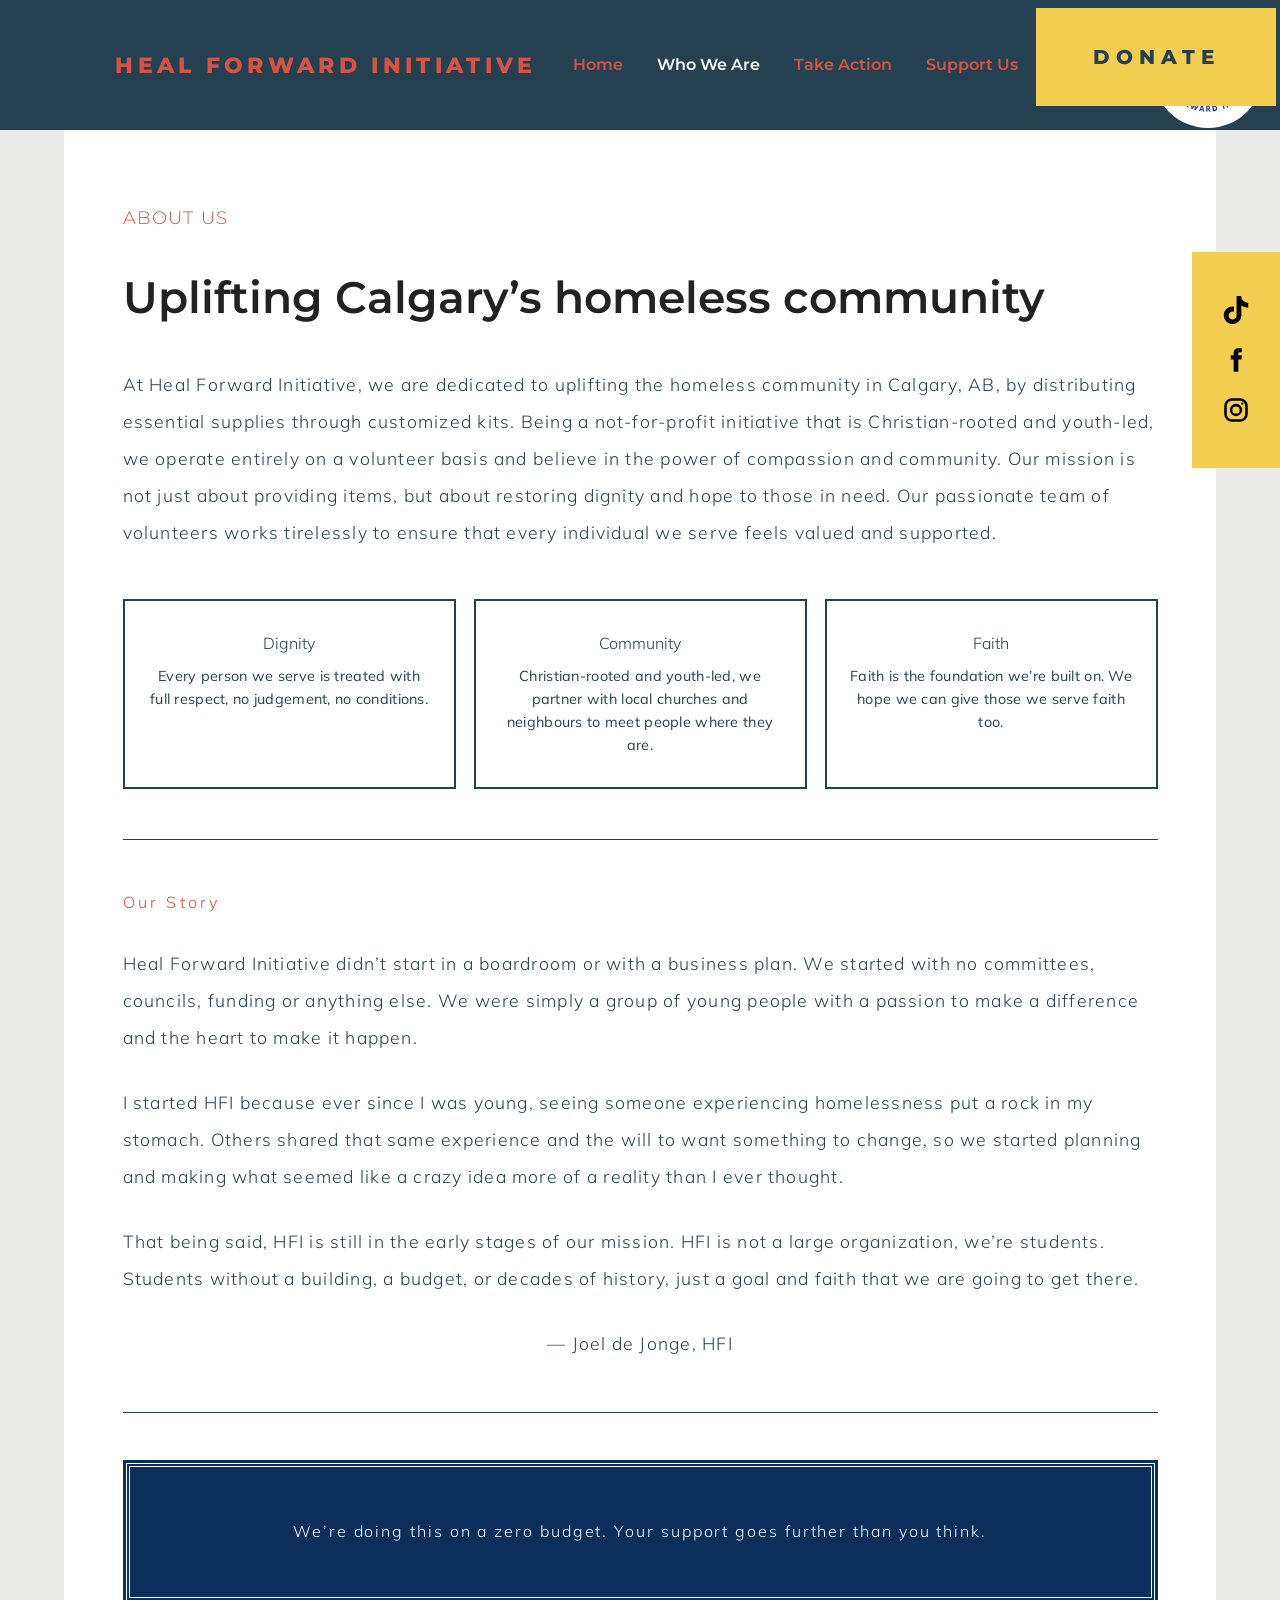
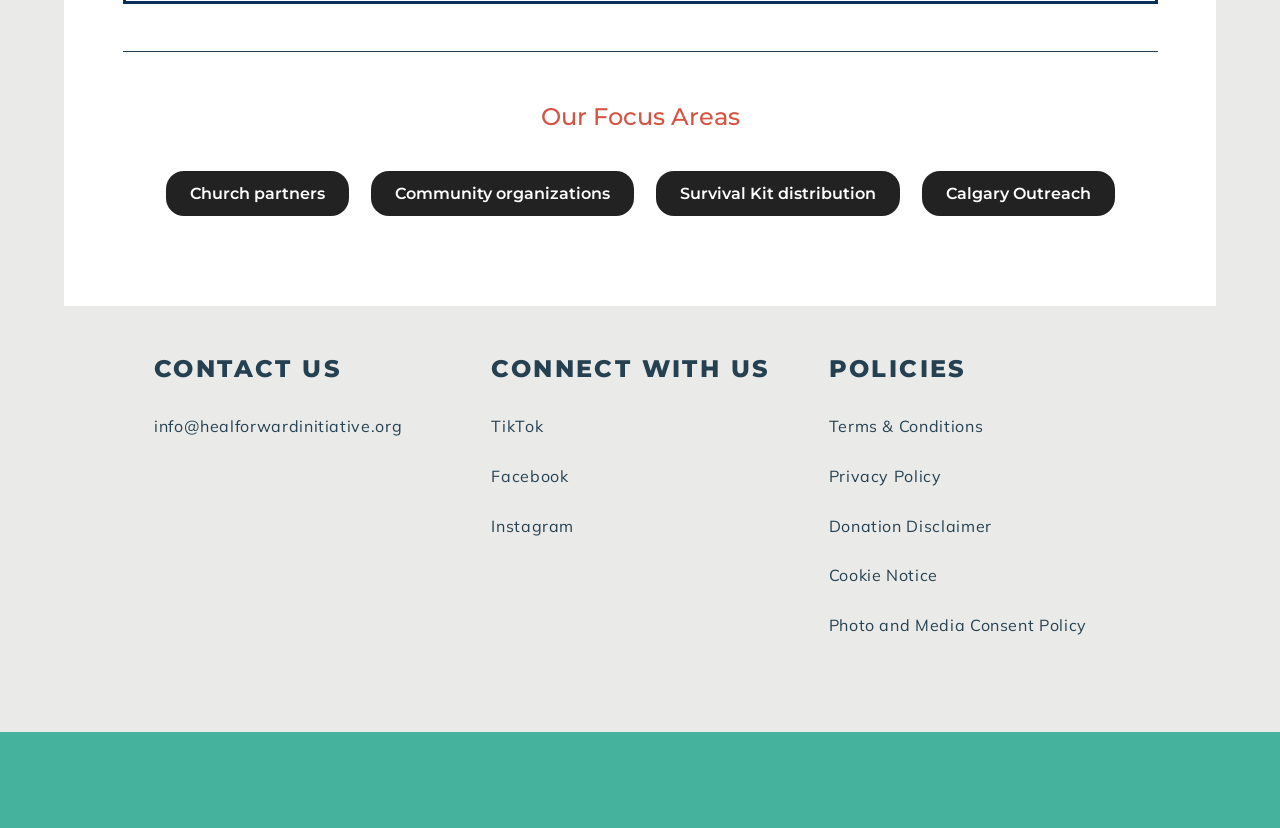
<file: who-we-are/index.html>
<!DOCTYPE html>
<html lang="en">
<head>
  <meta charset="utf-8">
  <meta name="viewport" content="width=device-width, initial-scale=1">
  <meta name="color-scheme" content="only light">
  <title>Who We Are | Heal Forward Initiative</title>
  <meta name="description" content="Heal Forward Initiative is a Calgary-based youth initiative on a mission to serve people experiencing homelessness with dignity and genuine care.">
  <!-- head-pass -->
  <link rel="canonical" href="https://www.healforwardinitiative.org/who-we-are/">
  <meta name="theme-color" content="#254151">
  <meta property="og:type" content="website">
  <meta property="og:site_name" content="Heal Forward Initiative">
  <meta property="og:title" content="Who We Are | Heal Forward Initiative">
  <meta property="og:description" content="Heal Forward Initiative is a Calgary-based youth initiative on a mission to serve people experiencing homelessness with dignity and genuine care.">
  <meta property="og:url" content="https://www.healforwardinitiative.org/who-we-are/">
  <meta property="og:image" content="https://www.healforwardinitiative.org/share.png">
  <meta property="og:image:width" content="1200">
  <meta property="og:image:height" content="630">
  <meta property="og:image:alt" content="Heal Forward Initiative logo with the words Restoring dignity, faith, and hope in Calgary">
  <meta name="twitter:card" content="summary_large_image">
  <!-- /head-pass -->
  <link rel="icon" href="/logo.png">
  <link rel="preconnect" href="https://fonts.googleapis.com">
  <link rel="preconnect" href="https://fonts.gstatic.com" crossorigin>
  <link href="https://fonts.googleapis.com/css2?family=Montserrat:wght@500;600;800&family=Mulish:wght@300;400;600&family=Playfair+Display:ital,wght@0,400;1,400&family=Jost:wght@300&display=swap" rel="stylesheet">
  <link rel="stylesheet" href="/style.css">
  <link rel="stylesheet" href="/inner.css">
</head>
<body class="inner">

<header class="site-header">
  <div class="header-inner">
    <a class="brand" href="/">Heal Forward Initiative</a>
    <button class="menu-btn" id="menu-btn" aria-label="Menu" aria-expanded="false" aria-controls="nav"><span></span><span></span><span></span></button>
    <nav class="nav" id="nav" aria-label="Main">
      <a href="/">Home</a>
      <a href="/who-we-are/" class="current" aria-current="page">Who We Are</a>
      <a href="/take-action/">Take Action</a>
      <a href="/support-us/">Support Us</a>
      <a href="/contact/">Contact</a>
    </nav>
    <a class="logo-link" href="/" aria-label="Heal Forward Initiative home"><img src="/logo.png" alt="Heal Forward Initiative logo" width="110" height="110"></a>
  </div>
  <a class="donate" href="/support-us/">Donate</a>
</header>

<aside class="social-bar" aria-label="Social media">
  <a href="https://www.tiktok.com/@healforwardinitiative" aria-label="TikTok"><svg viewBox="0 0 24 24" fill="currentColor"><path d="M12.525.02c1.31-.02 2.61-.01 3.91-.02.08 1.53.63 3.09 1.75 4.17 1.12 1.11 2.7 1.62 4.24 1.79v4.03c-1.44-.05-2.89-.35-4.2-.97-.57-.26-1.1-.59-1.62-.93-.01 2.92.01 5.84-.02 8.75-.08 1.4-.54 2.79-1.35 3.94-1.31 1.92-3.58 3.17-5.91 3.21-1.43.08-2.86-.31-4.08-1.03-2.02-1.19-3.44-3.37-3.65-5.71-.02-.5-.03-1-.01-1.49.18-1.9 1.12-3.72 2.58-4.96 1.66-1.44 3.98-2.13 6.15-1.72.02 1.48-.04 2.96-.04 4.44-.99-.32-2.15-.23-3.02.37-.63.41-1.11 1.04-1.36 1.75-.21.51-.15 1.07-.14 1.61.24 1.64 1.82 3.02 3.5 2.87 1.12-.01 2.19-.66 2.77-1.61.19-.33.4-.67.41-1.06.1-1.79.06-3.57.07-5.36.01-4.03-.01-8.05.02-12.07z"/></svg></a>
  <a href="https://www.facebook.com/profile.php?id=61590595524438" aria-label="Facebook"><svg viewBox="0 0 24 24" fill="currentColor"><path d="M14 8V6.5c0-.7.2-1.1 1.2-1.1H17V2h-2.8C11.2 2 10 3.7 10 6.2V8H7.5v3.5H10V22h4V11.5h2.7L17 8h-3z"/></svg></a>
  <a href="https://www.instagram.com/healforwardinitiative/" aria-label="Instagram"><svg viewBox="0 0 24 24" fill="none" stroke="currentColor" stroke-width="2.2"><rect x="3" y="3" width="18" height="18" rx="5.5"/><circle cx="12" cy="12" r="4.2"/><circle cx="17.4" cy="6.6" r="1" fill="currentColor" stroke="none"/></svg></a>
</aside>

<main class="panel">
  <div class="panel-inner">
    <p class="eyebrow">About Us</p>
    <h1>Uplifting Calgary&rsquo;s homeless community</h1>
    <p>At Heal Forward Initiative, we are dedicated to uplifting the homeless community in Calgary, AB, by distributing essential supplies through customized kits. Being a not-for-profit initiative that is Christian-rooted and youth-led, we operate entirely on a volunteer basis and believe in the power of compassion and community. Our mission is not just about providing items, but about restoring dignity and hope to those in need. Our passionate team of volunteers works tirelessly to ensure that every individual we serve feels valued and supported.</p>

    <div class="values">
      <div class="value"><h3>Dignity</h3><p>Every person we serve is treated with full respect, no judgement, no conditions.</p></div>
      <div class="value"><h3>Community</h3><p>Christian-rooted and youth-led, we partner with local churches and neighbours to meet people where they are.</p></div>
      <div class="value"><h3>Faith</h3><p>Faith is the foundation we&rsquo;re built on. We hope we can give those we serve faith too.</p></div>
    </div>

    <hr class="rule">

    <h2>Our Story</h2>
    <p>Heal Forward Initiative didn&rsquo;t start in a boardroom or with a business plan. We started with no committees, councils, funding or anything else. We were simply a group of young people with a passion to make a difference and the heart to make it happen.</p>
    <p>I started HFI because ever since I was young, seeing someone experiencing homelessness put a rock in my stomach. Others shared that same experience and the will to want something to change, so we started planning and making what seemed like a crazy idea more of a reality than I ever thought.</p>
    <p>That being said, HFI is still in the early stages of our mission. HFI is not a large organization, we&rsquo;re students. Students without a building, a budget, or decades of history, just a goal and faith that we are going to get there.</p>
    <p class="sign">&mdash; Joel de Jonge, HFI</p>

    <hr class="rule">

    <a class="zero-box" href="/support-us/">We&rsquo;re doing this on a zero budget. Your support goes further than you think.</a>

    <hr class="rule">

    <section class="focus">
      <h2>Our Focus Areas</h2>
      <ul class="chips">
        <li>Church partners</li>
        <li>Community organizations</li>
        <li>Survival Kit distribution</li>
        <li>Calgary Outreach</li>
      </ul>
    </section>
  </div>
</main>

<footer class="site-footer">
  <div class="footer-grid">
    <div>
      <h3>Contact Us</h3>
      <ul><li><a href="mailto:info@healforwardinitiative.org">info@healforwardinitiative.org</a></li></ul>
    </div>
    <div>
      <h3>Connect With Us</h3>
      <ul>
        <li><a href="https://www.tiktok.com/@healforwardinitiative">TikTok</a></li>
        <li><a href="https://www.facebook.com/profile.php?id=61590595524438">Facebook</a></li>
        <li><a href="https://www.instagram.com/healforwardinitiative/">Instagram</a></li>
      </ul>
    </div>
    <div>
      <h3>Policies</h3>
      <ul>
        <li><a href="/terms-and-conditions/">Terms &amp; Conditions</a></li>
        <li><a href="/privacy-policy/">Privacy Policy</a></li>
        <li><a href="/donation-disclaimer/">Donation Disclaimer</a></li>
        <li><a href="/cookie-notice/">Cookie Notice</a></li>
        <li><a href="/photo-and-media-consent-policy/">Photo and Media Consent Policy</a></li>
      </ul>
    </div>
  </div>
  <div class="footer-strip"></div>
</footer>

<script>
  var btn = document.getElementById('menu-btn'), nav = document.getElementById('nav');
  btn.addEventListener('click', function () {
    var open = nav.classList.toggle('open');
    btn.setAttribute('aria-expanded', open);
  });
</script>
</body>
</html>
</file>
<file: style.css>
:root {
  --red: #d55342;
  --green: #45b29d;
  --yellow: #f4ce50;
  --blue: #254151;
  --gray: #eaeae8;
  --head: 'Montserrat', 'Arial Black', Arial, sans-serif;
  --body: 'Mulish', 'Helvetica Neue', Arial, sans-serif;
}
* { box-sizing: border-box; }
html { scroll-behavior: smooth; }
body { margin: 0; background: var(--blue); color: #fff; font-family: var(--body); font-weight: 300; line-height: 1.6; }
a { color: inherit; }
:focus-visible { outline: 3px solid var(--yellow); outline-offset: 3px; }
h1, h2, h3 { font-family: var(--head); font-weight: 800; text-transform: uppercase; margin: 0; }

/* Header */
.site-header { position: sticky; top: 0; z-index: 20; background: var(--blue); height: 130px; }
.header-inner { display: flex; align-items: center; gap: 36px; height: 100%; padding-left: 9vw; }
.brand { font-family: var(--head); font-weight: 800; font-size: 1.35rem; letter-spacing: .2em; text-transform: uppercase; text-decoration: none; color: var(--red); white-space: nowrap; }
.nav { display: flex; gap: 34px; }
.nav a { font-family: var(--head); font-weight: 600; font-size: 1rem; text-decoration: none; color: var(--red); }
.nav a.current { color: #fff; }
.nav a:hover { color: #fff; }
.logo-link { display: block; width: 110px; height: 110px; border-radius: 50%; background: #fff; overflow: hidden; flex: none; margin-top: 16px; }
.logo-link img { display: block; width: 100%; height: 100%; }
.menu-btn { display: none; }
.donate { position: absolute; top: 8px; right: 4px; width: 240px; height: 98px; display: flex; align-items: center; justify-content: center; background: var(--yellow); color: var(--blue); font-family: var(--head); font-weight: 800; font-size: 1.25rem; letter-spacing: .3em; text-transform: uppercase; text-decoration: none; }
.donate:hover { background: #fff; }

/* Social bar */
.social-bar { position: fixed; right: 0; top: 28vh; z-index: 15; width: 88px; padding: 44px 0; display: flex; flex-direction: column; align-items: center; gap: 22px; background: var(--yellow); color: #000; }
.social-bar svg { display: block; width: 28px; height: 28px; }

/* Hero */
.hero { text-align: center; padding: 70px 24px 80px; }
.hero h1 { color: var(--yellow); font-size: clamp(2.6rem, 7vw, 5.4rem); letter-spacing: .14em; line-height: 1.45; max-width: 1000px; margin: 0 auto 50px; }
.lead { font-size: clamp(1.2rem, 2vw, 1.65rem); max-width: 900px; margin: 0 auto; }
.verse { font-weight: 600; font-size: clamp(1.05rem, 1.7vw, 1.4rem); max-width: 900px; margin: 48px auto; }
.btn-dark { display: inline-block; background: #222; color: #fff; text-decoration: none; padding: 18px 56px; font-weight: 400; letter-spacing: .05em; font-size: 1.1rem; }
.btn-dark:hover { background: #000; }

/* Mission / Join band */
.band { display: grid; grid-template-columns: 1.7fr 1fr; margin: 0 5%; min-height: 395px; }
.band h2 { font-size: clamp(1.8rem, 3vw, 2.6rem); letter-spacing: .12em; }
.band-mission { background: var(--gray); color: var(--blue); text-align: center; padding: 70px 48px; }
.band-mission p { font-size: clamp(1.15rem, 1.7vw, 1.5rem); line-height: 1.9; max-width: 600px; margin: 24px auto; }
.text-link { color: var(--green); text-decoration: none; font-size: 1.1rem; }
.text-link:hover { text-decoration: underline; }
.band-join { background: var(--red); color: #fff; text-align: center; padding: 70px 24px; }
.band-join h2 { margin-bottom: 56px; }

/* Pill buttons */
.btn-pill { display: inline-block; background: #fff; color: var(--red); font-family: var(--head); font-weight: 600; text-decoration: none; padding: 18px 40px; border-radius: 50px; text-transform: uppercase; font-size: 1rem; }
.cta .btn-pill { text-transform: none; font-size: 1.05rem; padding: 20px 48px; }
.btn-pill:hover { background: var(--yellow); color: var(--blue); }

/* Why this matters */
.why { padding: 70px 5% 90px; text-align: center; }
.why h2 { color: var(--yellow); font-size: clamp(2rem, 4.5vw, 3.6rem); letter-spacing: .22em; margin-bottom: 36px; }
.why-box { display: grid; grid-template-columns: 1fr 1fr; max-width: 1180px; margin: 0 auto; border: 4px solid var(--yellow); }
.why-box p { margin: 0; padding: 40px 36px; font-size: clamp(1.1rem, 1.9vw, 1.7rem); line-height: 1.7; }
.why-box p + p { border-left: 4px solid var(--yellow); }

/* Call to action */
.cta { background: var(--red); display: flex; align-items: center; justify-content: center; gap: 90px; padding: 100px 5%; }
.cta h2 { font-size: clamp(1.4rem, 2.4vw, 2rem); letter-spacing: .12em; max-width: 620px; }

/* Footer */
.site-footer { background: var(--gray); color: var(--blue); }
.footer-grid { display: grid; grid-template-columns: repeat(3, 1fr); gap: 40px; max-width: 1100px; margin: 0 auto; padding: 44px 5% 70px; }
.site-footer h3 { font-size: 1.5rem; letter-spacing: .1em; margin-bottom: 26px; }
.site-footer ul { list-style: none; margin: 0; padding: 0; }
.site-footer li { margin-bottom: 24px; font-weight: 400; letter-spacing: .04em; }
.site-footer a { text-decoration: none; }
.site-footer a:hover { text-decoration: underline; }
.footer-strip { height: 96px; background: var(--green); }

/* Tablet and phone */
@media (max-width: 1100px) {
  .site-header { position: static; height: auto; padding: 36px 16px 28px; text-align: center; }
  .header-inner { flex-direction: column; gap: 22px; padding: 0; }
  .brand { font-size: clamp(1rem, 4.4vw, 1.6rem); white-space: normal; }
  .logo-link { display: none; }
  .menu-btn { display: block; background: none; border: 0; padding: 10px; cursor: pointer; }
  .menu-btn span { display: block; width: 38px; height: 4px; background: #fff; margin: 7px 0; border-radius: 2px; }
  .nav { display: none; flex-direction: column; gap: 16px; }
  .nav.open { display: flex; }
  .donate { position: static; width: 82%; height: 62px; margin: 28px auto 0; }
  .social-bar { display: none; }
  .band { grid-template-columns: 1fr; margin: 0; }
  .band-mission, .band-join { padding: 60px 24px; }
  .why-box { grid-template-columns: 1fr; border: 0; border-top: 4px solid var(--yellow); border-bottom: 4px solid var(--yellow); }
  .why-box p + p { border-left: 0; }
  .cta { flex-direction: column; gap: 40px; text-align: center; padding: 70px 24px; }
  .footer-grid { grid-template-columns: 1fr; text-align: center; padding-bottom: 50px; }
}
@media (prefers-reduced-motion: reduce) { html { scroll-behavior: auto; } }
</file>
<file: contact/contact.css>
/* Contact page only (self-contained) */
body.ct { background: var(--gray); color: var(--blue); }
.ct main { padding-top: 100px; }
.c-panel { background: #fff; margin: 0 5%; padding: 80px 24px 110px; }
.c-wrap { max-width: 1078px; margin: 0 auto; }
.c-panel h1 { font-size: clamp(2rem, 5vw, 3.6rem); letter-spacing: .2em; color: var(--red); text-align: center; line-height: 1.4; margin: 0 0 70px; }
.c-grid { display: grid; grid-template-columns: 1fr 1.15fr; gap: 110px; align-items: start; }
.c-intro { font-size: 1.05rem; line-height: 2.3; letter-spacing: .02em; margin: 0 0 40px; }
.c-row { display: flex; align-items: center; gap: 26px; margin: 0 0 44px; font-size: 1.3rem; }
.c-row svg { flex: none; width: 36px; }
.c-row a { text-decoration: none; }
.c-row a:hover { text-decoration: underline; }
.c-form .pair { display: grid; grid-template-columns: 1fr 1fr; gap: 36px; }
.c-form label { display: block; font-size: 1rem; color: #666; margin: 0 0 2px; }
.c-form .f { margin: 0 0 14px; }
.c-form input, .c-form textarea { width: 100%; border: 0; border-bottom: 1px solid #999; background: transparent; font: 300 1.1rem var(--body); color: var(--blue); padding: 12px 0 8px; border-radius: 0; }
.c-form textarea { height: 140px; resize: vertical; }
.c-form input:focus, .c-form textarea:focus { outline: 0; border-bottom: 2px solid var(--red); }
.c-send { display: block; margin: 20px auto 0; background: none; border: 0; color: var(--red); font: 600 1.05rem var(--body); cursor: pointer; padding: 10px 24px; }
.c-send:hover { text-decoration: underline; }
.c-send:disabled { opacity: .6; cursor: default; }
.c-status { text-align: center; font-size: 1rem; min-height: 1.5em; margin: 10px 0 0; }
.c-note { text-align: center; font-size: .85rem; color: #666; margin: 6px 0 0; }
.c-rule { border: 0; border-top: 2px solid #555; margin: 80px 0 60px; }
.c-panel h2 { font-size: 1.3rem; letter-spacing: .28em; text-align: center; margin: 0 0 50px; }
.team { list-style: none; margin: 0; padding: 0; text-align: center; }
.team li { font: 600 clamp(1.1rem, 1.7vw, 1.5rem) var(--body); color: #666; line-height: 1.7; margin: 0 0 22px; }
@media (max-width: 1100px) {
  .ct main { padding-top: 0; }
  .c-panel { margin: 0; padding: 40px 20px 70px; }
  .c-panel h1 { margin-bottom: 36px; }
  .c-grid { grid-template-columns: 1fr; gap: 20px; }
  .c-intro { text-align: center; }
  .c-form .pair { grid-template-columns: 1fr; gap: 0; }
  .c-row { font-size: 1.15rem; gap: 18px; }
  .c-rule { margin: 50px 0 40px; }
}
</file>
<file: take-action/take-action.css>
/* Take Action page only (self-contained) */
body.ta { --dgray: #646462; --lgray: #cfcfcd; --btn: #3e7b52; background: var(--dgray); color: #fff; }
.ta-wrap { max-width: 1100px; margin: 0 auto; padding: 0 24px; }
.ta-intro { padding: 80px 0 80px; }
.ta-eyebrow { color: var(--red); font: 400 1.1rem var(--body); letter-spacing: .04em; text-transform: uppercase; margin: 0 0 22px; }
.ta-intro h1 { font-size: clamp(2rem, 5.2vw, 4.2rem); letter-spacing: .14em; line-height: 1.45; color: #fff; margin: 0 0 40px; }
.ta-intro p { font-size: 1.25rem; line-height: 1.9; max-width: 880px; margin: 0; }

.ways { background: var(--lgray); color: var(--blue); margin: 0 48px; padding: 60px 0 40px; }
.ways-top { display: grid; grid-template-columns: 1.1fr 1fr; gap: 40px; align-items: start; }
.ways-kicker { font: 800 1rem var(--head); letter-spacing: .2em; text-transform: uppercase; color: #222; margin: 12px 0 44px; }
.ways h2 { font: 400 clamp(2.2rem, 4vw, 3.4rem)/1.2 var(--body); color: var(--red); text-transform: none; letter-spacing: 0; margin: 0; }
.ways-note { font-size: 1.1rem; line-height: 2.1; margin: 8px 0 0; }
.cols { display: grid; grid-template-columns: repeat(3, 1fr); gap: 0 24px; margin-top: 44px; text-align: center; }
.item { padding: 0 8px 56px; }
.item svg { width: 58px; height: 58px; fill: none; stroke: #111; stroke-width: 1.5; stroke-linecap: round; stroke-linejoin: round; }
.item h3 { font-size: 1.5rem; letter-spacing: .2em; line-height: 1.7; color: var(--blue); margin: 22px 0 30px; }
.item p { font-size: 1.05rem; line-height: 2.15; margin: 0; }
.teal { stroke: #1a9a8f !important; }
.teal-fill { fill: #1a9a8f !important; stroke: none !important; }
.orange { stroke: #f08a2e !important; }
.pray-lead { text-align: center; font: 600 1.7rem var(--body); color: #666; margin: 6px 0 26px; }
.pray-title { display: flex; justify-content: center; align-items: center; gap: 18px; }
.pray-title svg { width: 48px; height: 48px; fill: none; stroke: #8b1a1a; stroke-width: 1.5; stroke-linejoin: round; }
.pray-title h3 { font-size: 1.7rem; letter-spacing: .2em; color: var(--blue); margin: 0; }
.pray-text { text-align: center; max-width: 900px; margin: 26px auto 30px; font-size: 1.05rem; line-height: 2; }

.heart { padding: 90px 0; }
.heart .ta-eyebrow { font-size: 1.2rem; text-transform: none; }
.heart h2 { color: #fff; font-size: clamp(2rem, 4.5vw, 3.4rem); letter-spacing: .2em; margin: 0 0 30px; }
.heart p { font-size: 1.15rem; line-height: 1.9; margin: 0; max-width: 880px; }
.verse { border-left: 4px solid var(--red); margin: 40px 0 0; padding: 6px 0 6px 40px; font: italic 400 clamp(1.15rem, 1.9vw, 1.55rem)/2 'EB Garamond', Georgia, serif; max-width: 960px; }
.verse cite { display: block; margin-top: 28px; font-style: normal; }

.go { background: var(--lgray); color: var(--blue); margin: 0 48px 80px; padding: 70px 0 80px; }
.go p { font-size: clamp(1.15rem, 1.7vw, 1.4rem); line-height: 1.9; margin: 0 0 30px; max-width: 1050px; }
.btn-green { display: inline-block; background: var(--btn); color: #fff; font: 400 1.1rem var(--body); letter-spacing: .2em; text-transform: uppercase; text-decoration: none; padding: 18px 44px; border-radius: 40px; }
.btn-green:hover { background: #2f6340; }

@media (max-width: 1100px) {
  .ta-intro { padding: 50px 0; }
  .ways { margin: 0; padding: 50px 20px 20px; }
  .ways-top { grid-template-columns: 1fr; gap: 10px; }
  .ways-kicker { margin-bottom: 24px; }
  .cols { grid-template-columns: 1fr; margin-top: 30px; }
  .heart { padding: 60px 0; }
  .verse { padding-left: 20px; }
  .go { margin: 0 0 50px; padding: 50px 20px 60px; text-align: center; }
  .pray-title { flex-direction: column; gap: 10px; }
}
</file>
<file: inner.css>
/* Inner pages (Who We Are, Take Action, etc.) */
body.inner { background: var(--gray); color: var(--blue); }
.panel { background: #fff; margin: 0 5%; padding: 70px 24px 90px; }
.panel-inner { max-width: 1035px; margin: 0 auto; }
.eyebrow { font-family: var(--head); font-weight: 800; font-size: 1.6rem; letter-spacing: .12em; text-transform: uppercase; color: var(--red); margin: 0 0 18px; }
.panel h1 { font: 600 clamp(1.9rem, 3.4vw, 2.8rem)/1.5 var(--head); letter-spacing: 0; text-transform: none; color: #222; margin: 0 0 36px; }
.panel p { font-weight: 300; font-size: 1.1rem; letter-spacing: .07em; line-height: 2.1; margin: 0 0 1.6em; }
.values { display: grid; grid-template-columns: repeat(3, 1fr); gap: 18px; margin: 48px 0; }
.value { border: 2px solid var(--blue); padding: 30px 22px; text-align: center; }
.value h3 { font: italic 400 1.35rem var(--serif); text-transform: none; margin-bottom: 8px; }
.value p { font-size: .9rem; font-weight: 400; letter-spacing: .02em; line-height: 1.6; margin: 0; }
.rule { border: 0; border-top: 1px solid var(--blue); margin: 50px 0; }
.panel h2 { font: 300 clamp(1.8rem, 3vw, 2.4rem) var(--alt); letter-spacing: .2em; text-transform: none; color: var(--red); margin: 0 0 30px; }
.sign { text-align: center; margin-top: 70px; }
.zero-box { display: block; background: #0c2e5c; color: #fff; text-align: center; text-decoration: none; padding: 52px 28px; border: 4px double #fff; box-shadow: 0 0 0 3px #0c2e5c; font: 400 clamp(1.05rem, 1.8vw, 1.35rem)/1.7 var(--serif); letter-spacing: .12em; margin: 0 3px; }
.zero-box:hover { text-decoration: underline; }
.focus h2 { text-align: center; font: 500 1.5rem var(--head); letter-spacing: 0; margin: 0 0 40px; }
.chips { list-style: none; display: flex; flex-wrap: wrap; justify-content: center; gap: 22px; margin: 0; padding: 0; }
.chips li { background: #222; color: #fff; font: 600 1rem var(--head); padding: 13px 24px; border-radius: 18px; }

@media (max-width: 1100px) {
  .panel { margin: 0; padding: 56px 20px 70px; text-align: center; }
  .values { grid-template-columns: 1fr; }
  .panel p { letter-spacing: .05em; }
}
</file>
